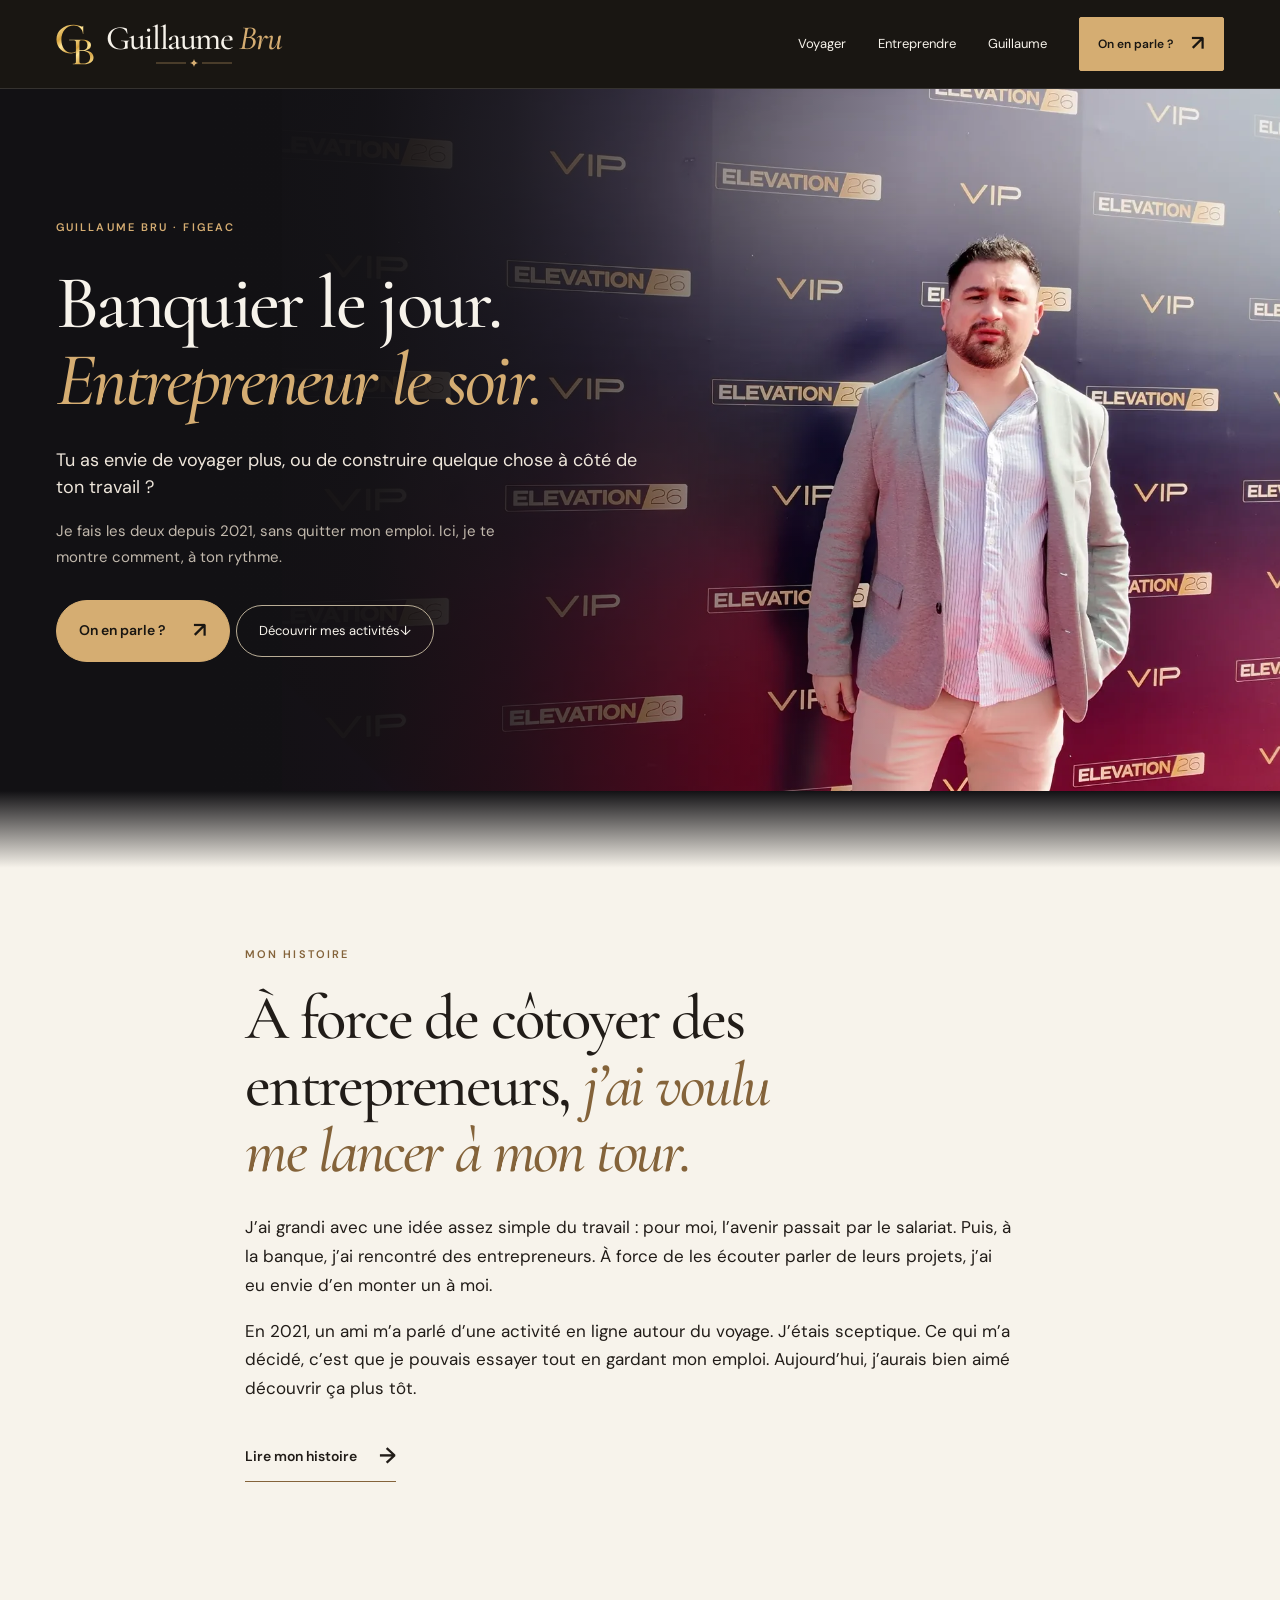
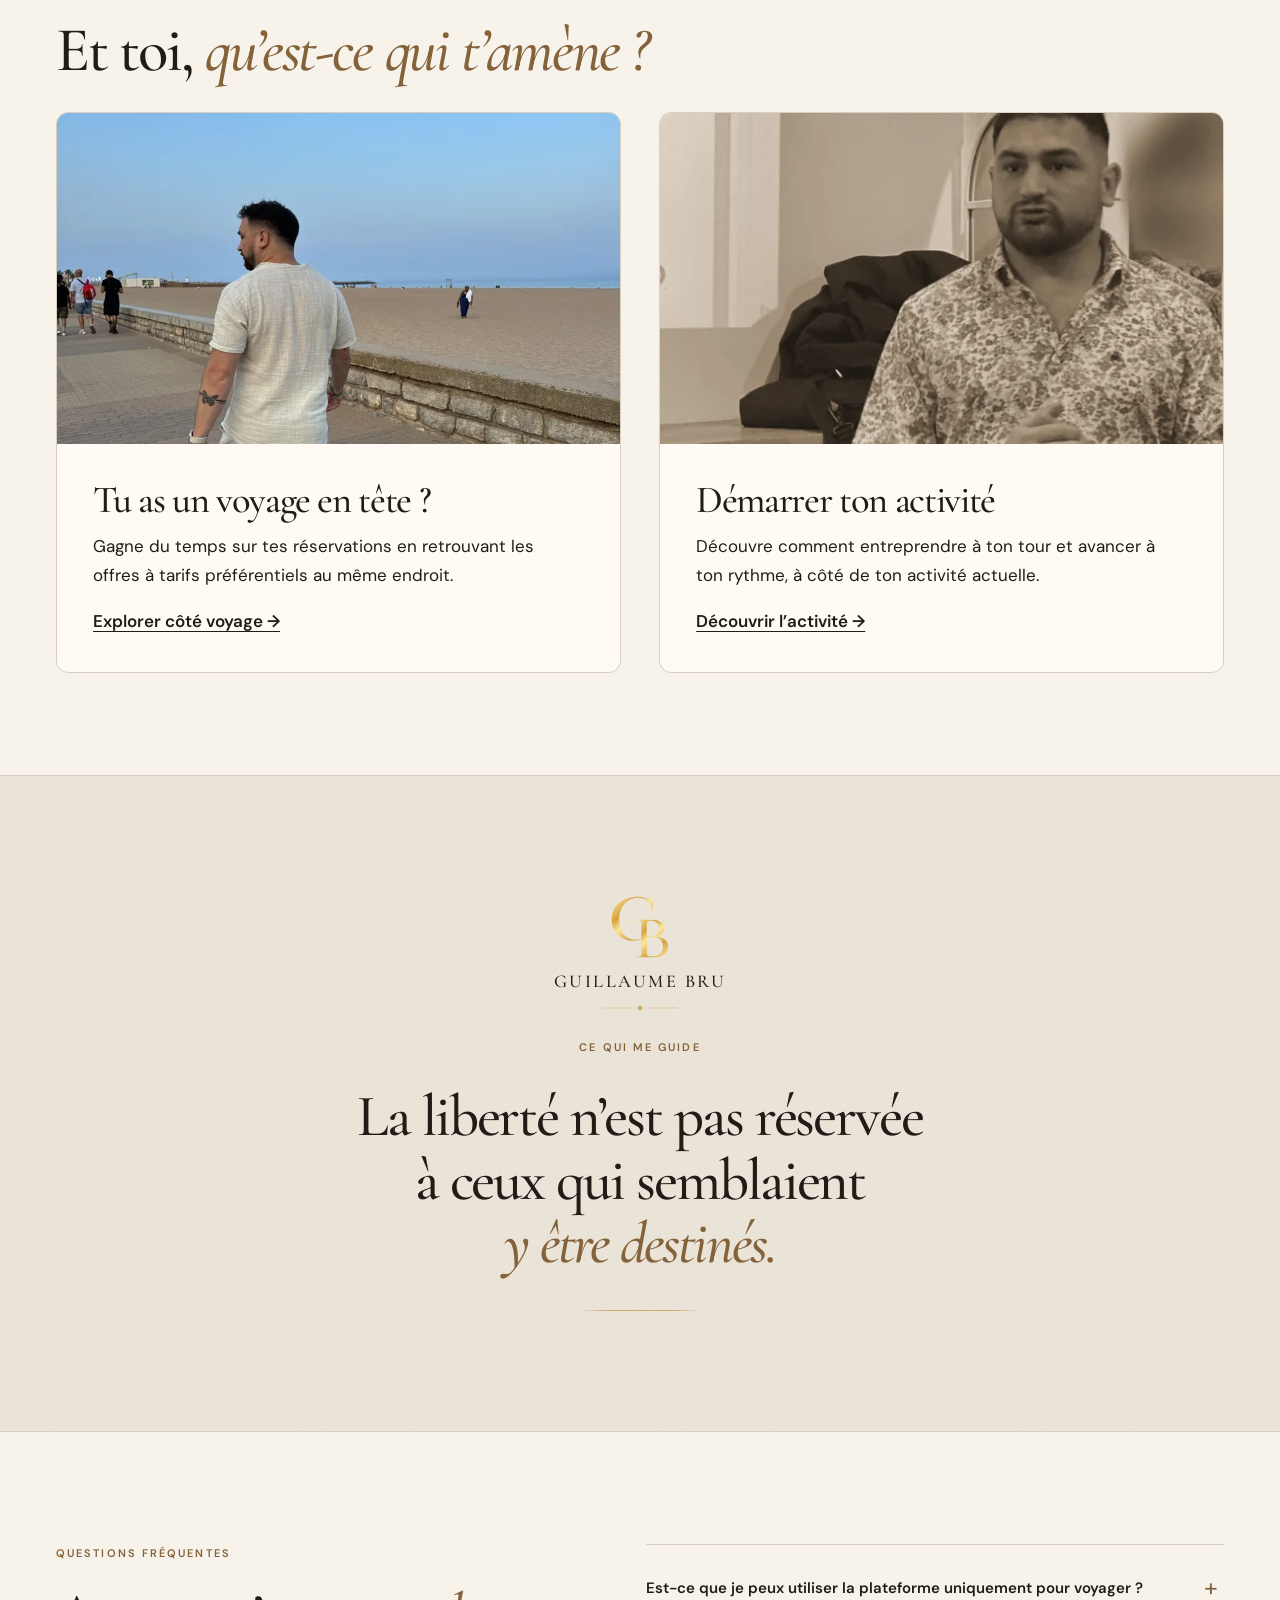
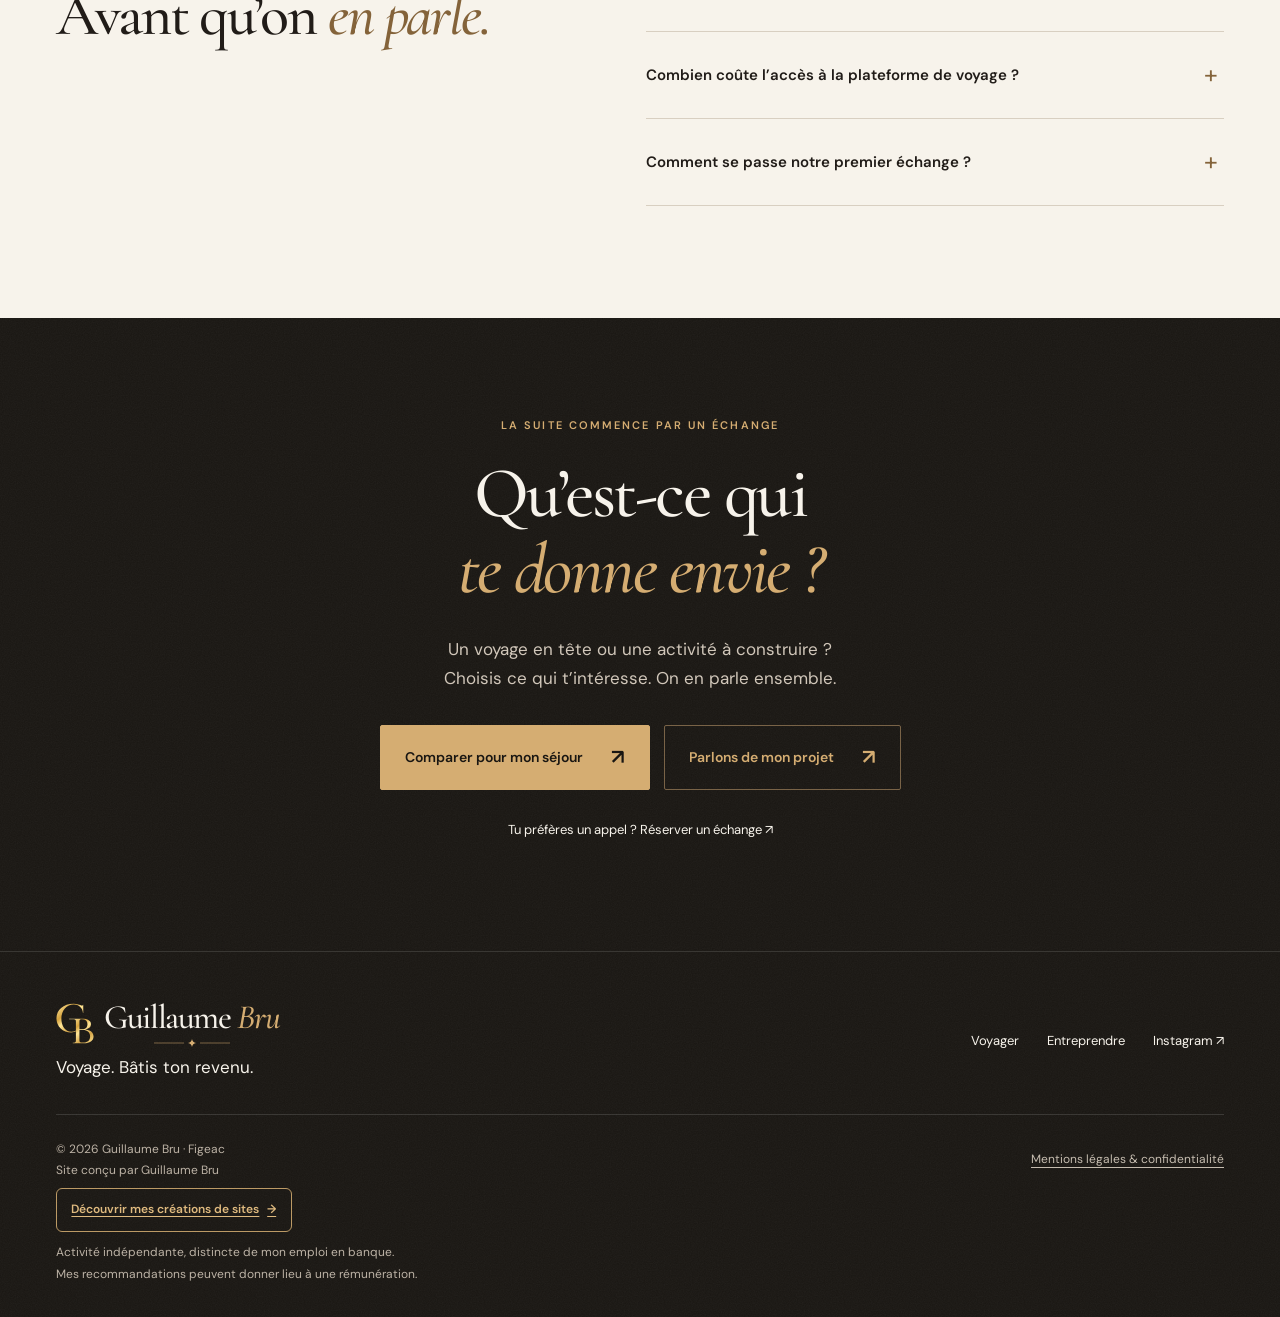
<file: index.html>
<!doctype html><html lang="fr"><head><meta charset="utf-8"><script>document.documentElement.classList.add('js');setTimeout(function(){if(!window.__revealReady)document.documentElement.classList.add('reveal-all')},3500)</script><meta name="viewport" content="width=device-width,initial-scale=1"><meta name="theme-color" content="#191612"><meta name="robots" content="index,follow"><title>Guillaume Bru — Voyage mieux. Construis une activité à toi.</title><meta name="description" content="Voyage à prix préférentiels grâce à la plateforme privée que j’utilise, et découvre comment je construis une activité à côté de mon emploi."><meta property="og:title" content="Guillaume Bru — Voyage mieux. Construis une activité à toi."><meta property="og:description" content="Voyage à prix préférentiels grâce à la plateforme privée que j’utilise, et découvre comment je construis une activité à côté de mon emploi."><meta property="og:type" content="website"><meta property="og:site_name" content="Guillaume Bru"><meta property="og:locale" content="fr_FR"><meta property="og:url" content="https://guillaumebru.com/"><meta property="og:image" content="https://guillaumebru.com/assets/og-card.jpg?v=2"><meta property="og:image:width" content="1200"><meta property="og:image:height" content="630"><meta property="og:image:alt" content="Guillaume Bru — Banquier le jour. Entrepreneur le soir."><meta name="twitter:card" content="summary_large_image"><link rel="canonical" href="https://guillaumebru.com/"><link rel="preload" href="assets/editorial.woff2" as="font" type="font/woff2" crossorigin><link rel="preload" href="assets/sans.woff2" as="font" type="font/woff2" crossorigin><link rel="stylesheet" href="site.css?v=20261110-premium"><script src="app.js?v=20261110-premium" defer></script><script type="application/ld+json">{"@context": "https://schema.org", "@type": "Person", "name": "Guillaume Bru", "url": "https://guillaumebru.com/", "image": "https://guillaumebru.com/assets/night-800.webp", "jobTitle": "Entrepreneur indépendant", "description": "Banquier le jour, entrepreneur le soir. Voyages et entrepreneuriat accompagné.", "address": {"@type": "PostalAddress", "addressLocality": "Figeac", "postalCode": "46100", "addressCountry": "FR"}, "sameAs": ["https://www.instagram.com/guillaume.bru_/"]}</script><script type="application/ld+json">{"@context": "https://schema.org", "@type": "WebSite", "name": "Guillaume Bru", "alternateName": "guillaumebru.com", "url": "https://guillaumebru.com/"}</script><link rel="stylesheet" href="assets/accueil-video.css?v=3"><link rel="stylesheet" href="assets/signature-gb.css?v=credit5"><link rel="icon" href="favicon-48.png?v=gb3" type="image/png" sizes="48x48"><link rel="icon" href="favicon.svg?v=gb3" type="image/svg+xml" sizes="any"><link rel="apple-touch-icon" href="apple-touch-icon.png?v=gb3"></head><body data-page="home"><a class="skip-link" href="#main">Aller au contenu</a><header class="site-header"><div class="wrap header-inner"><a class="brand signature-gb" href="index.html" aria-label="Guillaume Bru, accueil"><img src="assets/monogramme-gb.svg" alt="" width="38" height="41"><span>Guillaume <em>Bru</em></span></a><button class="menu-toggle" aria-expanded="false" aria-controls="main-navigation">Menu</button><nav class="header-nav" id="main-navigation" aria-label="Navigation principale"><a href="voyages.html">Voyager</a><a href="activite.html">Entreprendre</a><a href="histoire.html">Guillaume</a><a class="button" href="#contact">On en parle ? <span aria-hidden="true">↗</span></a></nav></div></header><main id="main">
<section class="hero hero-dark accueil-video" aria-labelledby="home-title"><picture id="accueil-media"><source media="(min-width:721px) and (hover:hover)" srcset="assets/accueil-poster.webp?v=4k"><img class="accueil-film" src="assets/accueil-mobile.webp?v=4k" alt="" aria-hidden="true" fetchpriority="high"></picture>
<script>
(() => {
  const picture = document.getElementById('accueil-media');
  const source = picture.querySelector('source');
  const desktop = window.matchMedia(source.media);
  const poster = source.srcset;
  let stop;
  function update() {
    if (stop) stop();
    source.srcset = poster;
    if (!desktop.matches) return;

    const film = document.createElement('video');
    film.className = 'accueil-film';
    film.setAttribute('aria-hidden', 'true');
    film.muted = true;
    film.loop = true;
    film.playsInline = true;
    film.disablePictureInPicture = true;
    film.style.opacity = '0';
    let previousTime = 0;
    let lastProgress = Date.now();
    function fallback() {
      if (!film.isConnected) return;
      source.srcset = picture.querySelector('img').getAttribute('src');
      stop();
    }
    function progress() {
      if (film.currentTime === previousTime) return;
      previousTime = film.currentTime;
      lastProgress = Date.now();
      film.style.opacity = '1';
    }
    const watchdog = setInterval(() => {
      if (document.hidden) lastProgress = Date.now();
      else if (Date.now() - lastProgress > 5000) fallback();
    }, 1000);
    stop = () => {
      clearInterval(watchdog);
      film.remove();
      film.removeAttribute('src');
      film.load();
      stop = undefined;
    };
    film.addEventListener('timeupdate', progress);
    film.addEventListener('error', fallback);
    picture.after(film);
    film.src = 'assets/accueil-boucle.mp4?v=4k';
    film.play().catch(fallback);
  }
  desktop.addEventListener('change', update);
  update();
})();
</script><div class="wrap hero-grid"><div class="hero-copy"><span class="eyebrow">Guillaume Bru · Figeac</span><h1 id="home-title"><span class="line"><span>Banquier le jour.</span></span> <em><span class="line"><span>Entrepreneur le soir.</span></span></em></h1><p class="hero-lead">Tu as envie de voyager plus, ou de construire quelque chose à côté de ton travail&nbsp;?</p><p>Je fais les deux depuis 2021, sans quitter mon emploi. Ici, je te montre comment, à ton rythme.</p><a class="button" href="#contact">On en parle ? <span aria-hidden="true">↗</span></a><a class="quiet-link" href="#voyager">Découvrir mes activités <span class="arrow-down" aria-hidden="true">↓</span></a></div></div></section>
<link rel="stylesheet" href="assets/accueil-parcours.css">
<section class="home-story" id="guillaume" aria-labelledby="home-story-title">
  <div class="wrap"><div class="home-story-copy">
    <span class="eyebrow">Mon histoire</span>
    <h2 id="home-story-title">À force de côtoyer des entrepreneurs, <em>j’ai voulu me lancer à mon tour.</em></h2>
    <p>J’ai grandi avec une idée assez simple du travail : pour moi, l’avenir passait par le salariat. Puis, à la banque, j’ai rencontré des entrepreneurs. À force de les écouter parler de leurs projets, j’ai eu envie d’en monter un à moi.</p>
    <p>En 2021, un ami m’a parlé d’une activité en ligne autour du voyage. J’étais sceptique. Ce qui m’a décidé, c’est que je pouvais essayer tout en gardant mon emploi. Aujourd’hui, j’aurais bien aimé découvrir ça plus tôt.</p>
    <a class="text-link" href="histoire.html">Lire mon histoire <span aria-hidden="true">→</span></a>
  </div></div>
</section>
<section class="home-doors wrap" id="voyager" aria-labelledby="doors-title">
  <h2 id="doors-title">Et toi, <em>qu’est-ce qui t’amène&nbsp;?</em></h2>
  <div class="home-door-grid">
    <a class="home-door" href="voyages.html"><img src="assets/linen-800.webp" srcset="assets/linen-480.webp 480w, assets/linen-800.webp 800w, assets/linen-1200.webp 1200w" sizes="(max-width: 700px) 90vw, 45vw" width="1200" height="1600" alt="Guillaume en tenue de lin claire, sur une promenade en bord de mer" loading="lazy" decoding="async"><div><h3>Tu as un voyage en tête ?</h3><p>Gagne du temps sur tes réservations en retrouvant les offres à tarifs préférentiels au même endroit.</p><span class="home-door-link">Explorer côté voyage →</span></div></a>
    <a class="home-door" href="activite.html" id="entreprendre"><img src="assets/talk-570.webp" srcset="assets/talk-480.webp 480w, assets/talk-570.webp 570w" sizes="(max-width: 700px) 90vw, 45vw" width="570" height="855" alt="Guillaume présente le service lors d’une rencontre" loading="lazy" decoding="async"><div><h3>Démarrer ton activité</h3><p>Découvre comment entreprendre à ton tour et avancer à ton rythme, à côté de ton activité actuelle.</p><span class="home-door-link">Découvrir l’activité →</span></div></a>
  </div>
</section>
<section id="ce-qui-me-guide" class="manifesto" aria-labelledby="manifesto-title"><div class="wrap manifesto-inner"><div class="signature-gb manifesto-brand"><img src="assets/monogramme-gb.svg" alt="" width="58" height="62"><span>Guillaume Bru</span></div><span class="eyebrow" id="manifesto-title">Ce qui me guide</span><blockquote><p>La liberté n’est pas réservée<br class="br-wide"> à&nbsp;ceux qui semblaient<br class="br-wide"> <em>y être destinés.</em></p></blockquote><span class="hairline" aria-hidden="true"></span></div></section>
<section class="section wrap faq-section" aria-labelledby="accueil-faq-titre">
  <div><span class="eyebrow">Questions fréquentes</span><h2 id="accueil-faq-titre">Avant qu’on <em>en parle.</em></h2></div>
  <div class="faq">
        <details><summary>Est-ce que je peux utiliser la plateforme uniquement pour voyager ? <span aria-hidden="true">+</span></summary><p>Oui. Tu peux réserver tes séjours et profiter des tarifs membres sans vendre ni recruter.</p></details>
        <details><summary>Combien coûte l’accès à la plateforme de voyage ? <span aria-hidden="true">+</span></summary><p>Ça dépend de ta façon de voyager. Il existe plusieurs formules. Je te montre ce que chacune inclut, son coût à l’inscription et les frais à prévoir ensuite. On regarde ensemble laquelle a du sens pour toi, selon tes voyages et ton budget.</p></details>
        <details><summary>Comment se passe notre premier échange ? <span aria-hidden="true">+</span></summary><p>Tu me racontes ce qui t’amène. Si tu as un voyage en tête, on part de ta destination et de tes dates. Si c’est l’activité qui t’intéresse, on parle de ton projet, du fonctionnement et des coûts. Tu poses tes questions et tu décides de la suite, à ton rythme.</p></details>
      </div>
</section>
<section class="contact-section" id="contact"><div class="wrap contact-inner"><span class="eyebrow">La suite commence par un échange</span><h2>Qu’est-ce qui<br><em>te donne envie&nbsp;?</em></h2><p>Un voyage en tête ou une activité à construire ?<br>Choisis ce qui t’intéresse. On en parle ensemble.</p><div class="contact-actions"><a class="button" href="https://wa.me/33670026814?text=Bonjour%20Guillaume%2C%20je%20souhaite%20comparer%20pour%20mon%20prochain%20s%C3%A9jour.%20Voici%20ma%20destination%2C%20mes%20dates%20et%20le%20nombre%20de%20voyageurs%20%3A%20" target="_blank" rel="noopener noreferrer">Comparer pour mon séjour <span aria-hidden="true">↗</span></a><a class="button button-outline" href="https://wa.me/33670026814?text=Bonjour%20Guillaume%2C%20je%20viens%20de%20d%C3%A9couvrir%20ton%20site.%20J%E2%80%99aimerais%20en%20savoir%20plus%20sur%20l%E2%80%99activit%C3%A9%20de%20recommandation%20et%20ton%20accompagnement.%20Peut-on%20en%20parler%20%3F" target="_blank" rel="noopener noreferrer">Parlons de mon projet <span aria-hidden="true">↗</span></a></div><a class="quiet-link" href="https://calendly.com/guillaume-bru/cae" target="_blank" rel="noopener noreferrer" data-calendly>Tu préfères un appel ? Réserver un échange ↗</a></div></section>
</main>
<footer class="site-footer"><div class="wrap"><div class="footer-top"><div class="footer-brand"><div><a class="brand signature-gb" href="index.html" aria-label="Guillaume Bru, accueil"><img src="assets/monogramme-gb.svg" alt="" width="38" height="41"><span>Guillaume <em>Bru</em></span></a><p>Voyage. Bâtis ton revenu.</p></div></div><nav class="footer-links" aria-label="Navigation de pied de page"><a href="voyages.html">Voyager</a><a href="activite.html">Entreprendre</a><a href="https://www.instagram.com/guillaume.bru_/" target="_blank" rel="noopener noreferrer">Instagram ↗</a></nav></div><div class="footer-bottom"><p>© 2026 Guillaume Bru · Figeac<br>Site conçu par Guillaume Bru<br><a class="creation-link" href="creation-de-sites.html">Découvrir mes créations de sites <span aria-hidden="true">→</span></a><br>Activité indépendante, distincte de mon emploi en banque.<br>Mes recommandations peuvent donner lieu à une rémunération.</p><button class="plain-button" data-open="information-dialog">Mentions légales &amp; confidentialité</button></div></div></footer><dialog id="information-dialog" class="modal" aria-labelledby="information-title"><button class="modal-close" data-close aria-label="Fermer les mentions légales">✕</button><span class="eyebrow">Mentions légales &amp; confidentialité</span><h2 id="information-title">Pour en savoir plus.</h2><h3>Éditeur du site</h3><p>Guillaume Bru, entrepreneur individuel (EI) · micro-entreprise<br>SIREN 101 064 566 · SIRET 101 064 566 00017<br>Mandataire indépendant en services de voyages (APE 7990Z)<br>46100 Figeac, France<br>Directeur de la publication : Guillaume Bru</p><h3>Contact</h3><p><a href="mailto:guillaume.bru46@gmail.com">guillaume.bru46@gmail.com</a><br><a href="https://wa.me/33670026814" target="_blank" rel="noopener noreferrer">WhatsApp : 06 70 02 68 14 ↗</a></p><h3>Hébergement</h3><p>GitHub, Inc. · 88 Colin P. Kelly Jr. Street, San Francisco, CA 94107, États-Unis · +1 877 448 4820</p><h3>Mon activité</h3><p>Je recommande la plateforme Travel Advantage dans le cadre de mon activité indépendante auprès de MWR Life. Certaines recommandations peuvent me donner droit à une rémunération. Cette activité est distincte de mon emploi en banque.</p><h3>Tes données</h3><p>Ce site n’intègre pas de formulaire de collecte. Pour connaître sa fréquentation (nombre de visites, pages vues, provenance), il utilise Cloudflare Web Analytics, qui ne dépose pas de cookie et ne te suit pas d’un site à l’autre. Les échanges se font via WhatsApp, Calendly ou Instagram. La vidéo YouTube et l’agenda Calendly ne se chargent dans la page que lorsque tu cliques pour les ouvrir. Ces services appliquent leurs propres conditions et politiques de confidentialité. L’hébergeur peut enregistrer des données techniques de connexion, comme l’adresse IP, pour assurer le fonctionnement et la sécurité du site.</p><h3>Photos et médias</h3><p>Les photos personnelles sont utilisées pour présenter mon univers. Les mentions de médias renvoient aux contenus consacrés à la plateforme ou à l’entreprise ; elles ne constituent pas une recommandation de leur part.</p></dialog><!-- Cloudflare Web Analytics --><script type='module' src='https://static.cloudflareinsights.com/beacon.min.js' data-cf-beacon='{"token": "7118e7da68ed434f9c228f956c5463e0"}'></script><!-- End Cloudflare Web Analytics --></body></html>
</file>
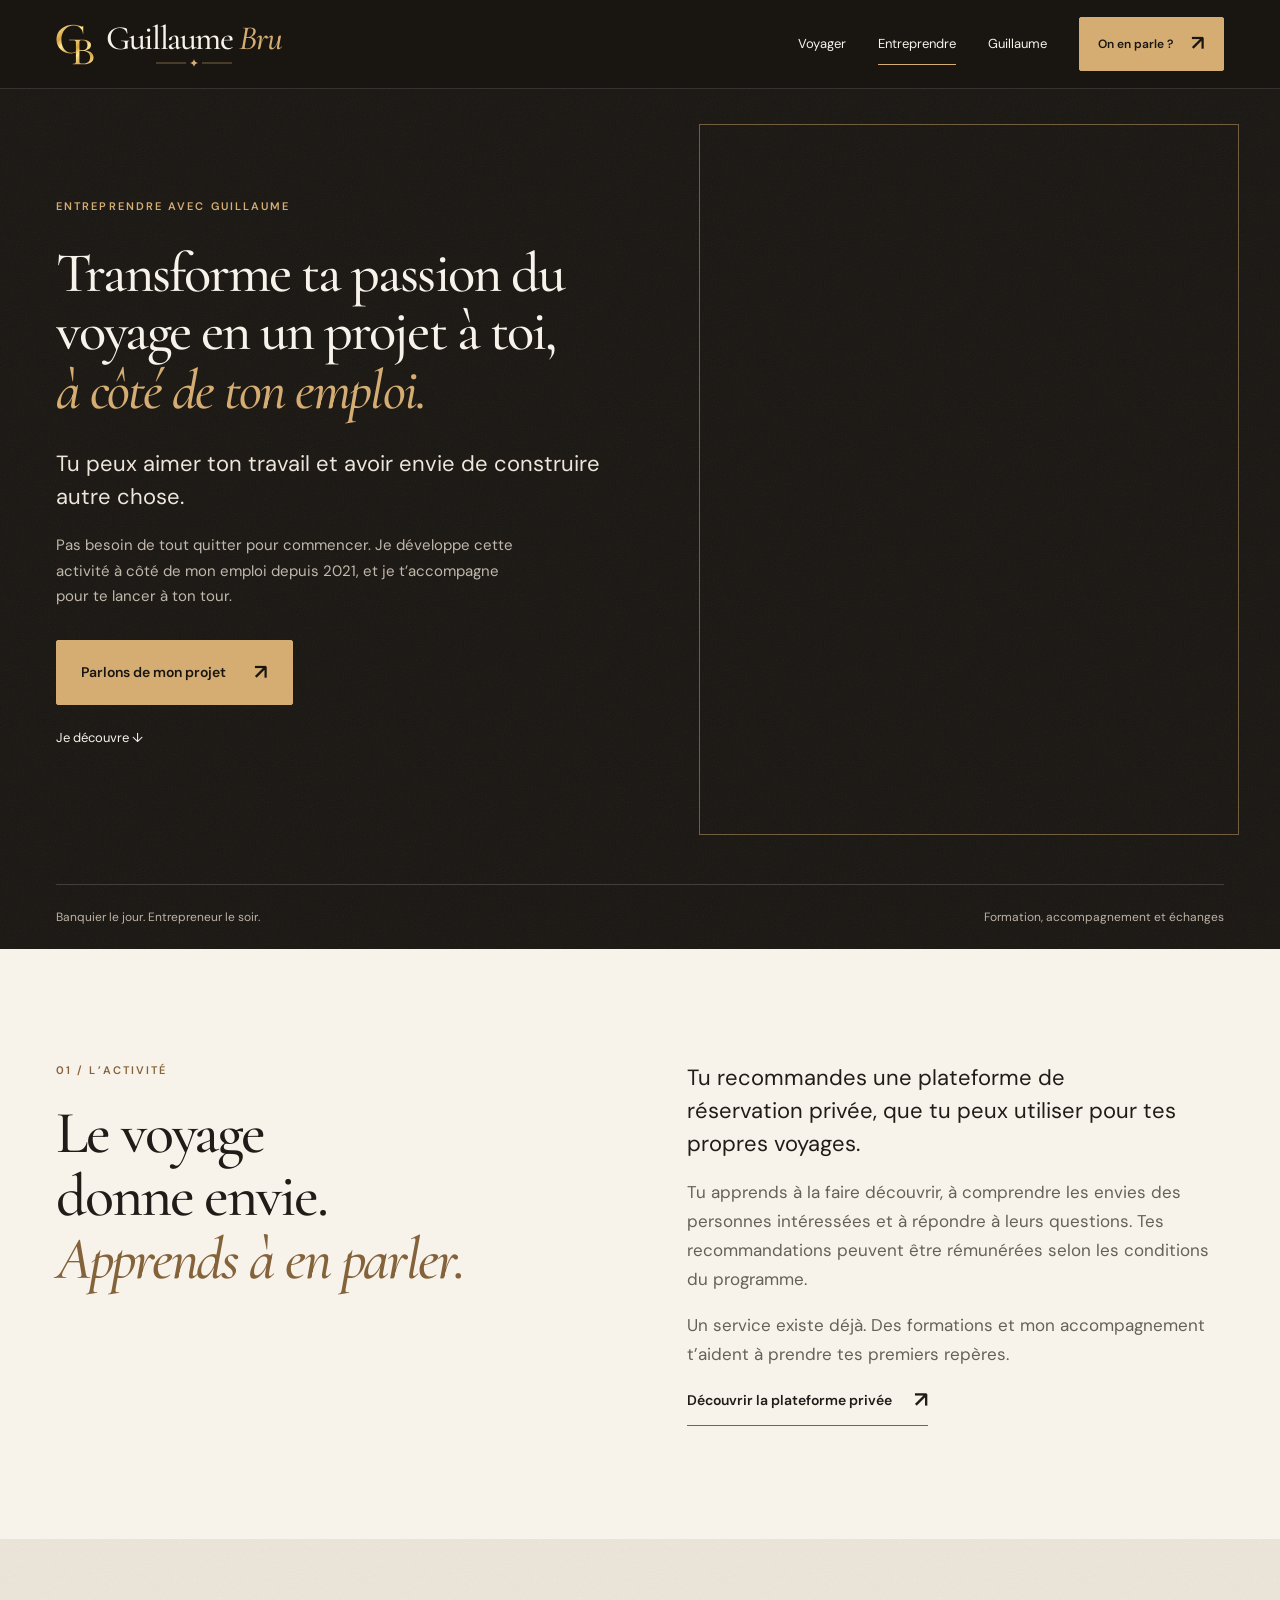
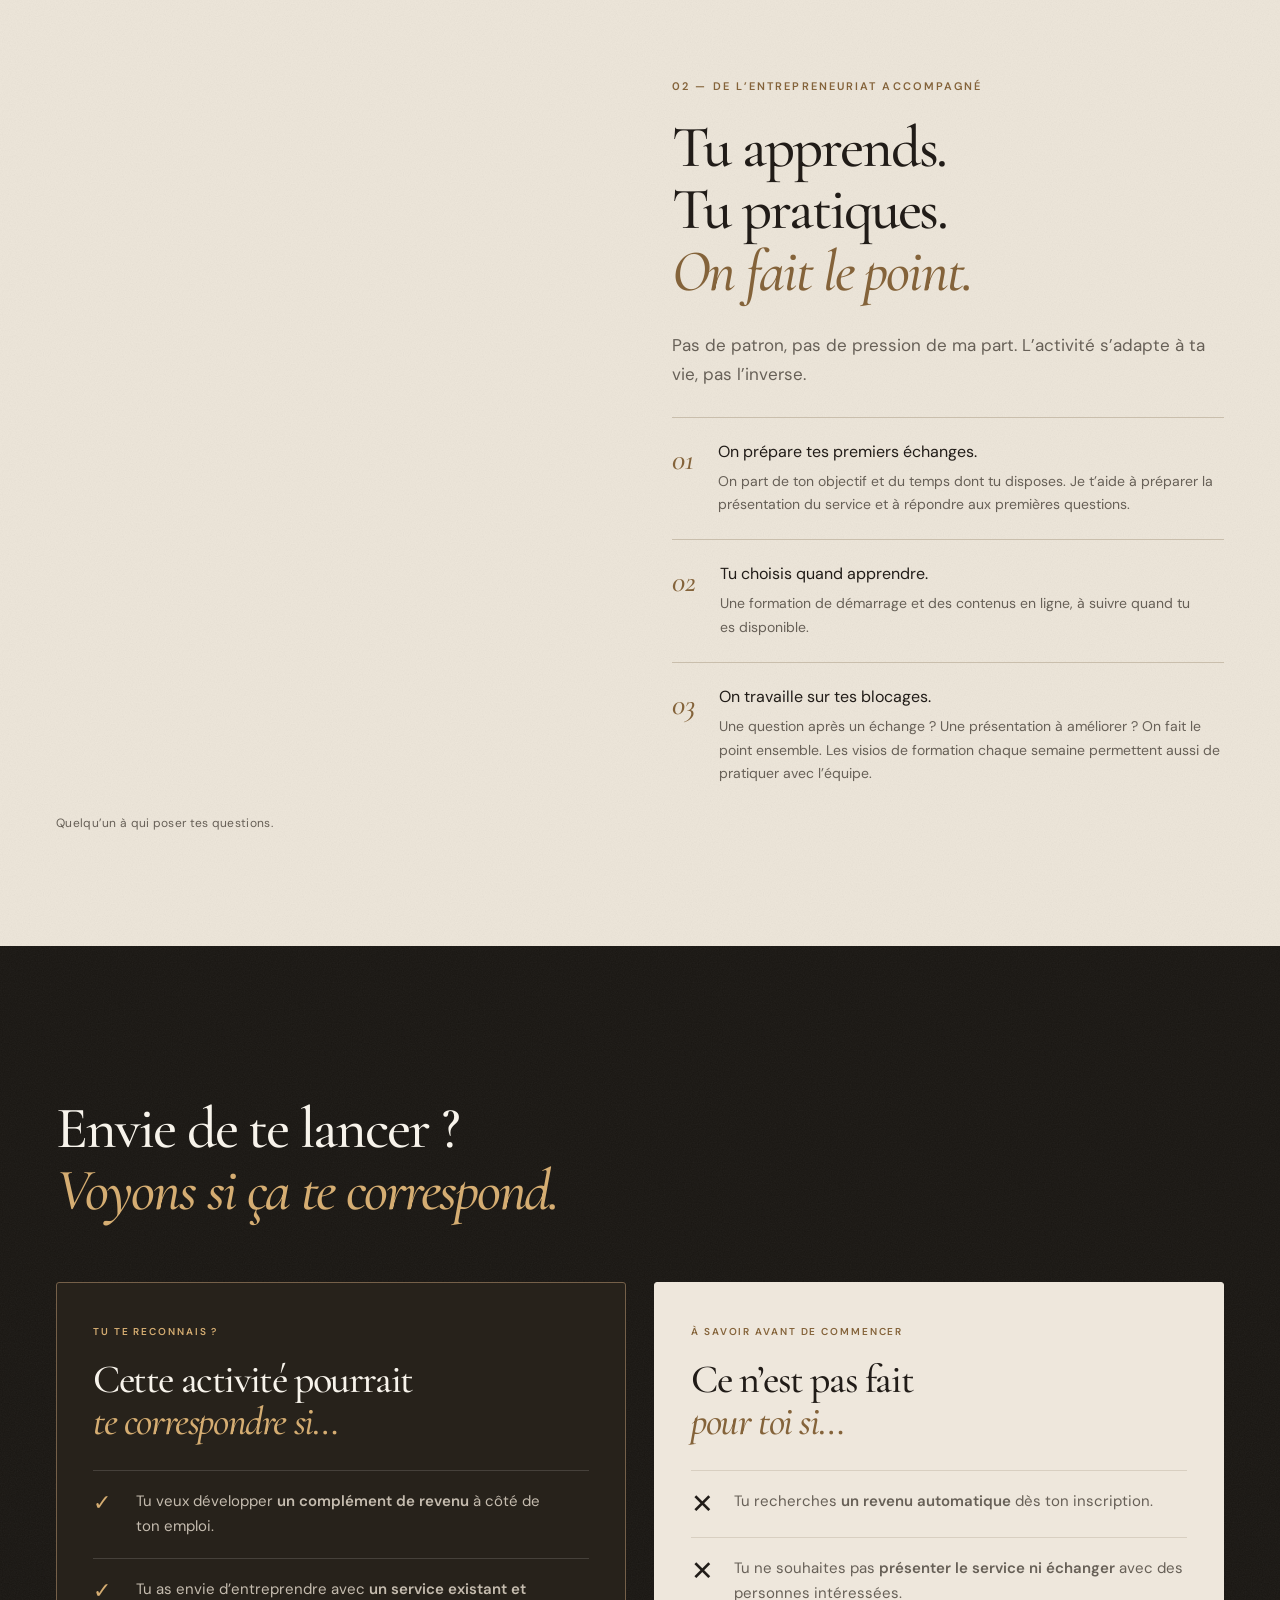
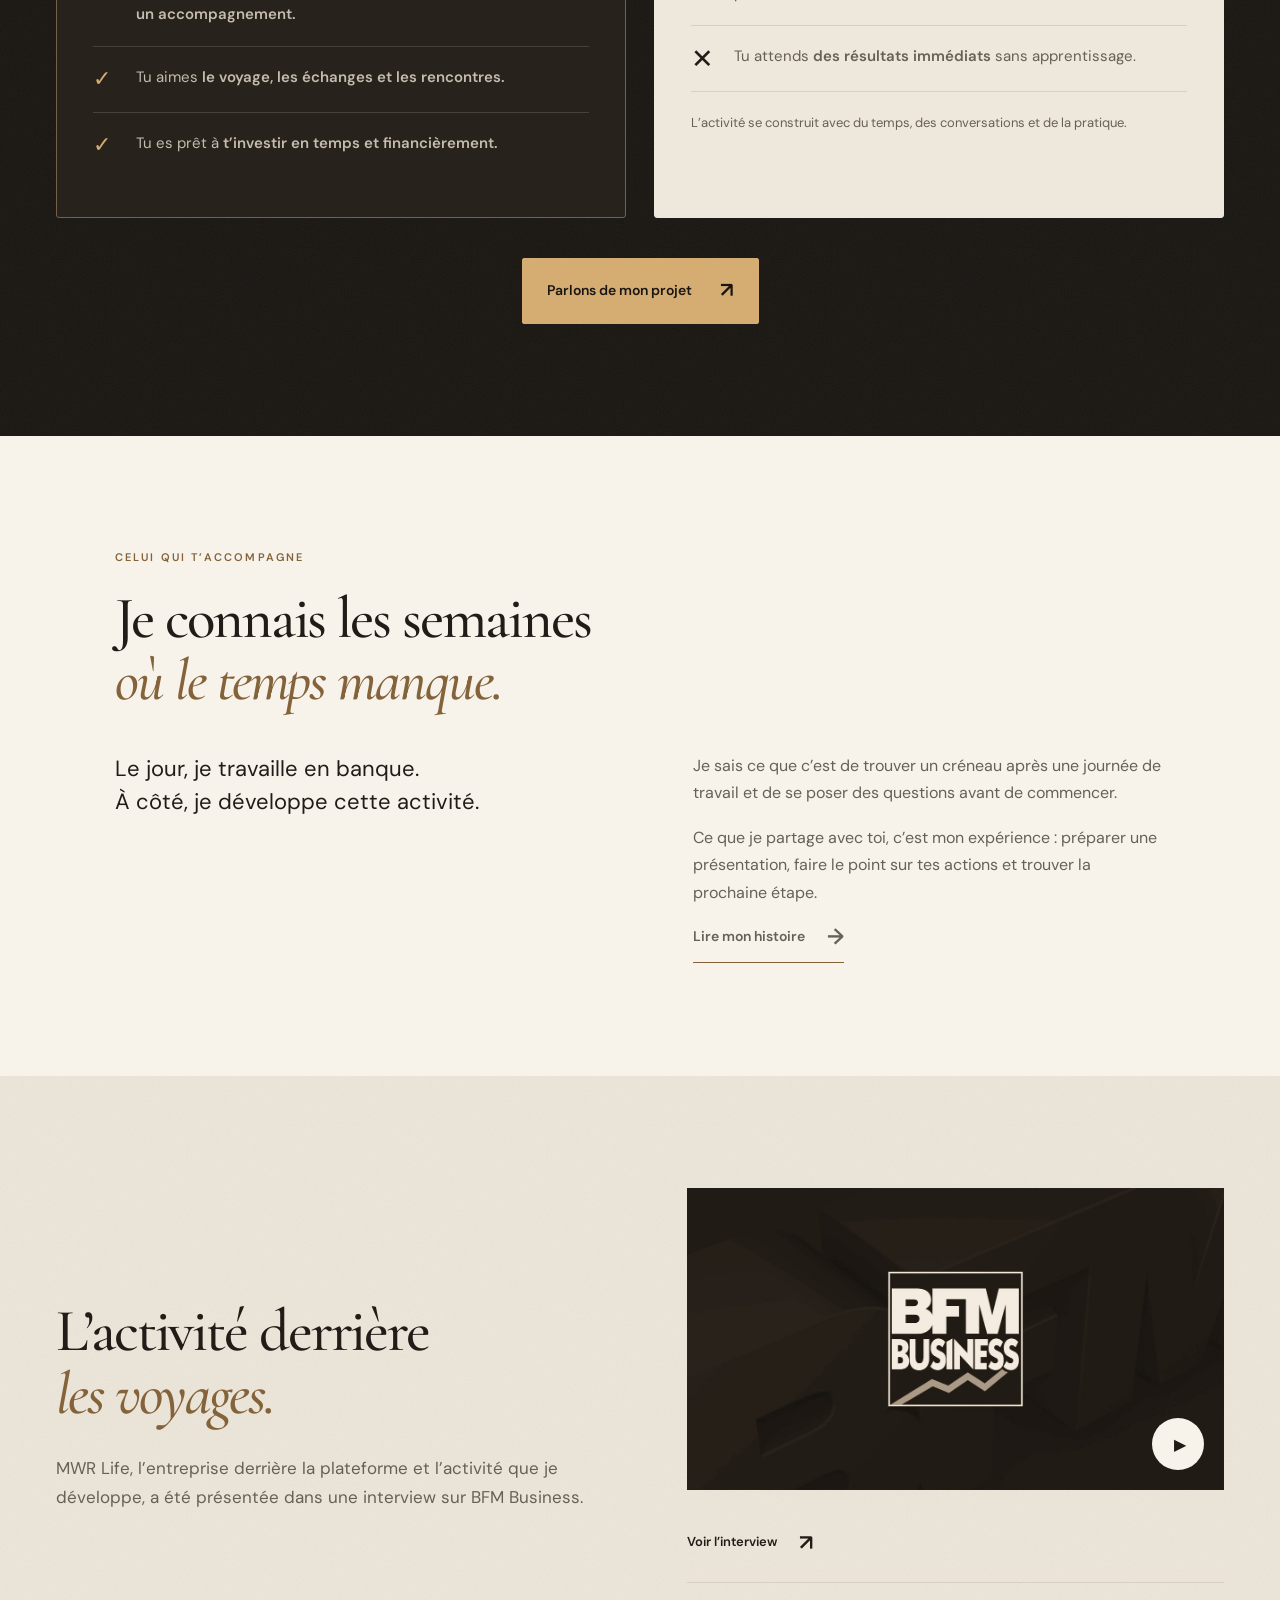
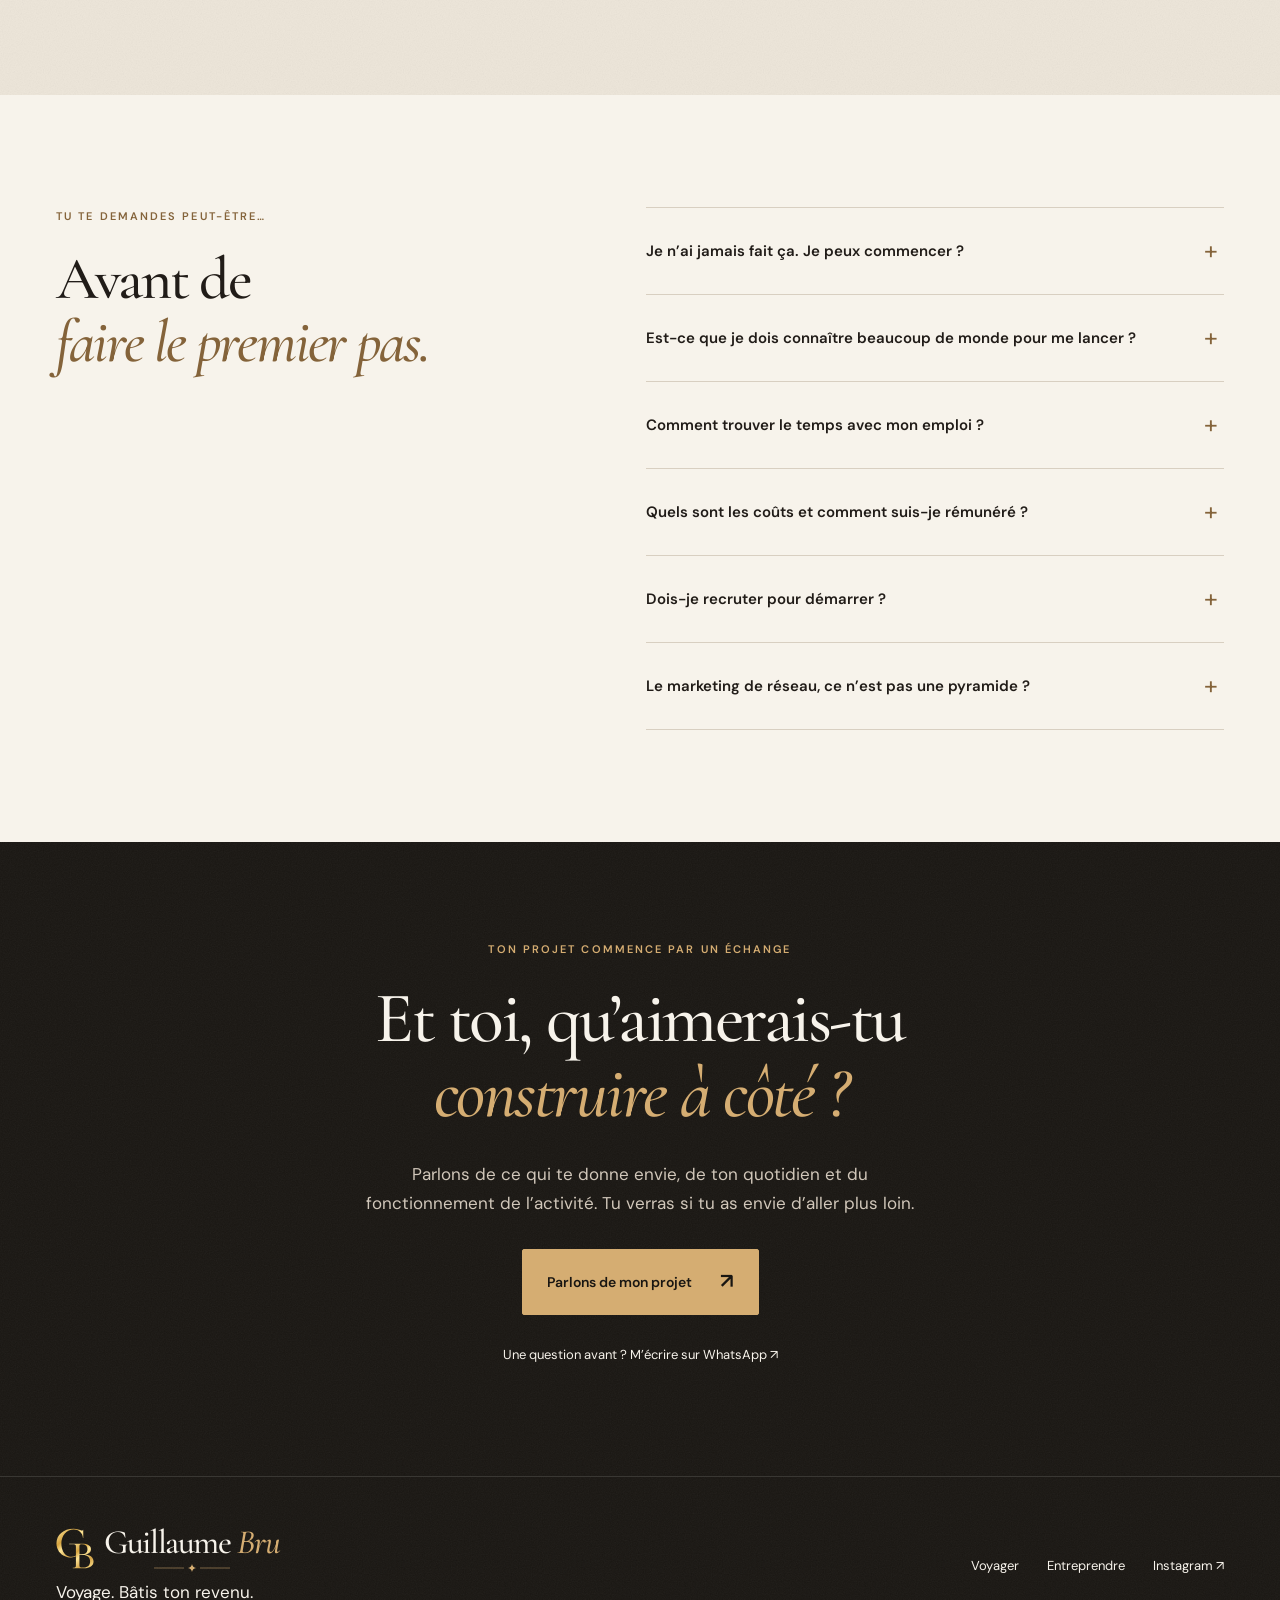
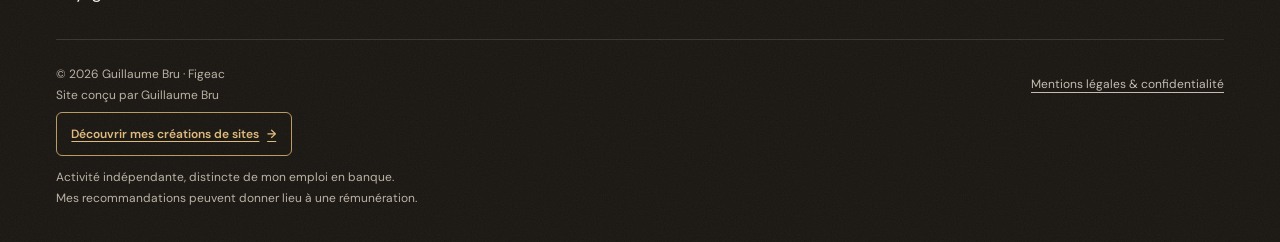
<file: activite.html>
<!doctype html><html lang="fr"><head><meta charset="utf-8"><script>document.documentElement.classList.add('js');setTimeout(function(){if(!window.__revealReady)document.documentElement.classList.add('reveal-all')},3500)</script><meta name="viewport" content="width=device-width,initial-scale=1"><meta name="theme-color" content="#191612"><meta name="robots" content="index,follow"><title>Transforme ta passion du voyage en activité — Guillaume Bru</title><meta name="description" content="Tu peux aimer ton travail et construire autre chose. Je t’accompagne pour lancer une activité autour du voyage, à côté de ton emploi."><meta property="og:title" content="Transforme ta passion du voyage en activité — Guillaume Bru"><meta property="og:description" content="Tu peux aimer ton travail et construire autre chose. Je t’accompagne pour lancer une activité autour du voyage, à côté de ton emploi."><meta property="og:type" content="website"><meta property="og:site_name" content="Guillaume Bru"><meta property="og:locale" content="fr_FR"><meta property="og:url" content="https://guillaumebru.com/activite.html"><meta property="og:image" content="https://guillaumebru.com/assets/og-card.jpg?v=2"><meta property="og:image:width" content="1200"><meta property="og:image:height" content="630"><meta property="og:image:alt" content="Guillaume Bru — Banquier le jour. Entrepreneur le soir."><meta name="twitter:card" content="summary_large_image"><link rel="canonical" href="https://guillaumebru.com/activite.html"><link rel="preload" href="assets/editorial.woff2" as="font" type="font/woff2" crossorigin><link rel="preload" href="assets/sans.woff2" as="font" type="font/woff2" crossorigin><link rel="stylesheet" href="site.css?v=20261110-premium"><script src="app.js?v=20261110-premium" defer></script><link rel="stylesheet" href="assets/signature-gb.css?v=credit5"><link rel="icon" href="favicon-48.png?v=gb3" type="image/png" sizes="48x48"><link rel="icon" href="favicon.svg?v=gb3" type="image/svg+xml" sizes="any"><link rel="apple-touch-icon" href="apple-touch-icon.png?v=gb3"></head><body data-page="activity"><a class="skip-link" href="#main">Aller au contenu</a><header class="site-header"><div class="wrap header-inner"><a class="brand signature-gb" href="index.html" aria-label="Guillaume Bru, accueil"><img src="assets/monogramme-gb.svg" alt="" width="38" height="41"><span>Guillaume <em>Bru</em></span></a><button class="menu-toggle" aria-expanded="false" aria-controls="main-navigation">Menu</button><nav class="header-nav" id="main-navigation" aria-label="Navigation principale"><a href="voyages.html">Voyager</a><a href="activite.html" aria-current="page">Entreprendre</a><a href="histoire.html">Guillaume</a><a class="button" href="#contact">On en parle ? <span aria-hidden="true">↗</span></a></nav></div></header><main id="main" class="">
  <section class="hero hero-dark" aria-labelledby="activity-title">
    <div class="wrap hero-grid">
      <div class="hero-copy">
        <span class="eyebrow">Entreprendre avec Guillaume</span>
        <h1 id="activity-title" class="promise-title"><span class="line"><span>Transforme ta passion du voyage en un projet à toi,</span></span> <em><span class="line"><span>à côté de ton emploi.</span></span></em></h1>
        <p class="hero-lead">Tu peux aimer ton travail et avoir envie de construire autre chose.</p>
        <p>Pas besoin de tout quitter pour commencer. Je développe cette activité à côté de mon emploi depuis 2021, et je t’accompagne pour te lancer à ton tour.</p>
        <a class="button" href="https://calendly.com/guillaume-bru/cae" target="_blank" rel="noopener noreferrer" data-calendly>Parlons de mon projet <span aria-hidden="true">↗</span></a>
        <a class="quiet-link" href="#fonctionnement">Je découvre <span class="arrow-down" aria-hidden="true">↓</span></a>
      </div>
      <figure class="hero-photo activity-hero-photo">
        <img src="assets/costume-800.webp" srcset="assets/costume-480.webp 480w, assets/costume-800.webp 800w, assets/costume-1200.webp 1169w" sizes="(max-width: 620px) calc(100vw - 40px), (max-width: 820px) 44vw, 560px" width="1169" height="1559" alt="Guillaume en costume dans un patio" loading="eager" fetchpriority="high" decoding="async">
      </figure>
    </div>
    <div class="wrap hero-baseline"><span>Banquier le jour. Entrepreneur le soir.</span><span>Formation, accompagnement et échanges</span></div>
  </section>

  <section class="service-grid wrap section" id="fonctionnement">
    <div><span class="eyebrow">01 / L’activité</span><h2>Le voyage<br>donne envie.<br><em>Apprends à en parler.</em></h2></div>
    <div class="section-copy">
      <p class="lead">Tu recommandes une plateforme de réservation privée, que tu peux utiliser pour tes propres voyages.</p>
      <p>Tu apprends à la faire découvrir, à comprendre les envies des personnes intéressées et à répondre à leurs questions. Tes recommandations peuvent être rémunérées selon les conditions du programme.</p>
      <p>Un service existe déjà. Des formations et mon accompagnement t’aident à prendre tes premiers repères.</p>
      <a class="text-link" href="voyages.html">Découvrir la plateforme privée <span aria-hidden="true">↗</span></a>
    </div>
  </section>
<section class="section support-section" id="accompagnement"><div class="wrap offer-grid"><figure class="editorial-photo training-photo"><img src="assets/talk-570.webp" srcset="assets/talk-480.webp 480w, assets/talk-570.webp 570w" sizes="(max-width: 620px) calc(100vw - 40px), (max-width: 820px) 44vw, 560px" width="570" height="855" alt="Guillaume présente le service lors d’une rencontre" loading="lazy" decoding="async"><figcaption>Quelqu’un à qui poser tes questions.</figcaption></figure><div class="section-copy"><span class="eyebrow">02 — De l’entrepreneuriat accompagné</span><h2>Tu apprends.<br>Tu pratiques.<br><em>On fait le point.</em></h2><p>Pas de patron, pas de pression de ma part. L’activité s’adapte à ta vie, pas l’inverse.</p><ol class="support-list"><li><span class="index">01</span><div><h3>On prépare tes premiers échanges.</h3><p>On part de ton objectif et du temps dont tu disposes. Je t’aide à préparer la présentation du service et à répondre aux premières questions.</p></div></li><li><span class="index">02</span><div><h3>Tu choisis quand apprendre.</h3><p>Une formation de démarrage et des contenus en ligne, à suivre quand tu es disponible.</p></div></li><li><span class="index">03</span><div><h3>On travaille sur tes blocages.</h3><p>Une question après un échange ? Une présentation à améliorer ? On fait le point ensemble. Les visios de formation chaque semaine permettent aussi de pratiquer avec l’équipe.</p></div></li></ol></div></div></section>
  <section class="section dark-section" id="pour-toi" aria-labelledby="fit-title"><div class="wrap">
    <div class="section-heading"><span class="eyebrow">03 / Est-ce que tu t’y retrouves&nbsp;?</span><h2 id="fit-title">Envie de te lancer&nbsp;?<br><em>Voyons si ça te correspond.</em></h2></div>
    <div class="fit-grid">
      <article class="fit-card fit-yes">
        <span class="eyebrow">Tu te reconnais&nbsp;?</span>
        <h3>Cette activité pourrait<br><em>te correspondre si…</em></h3>
        <ul>
          <li><span class="fit-mark" aria-hidden="true">✓</span><p>Tu veux développer <strong>un complément de revenu</strong> à côté de ton emploi.</p></li>
          <li><span class="fit-mark" aria-hidden="true">✓</span><p>Tu as envie d’entreprendre avec <strong>un service existant et un accompagnement.</strong></p></li>
          <li><span class="fit-mark" aria-hidden="true">✓</span><p>Tu aimes <strong>le voyage, les échanges et les rencontres.</strong></p></li>
          <li><span class="fit-mark" aria-hidden="true">✓</span><p>Tu es prêt à <strong>t’investir en temps et financièrement.</strong></p></li>
        </ul>
      </article>
      <article class="fit-card fit-no">
        <span class="eyebrow">À savoir avant de commencer</span>
        <h3>Ce n’est pas fait<br><em>pour toi si…</em></h3>
        <ul>
          <li><span class="fit-mark" aria-hidden="true">✕</span><p>Tu recherches <strong>un revenu automatique</strong> dès ton inscription.</p></li>
          <li><span class="fit-mark" aria-hidden="true">✕</span><p>Tu ne souhaites pas <strong>présenter le service ni échanger</strong> avec des personnes intéressées.</p></li>
          <li><span class="fit-mark" aria-hidden="true">✕</span><p>Tu attends <strong>des résultats immédiats</strong> sans apprentissage.</p></li>
        </ul>
        <p class="fit-note">L’activité se construit avec du temps, des conversations et de la pratique.</p>
      </article>
    </div>
    <div class="fit-action"><a class="button" href="https://calendly.com/guillaume-bru/cae" target="_blank" rel="noopener noreferrer" data-calendly>Parlons de mon projet <span aria-hidden="true">↗</span></a></div>
  </div></section>
<section class="section wrap personal-note" id="guillaume"><span class="eyebrow">Celui qui t’accompagne</span><h2>Je connais les semaines<br><em>où le temps manque.</em></h2><div class="personal-note-grid"><p class="lead">Le jour, je travaille en banque.<br>À côté, je développe cette activité.</p><div><p>Je sais ce que c’est de trouver un créneau après une journée de travail et de se poser des questions avant de commencer.</p><p>Ce que je partage avec toi, c’est mon expérience : préparer une présentation, faire le point sur tes actions et trouver la prochaine étape.</p><a class="text-link" href="histoire.html">Lire mon histoire <span aria-hidden="true">→</span></a></div></div></section>
<section class="section media-band" id="interview"><div class="wrap media-section"><div class="section-copy"><span class="eyebrow">L’entreprise dans les médias</span><h2>L’activité derrière<br><em>les voyages.</em></h2><p>MWR Life, l’entreprise derrière la plateforme et l’activité que je développe, a été présentée dans une interview sur BFM Business.</p></div><a class="media-card" href="https://youtu.be/HlWkTSdyjbs" target="_blank" rel="noopener noreferrer" data-video="HlWkTSdyjbs" data-video-title="BFM Business · L’interview" aria-label="Voir l’interview sur BFM Business, sur YouTube"><div class="media-visual"><img src="assets/media-bfm-tone.jpg" width="1920" height="1080" alt="BFM Business" loading="lazy"><span class="play" aria-hidden="true">▶</span></div><div class="media-caption"><span class="text-link">Voir l’interview <span aria-hidden="true">↗</span></span></div></a></div></section>
  <section class="section">
    <div class="wrap faq-section"><div><span class="eyebrow">Tu te demandes peut-être…</span><h2>Avant de<br><em>faire le premier pas.</em></h2></div>
      <div class="faq">
        <details><summary>Je n’ai jamais fait ça. Je peux commencer ? <span aria-hidden="true">+</span></summary><p>Au début, on partage l’info ensemble. Lors de ton premier rendez-vous avec une personne intéressée, je m’occupe de toute la présentation et je réponds aux questions. Tu peux observer comment ça se passe. Au fil des rendez-vous, tu prends la main à ton rythme. Et quand tu es autonome, tu peux toujours m’appeler si tu as besoin d’un coup de main.</p></details>
        <details><summary>Est-ce que je dois connaître beaucoup de monde pour me lancer ? <span aria-hidden="true">+</span></summary><p>Non. Tu apprends étape par étape à trouver tes premiers clients : repérer les personnes qui pourraient avoir besoin du service, engager la conversation et leur montrer comment la plateforme fonctionne.</p></details>
        <details><summary>Comment trouver le temps avec mon emploi ? <span aria-hidden="true">+</span></summary><p>On part de ton agenda pour trouver des créneaux réguliers. Tu peux en réserver un pour te former, un autre pour tes rendez-vous et le suivi des personnes intéressées. On ajuste ensemble selon tes disponibilités.</p></details>
        <details><summary>Quels sont les coûts et comment suis-je rémunéré ? <span aria-hidden="true">+</span></summary><p>Avant que tu te décides, on regarde les frais de démarrage, les frais récurrents et les conditions de rémunération. Des commissions peuvent être versées sur les abonnements vendus aux clients, par toi ou par ton équipe, selon le plan de rémunération.</p></details>
        <details><summary>Dois-je recruter pour démarrer ? <span aria-hidden="true">+</span></summary><p>Non. Tu peux commencer par présenter la plateforme à tes premiers clients. Si tu souhaites ensuite développer une équipe, je t’accompagne aussi dans cette étape.</p></details>
        <details><summary>Le marketing de réseau, ce n’est pas une pyramide ? <span aria-hidden="true">+</span></summary><p>Non. Un système pyramidal est illégal : on y gagne de l’argent en recrutant, sans vrai produit derrière. Le marketing de réseau est un mode de distribution reconnu : on est rémunéré sur des produits et des services réellement achetés et utilisés. Chez nous, ce sont des voyages.</p></details>
      </div>
    </div>
  </section>
  <section class="contact-section" id="contact">
    <div class="wrap contact-inner">
      <span class="eyebrow">Ton projet commence par un échange</span>
      <h2>Et toi, qu’aimerais-tu<br><em>construire à côté&nbsp;?</em></h2>
      <p>Parlons de ce qui te donne envie, de ton quotidien et du fonctionnement de l’activité. Tu verras si tu as envie d’aller plus loin.</p>
      <a class="button" href="https://calendly.com/guillaume-bru/cae" target="_blank" rel="noopener noreferrer" data-calendly>Parlons de mon projet <span aria-hidden="true">↗</span></a>
      <a class="quiet-link" href="https://wa.me/33670026814?text=Bonjour%20Guillaume%2C%20je%20viens%20de%20d%C3%A9couvrir%20ton%20site.%20J%E2%80%99aimerais%20en%20savoir%20plus%20sur%20l%E2%80%99activit%C3%A9%20de%20recommandation%20et%20ton%20accompagnement.%20Peut-on%20en%20parler%20%3F" target="_blank" rel="noopener noreferrer">Une question avant&nbsp;? M’écrire sur WhatsApp <span aria-hidden="true">↗</span></a>
    </div>
  </section>
</main>
<footer class="site-footer"><div class="wrap"><div class="footer-top"><div class="footer-brand"><div><a class="brand signature-gb" href="index.html" aria-label="Guillaume Bru, accueil"><img src="assets/monogramme-gb.svg" alt="" width="38" height="41"><span>Guillaume <em>Bru</em></span></a><p>Voyage. Bâtis ton revenu.</p></div></div><nav class="footer-links" aria-label="Navigation de pied de page"><a href="voyages.html">Voyager</a><a href="activite.html">Entreprendre</a><a href="https://www.instagram.com/guillaume.bru_/" target="_blank" rel="noopener noreferrer">Instagram ↗</a></nav></div><div class="footer-bottom"><p>© 2026 Guillaume Bru · Figeac<br>Site conçu par Guillaume Bru<br><a class="creation-link" href="creation-de-sites.html">Découvrir mes créations de sites <span aria-hidden="true">→</span></a><br>Activité indépendante, distincte de mon emploi en banque.<br>Mes recommandations peuvent donner lieu à une rémunération.</p><button class="plain-button" data-open="information-dialog">Mentions légales &amp; confidentialité</button></div></div></footer><dialog id="information-dialog" class="modal" aria-labelledby="information-title"><button class="modal-close" data-close aria-label="Fermer les mentions légales">✕</button><span class="eyebrow">Mentions légales &amp; confidentialité</span><h2 id="information-title">Pour en savoir plus.</h2><h3>Éditeur du site</h3><p>Guillaume Bru, entrepreneur individuel (EI) · micro-entreprise<br>SIREN 101 064 566 · SIRET 101 064 566 00017<br>Mandataire indépendant en services de voyages (APE 7990Z)<br>46100 Figeac, France<br>Directeur de la publication : Guillaume Bru</p><h3>Contact</h3><p><a href="mailto:guillaume.bru46@gmail.com">guillaume.bru46@gmail.com</a><br><a href="https://wa.me/33670026814" target="_blank" rel="noopener noreferrer">WhatsApp : 06 70 02 68 14 ↗</a></p><h3>Hébergement</h3><p>GitHub, Inc. · 88 Colin P. Kelly Jr. Street, San Francisco, CA 94107, États-Unis · +1 877 448 4820</p><h3>Mon activité</h3><p>Je recommande la plateforme Travel Advantage dans le cadre de mon activité indépendante auprès de MWR Life. Certaines recommandations peuvent me donner droit à une rémunération. Cette activité est distincte de mon emploi en banque.</p><h3>Tes données</h3><p>Ce site n’intègre pas de formulaire de collecte. Pour connaître sa fréquentation (nombre de visites, pages vues, provenance), il utilise Cloudflare Web Analytics, qui ne dépose pas de cookie et ne te suit pas d’un site à l’autre. Les échanges se font via WhatsApp, Calendly ou Instagram. La vidéo YouTube et l’agenda Calendly ne se chargent dans la page que lorsque tu cliques pour les ouvrir. Ces services appliquent leurs propres conditions et politiques de confidentialité. L’hébergeur peut enregistrer des données techniques de connexion, comme l’adresse IP, pour assurer le fonctionnement et la sécurité du site.</p><h3>Photos et médias</h3><p>Les photos personnelles sont utilisées pour présenter mon univers. Les mentions de médias renvoient aux contenus consacrés à la plateforme ou à l’entreprise ; elles ne constituent pas une recommandation de leur part.</p></dialog><!-- Cloudflare Web Analytics --><script type='module' src='https://static.cloudflareinsights.com/beacon.min.js' data-cf-beacon='{"token": "7118e7da68ed434f9c228f956c5463e0"}'></script><!-- End Cloudflare Web Analytics --></body></html>
</file>
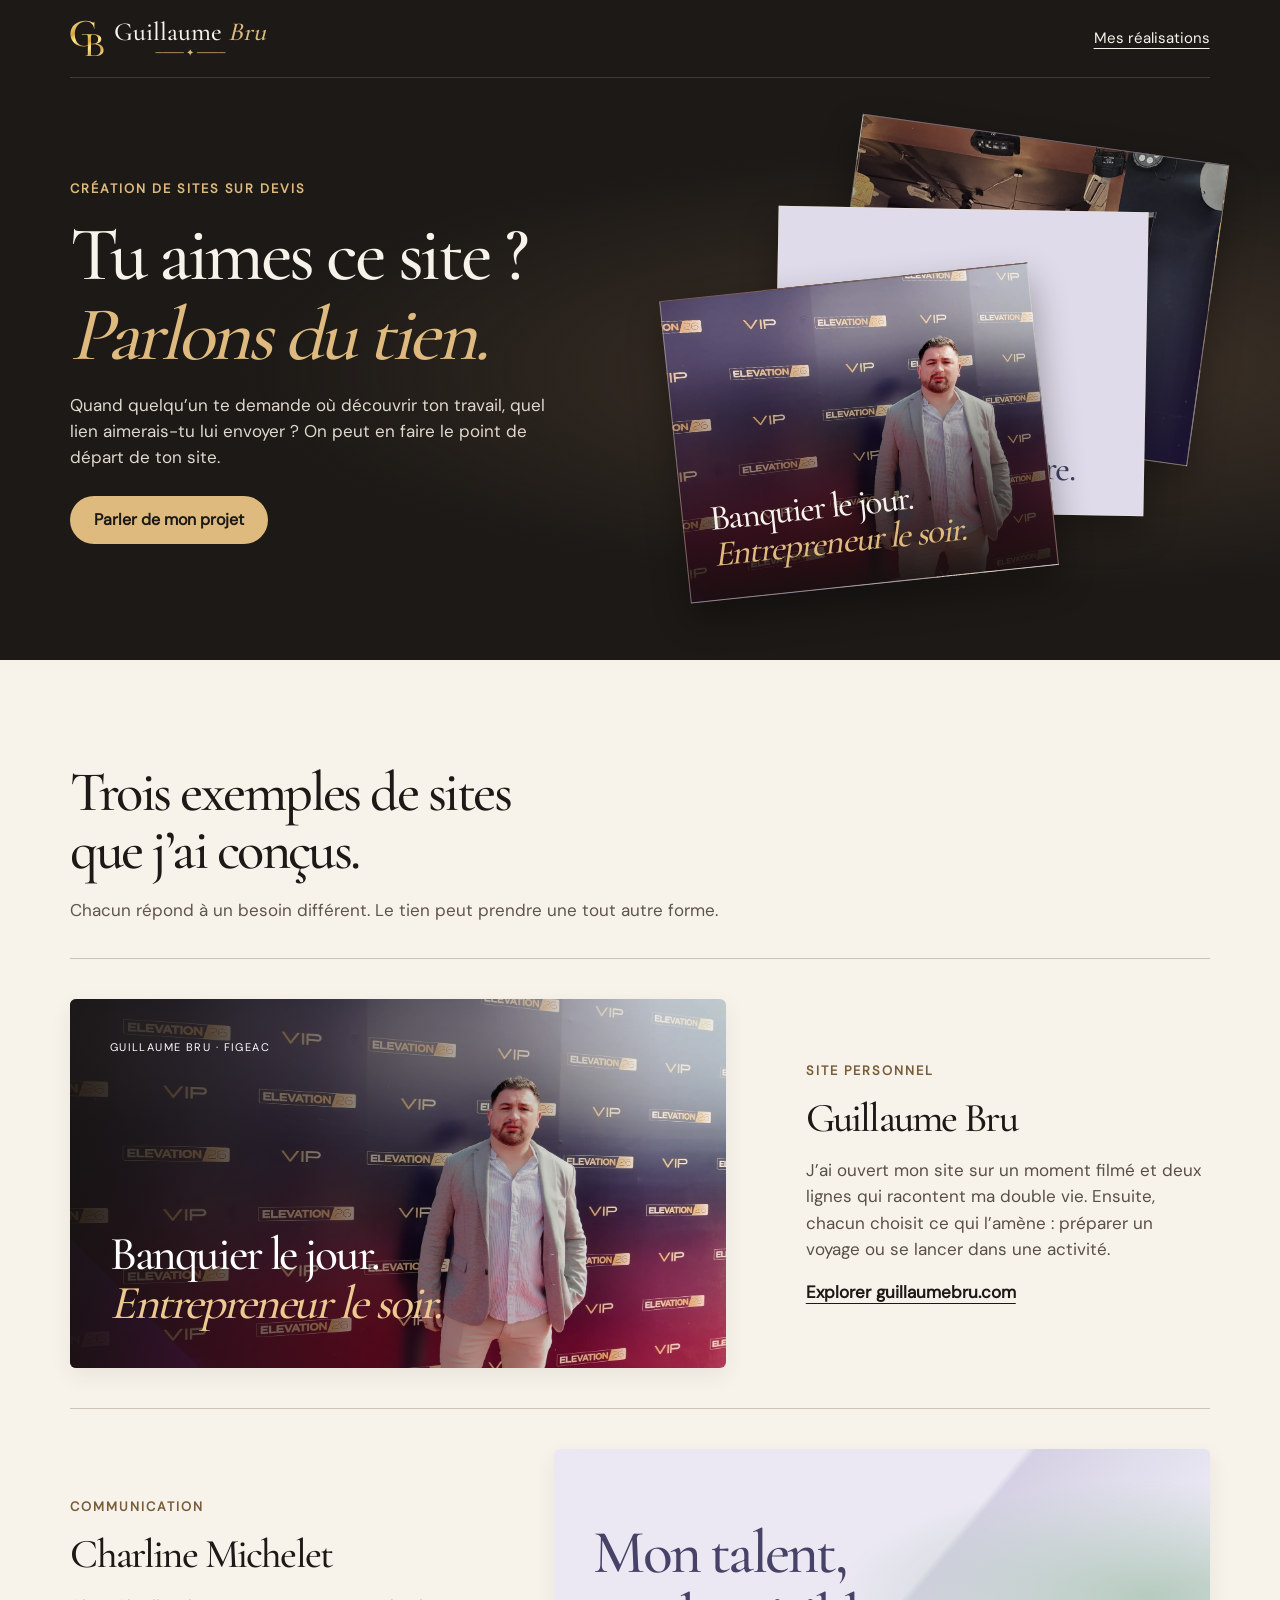
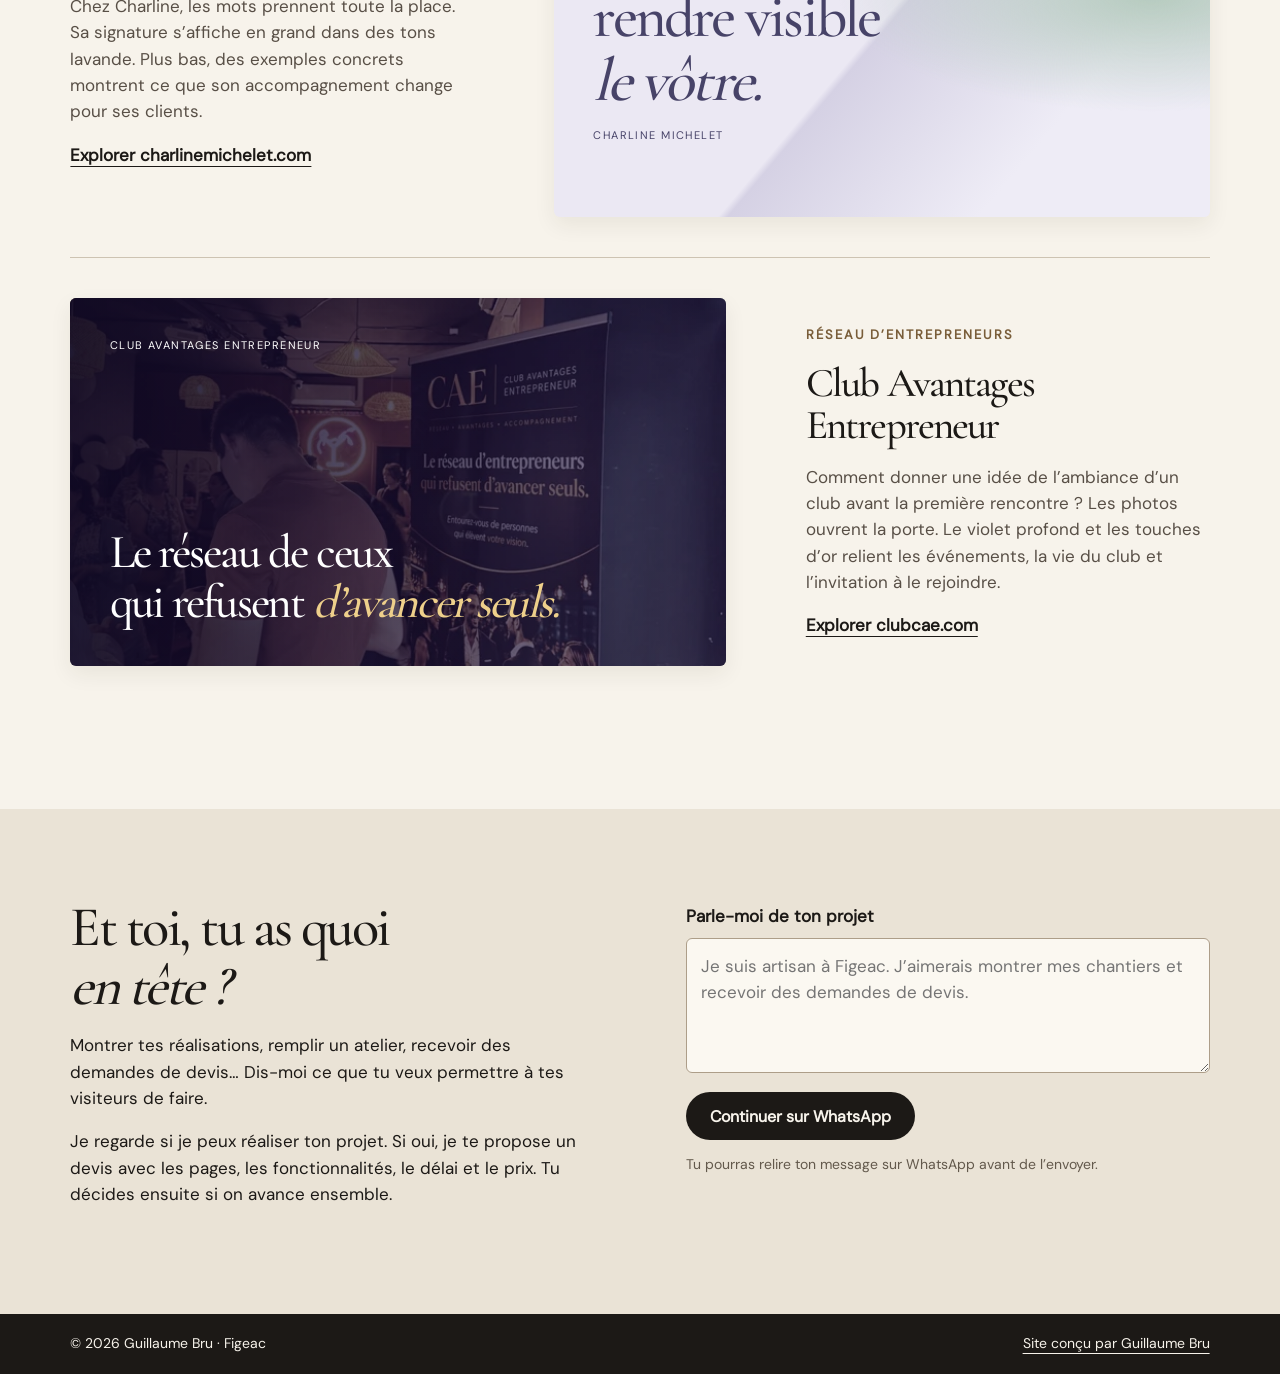
<file: creation-de-sites.html>
<!doctype html><html lang="fr"><head><meta charset="utf-8"><meta name="viewport" content="width=device-width,initial-scale=1"><meta name="robots" content="noindex,nofollow"><title>Création de sites sur devis — Guillaume Bru</title><style>
@font-face{font-family:Editorial;src:url("assets/editorial.woff2")}@font-face{font-family:Sans;src:url("assets/sans.woff2")}
:root{--ink:#1c1916;--ivory:#f7f3eb;--gold:#dfba7f;--rule:#cdc3b2;--serif:Editorial,Georgia,serif}*{box-sizing:border-box}body{margin:0;background:var(--ivory);color:var(--ink);font:17px/1.55 Sans,Arial,sans-serif}html{scroll-behavior:smooth}a{color:inherit;text-underline-offset:5px}a:focus-visible,button:focus-visible,textarea:focus-visible{outline:3px solid #af8248;outline-offset:4px}.wrap{width:min(1180px,89%);margin:auto}header,.hero,footer{background:var(--ink);color:var(--ivory)}header .wrap,footer .wrap{display:flex;align-items:center;justify-content:space-between;gap:14px;padding:19px 0}header .wrap{border-bottom:1px solid #ffffff25}header a{font-size:15px}.brand{display:inline-flex;gap:10px;align-items:center;font:26px/1 var(--serif);text-decoration:none}.brand img{width:34px;height:37px}.brand i,h1 i{color:var(--gold)}.brand small{display:block;color:var(--gold);font:10px/1 Georgia;text-align:center;margin-top:3px}.hero{overflow:hidden;background:radial-gradient(ellipse at 79% 50%,#403429,transparent 54%),var(--ink)}.hero-grid{display:grid;grid-template-columns:1fr .98fr;gap:5%;align-items:center;min-height:500px;padding:60px 0 76px}.kicker{margin:0 0 16px;color:#795d39;font-size:13px;font-weight:650;letter-spacing:.15em;text-transform:uppercase}.hero .kicker{color:var(--gold)}h1,h2,h3,.art b{font:normal 48px/1.04 var(--serif);letter-spacing:-.045em;margin:0}h1{font-size:clamp(55px,6vw,89px)}h2{font-size:clamp(39px,4.4vw,65px)}.hero p:not(.kicker){max-width:41ch;color:#e0d8ce}.btn{display:inline-flex;justify-content:center;align-items:center;min-height:48px;padding:11px 24px;background:var(--gold);color:var(--ink);border:0;border-radius:30px;text-decoration:none;font:600 16px Sans,Arial;cursor:pointer}.hero .btn{margin-top:8px}.folio{position:relative;aspect-ratio:1.2;isolation:isolate}.sheet{position:absolute;width:69%;height:68%;border:1px solid #f5e6cc66;box-shadow:0 16px 36px #0005;overflow:hidden;display:grid;align-content:end;padding:5%;transition:transform .45s ease}.sheet b{font:normal clamp(21px,2.8vw,42px)/1 var(--serif);letter-spacing:-.045em}.s1{right:0;top:0;background:linear-gradient(0deg,#170d31d9,transparent),url("assets/creation-club.webp") center/cover;color:#ffe6a3;transform:rotate(8deg)}.s2{right:12%;top:16%;background:#dfdbea;color:#413e64;transform:rotate(1deg)}.s3{left:0;bottom:0;background:linear-gradient(0deg,#15100fef,transparent 78%),url("assets/accueil-poster.webp?v=4k") 55% center/cover;transform:rotate(-6deg)}.s3 i{color:var(--gold)}.folio:hover .s1{transform:translate(5px,-6px) rotate(10deg)}.folio:hover .s3{transform:translate(-4px,4px) rotate(-8deg)}.work{padding-block:clamp(56px,8vw,106px)}.intro{max-width:59ch;color:#5e554b}.project{display:grid;grid-template-columns:1.38fr .85fr;align-items:center;gap:7%;padding-block:40px;border-top:1px solid var(--rule)}.project:first-of-type{margin-top:35px}.project.reverse{grid-template-columns:.85fr 1.38fr}.reverse .art{order:2}.art{display:block;text-decoration:none;position:relative;isolation:isolate;overflow:hidden;aspect-ratio:1.78;border-radius:6px;padding:6%;color:white;box-shadow:0 8px 22px #30251412}.art:before{content:"";position:absolute;inset:0;z-index:-1;transition:transform .65s ease}.art:hover:before{transform:scale(1.035)}.art b{display:block;font-size:clamp(32px,3.7vw,55px);max-width:93%}.art small{font-size:11px;letter-spacing:.13em;text-transform:uppercase}.gb,.cae{display:flex;flex-flow:column;justify-content:space-between}.gb:before{background:linear-gradient(90deg,#15120fe6,transparent 90%),url("assets/accueil-poster.webp?v=4k") center/cover}.gb i{color:#ecc990}.cm{background:#ebe8f3;color:#474368;display:grid;align-content:center}.cm b{font-size:clamp(40px,4.8vw,68px);position:relative}.cm small{margin-top:14px}.cm:before{background:radial-gradient(ellipse at 91% 40%,#b6cbbf 0%,transparent 37%),linear-gradient(130deg,transparent 49%,#d5d1e4 50%,#eeecf6 76%)}.cae:before{background:linear-gradient(90deg,#100925ea,#24144f77),url("assets/creation-club.webp") center/cover}.cae i{color:#eed08b}.description h3{font-size:clamp(32px,3.2vw,48px)}.description p:not(.kicker){color:#584f46}.description a{font-weight:600}.contact{background:#eae3d6;padding:clamp(52px,7vw,92px) 0}.brief{display:grid;grid-template-columns:1fr 1fr;gap:8%;align-items:start}.brief p{max-width:47ch}.brief form{padding-top:5px}.brief label{display:block;font-weight:650;margin-bottom:8px}textarea{width:100%;font:inherit;resize:vertical;border:1px solid #ad9e89;border-radius:6px;padding:14px;background:#fbf8f1}.brief .btn{background:var(--ink);color:var(--ivory);margin:12px 0 0}.note,footer{font-size:14px}.note{color:#63594c}.draft{white-space:pre-wrap;overflow-wrap:anywhere;background:#faf7f0;border-left:3px solid #a08356;padding:18px}.reveal.in{animation:rise .55s ease both}@keyframes rise{from{opacity:.25;transform:translateY(14px)}to{opacity:1;transform:translateY(0)}}@media(max-width:720px){.hero-grid,.project,.project.reverse,.brief{grid-template-columns:1fr}.hero-grid{gap:32px;padding:40px 0 45px}.folio{width:min(94%,390px);margin:auto;aspect-ratio:1.65}.sheet b{font-size:24px}.project{gap:19px;padding:28px 0}.reverse .art{order:0}.art b{font-size:clamp(30px,8vw,48px)}.brief{gap:20px}.brand{font-size:21px}header a{font-size:14px}footer .wrap{flex-wrap:wrap}}@media(prefers-reduced-motion:reduce){html{scroll-behavior:auto}.reveal.in{animation:none}.sheet,.art:before{transition:none}}
</style><link rel="icon" href="favicon-48.png?v=gb3" type="image/png" sizes="48x48"><link rel="icon" href="favicon.svg?v=gb3" type="image/svg+xml" sizes="any"><link rel="apple-touch-icon" href="apple-touch-icon.png?v=gb3"></head><body id="haut"><header><div class="wrap"><a class="brand" href="index.html" aria-label="Guillaume Bru, accueil"><img src="assets/monogramme-gb.svg" alt=""><span>Guillaume <i>Bru</i><small aria-hidden="true">──── ✦ ────</small></span></a><a href="#realisations">Mes réalisations</a></div></header>
<main><section class="hero"><div class="wrap hero-grid"><div><p class="kicker">Création de sites sur devis</p><h1>Tu aimes ce site&nbsp;?<br><i>Parlons du tien.</i></h1><p>Quand quelqu’un te demande où découvrir ton travail, quel lien aimerais-tu lui envoyer&nbsp;? On peut en faire le point de départ de ton site.</p><a class="btn" href="#projet">Parler de mon projet</a></div><div class="folio" aria-hidden="true"><div class="sheet s1"><b>Club Avantages<br>Entrepreneur</b></div><div class="sheet s2"><b>Mon talent,<br>rendre visible le vôtre.</b></div><div class="sheet s3"><b>Banquier le jour.<br><i>Entrepreneur le soir.</i></b></div></div></div></section>
<section class="wrap work" id="realisations"><h2>Trois exemples de sites<br>que j’ai conçus.</h2><p class="intro">Chacun répond à un besoin différent. Le tien peut prendre une tout autre forme.</p>
<article class="project reveal"><a class="art gb" aria-label="Visiter guillaumebru.com" href="https://guillaumebru.com/" target="_blank" rel="noopener"><small>Guillaume Bru · Figeac</small><b>Banquier le jour.<br><i>Entrepreneur le soir.</i></b></a><div class="description"><p class="kicker">Site personnel</p><h3>Guillaume Bru</h3><p>J’ai ouvert mon site sur un moment filmé et deux lignes qui racontent ma double vie. Ensuite, chacun choisit ce qui l’amène&nbsp;: préparer un voyage ou se lancer dans une activité.</p><a href="https://guillaumebru.com/" target="_blank" rel="noopener">Explorer guillaumebru.com</a></div></article>
<article class="project reverse reveal"><a class="art cm" aria-label="Visiter charlinemichelet.com" href="https://charlinemichelet.com/" target="_blank" rel="noopener"><b>Mon talent,<br>rendre visible<br><i>le vôtre.</i></b><small>Charline Michelet</small></a><div class="description"><p class="kicker">Communication</p><h3>Charline Michelet</h3><p>Chez Charline, les mots prennent toute la place. Sa signature s’affiche en grand dans des tons lavande. Plus bas, des exemples concrets montrent ce que son accompagnement change pour ses clients.</p><a href="https://charlinemichelet.com/" target="_blank" rel="noopener">Explorer charlinemichelet.com</a></div></article>
<article class="project reveal"><a class="art cae" aria-label="Visiter clubcae.com" href="https://clubcae.com/" target="_blank" rel="noopener"><small>Club Avantages Entrepreneur</small><b>Le réseau de ceux<br>qui refusent <i>d’avancer seuls.</i></b></a><div class="description"><p class="kicker">Réseau d’entrepreneurs</p><h3>Club Avantages Entrepreneur</h3><p>Comment donner une idée de l’ambiance d’un club avant la première rencontre&nbsp;? Les photos ouvrent la porte. Le violet profond et les touches d’or relient les événements, la vie du club et l’invitation à le rejoindre.</p><a href="https://clubcae.com/" target="_blank" rel="noopener">Explorer clubcae.com</a></div></article></section>
<section class="contact" id="projet"><div class="wrap brief"><div><h2>Et toi, tu as quoi<br><i>en tête&nbsp;?</i></h2><p>Montrer tes réalisations, remplir un atelier, recevoir des demandes de devis… Dis-moi ce que tu veux permettre à tes visiteurs de faire.</p><p>Je regarde si je peux réaliser ton projet. Si oui, je te propose un devis avec les pages, les fonctionnalités, le délai et le prix. Tu décides ensuite si on avance ensemble.</p></div><form id="form" action="https://wa.me/33670026814" method="get"><label for="idee">Parle-moi de ton projet</label><textarea id="idee" name="text" maxlength="2500" rows="4" required placeholder="Je suis artisan à Figeac. J’aimerais montrer mes chantiers et recevoir des demandes de devis."></textarea><button class="btn" type="submit">Continuer sur WhatsApp</button><p class="note">Tu pourras relire ton message sur WhatsApp avant de l’envoyer.</p></form></div></section></main><footer><div class="wrap"><span>© 2026 Guillaume Bru · Figeac</span><a href="#haut">Site conçu par Guillaume Bru</a></div></footer>
<script>
if ('IntersectionObserver' in window && !matchMedia('(prefers-reduced-motion: reduce)').matches){
 const observer=new IntersectionObserver(items=>{for(const item of items){if(item.isIntersecting){item.target.classList.add('in');observer.unobserve(item.target)}}},{threshold:.12});
 document.querySelectorAll('.reveal').forEach(el=>observer.observe(el));
}
const form=document.querySelector('#form'), idea=document.querySelector('#idee');
idea.addEventListener('input',()=>idea.setCustomValidity(''));
form.addEventListener('submit',event=>{
  event.preventDefault();
  const projet=idea.value.trim();
  if(!projet){idea.setCustomValidity('Décris ton projet en quelques mots.');idea.reportValidity();return;}
  const lien=new URL(form.action);
  lien.searchParams.set('text','Bonjour Guillaume, j’ai découvert tes réalisations et j’aimerais te parler de mon projet de site.\n\n'+projet);
  window.location.assign(lien.href);
});
</script></body></html>
</file>
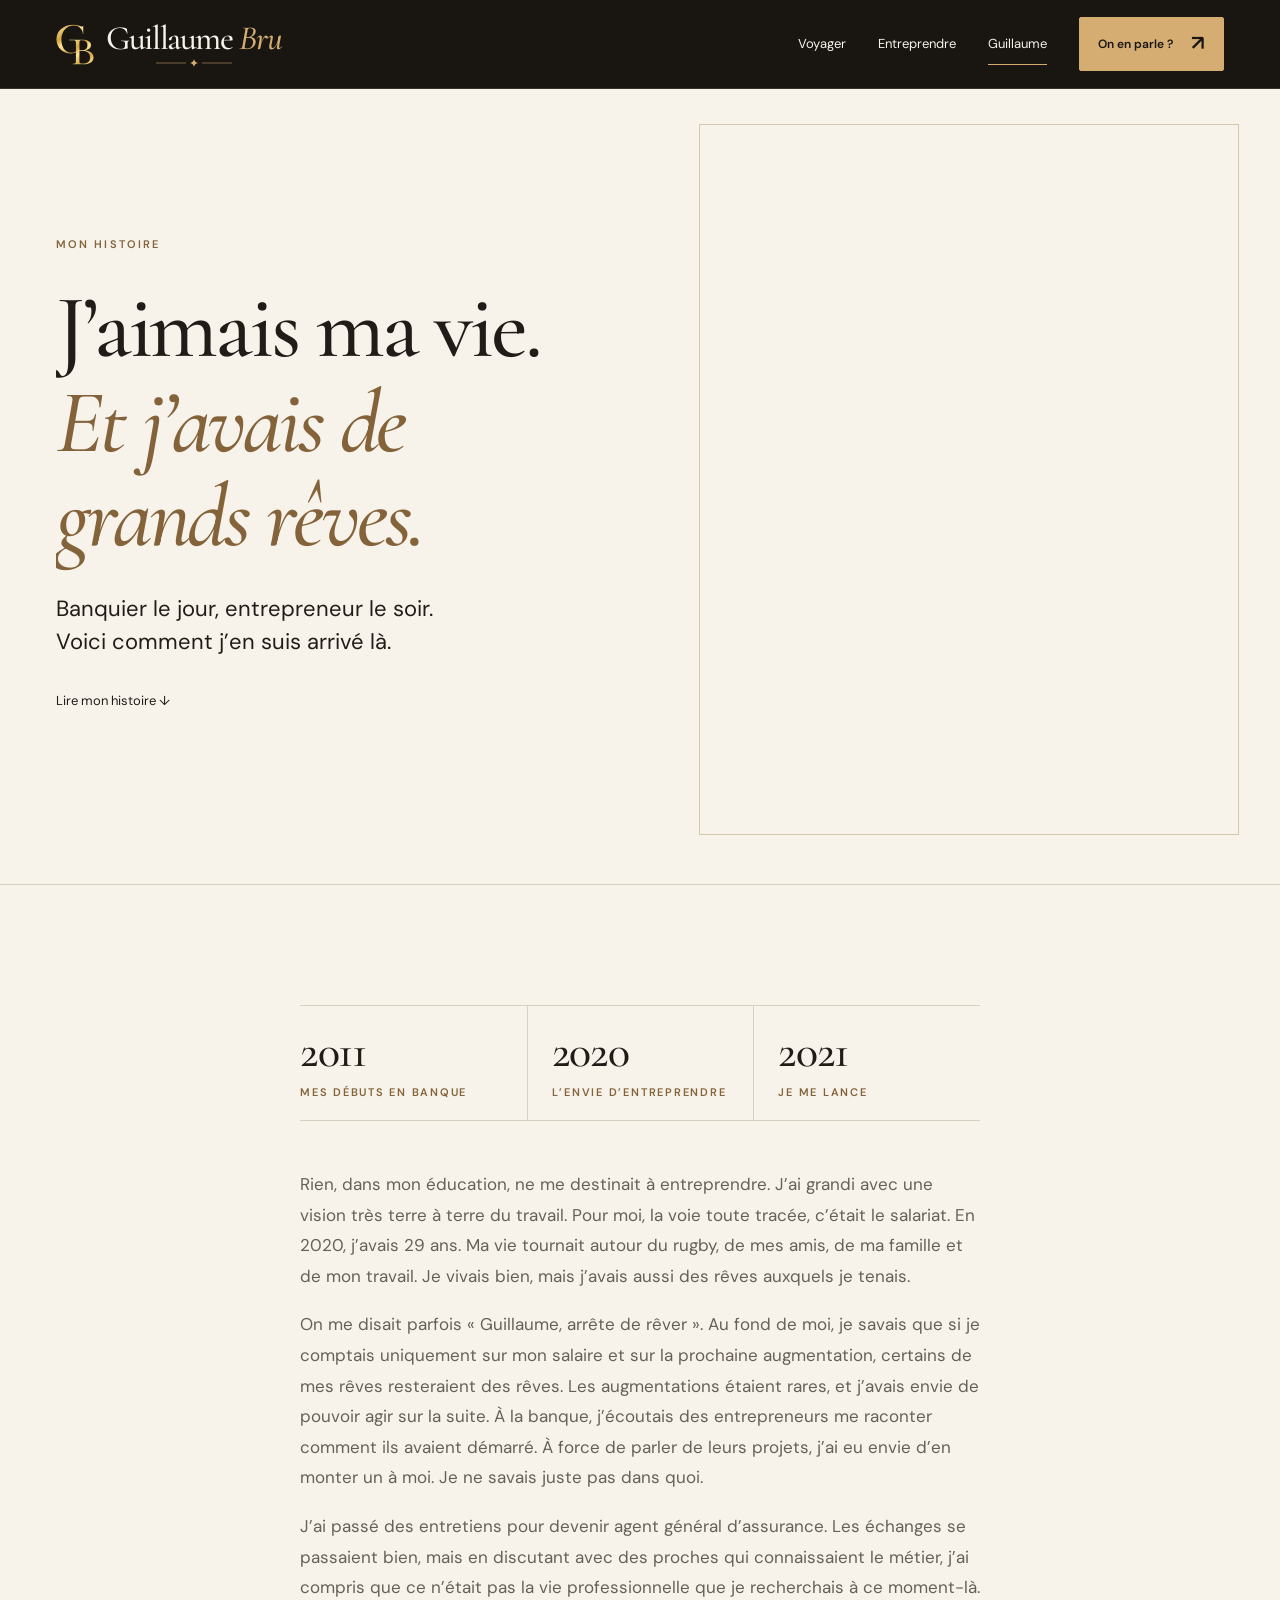
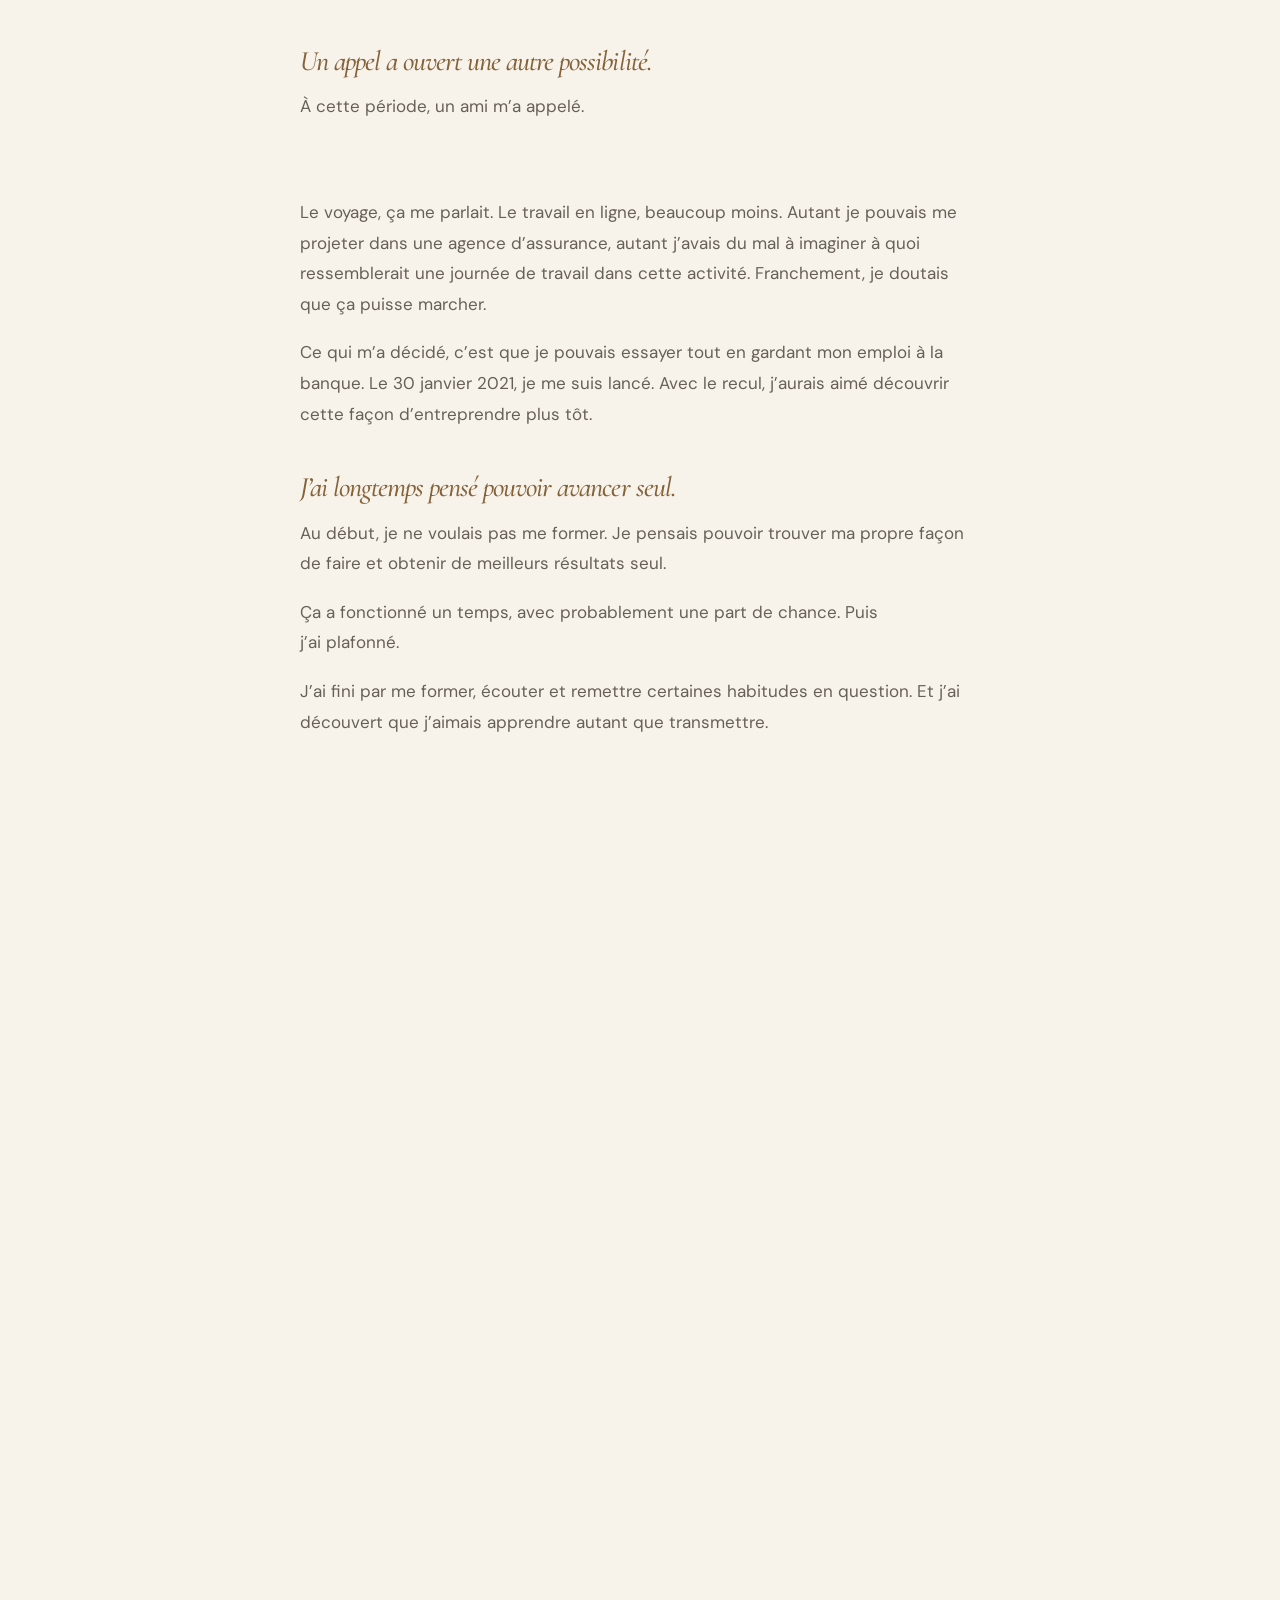
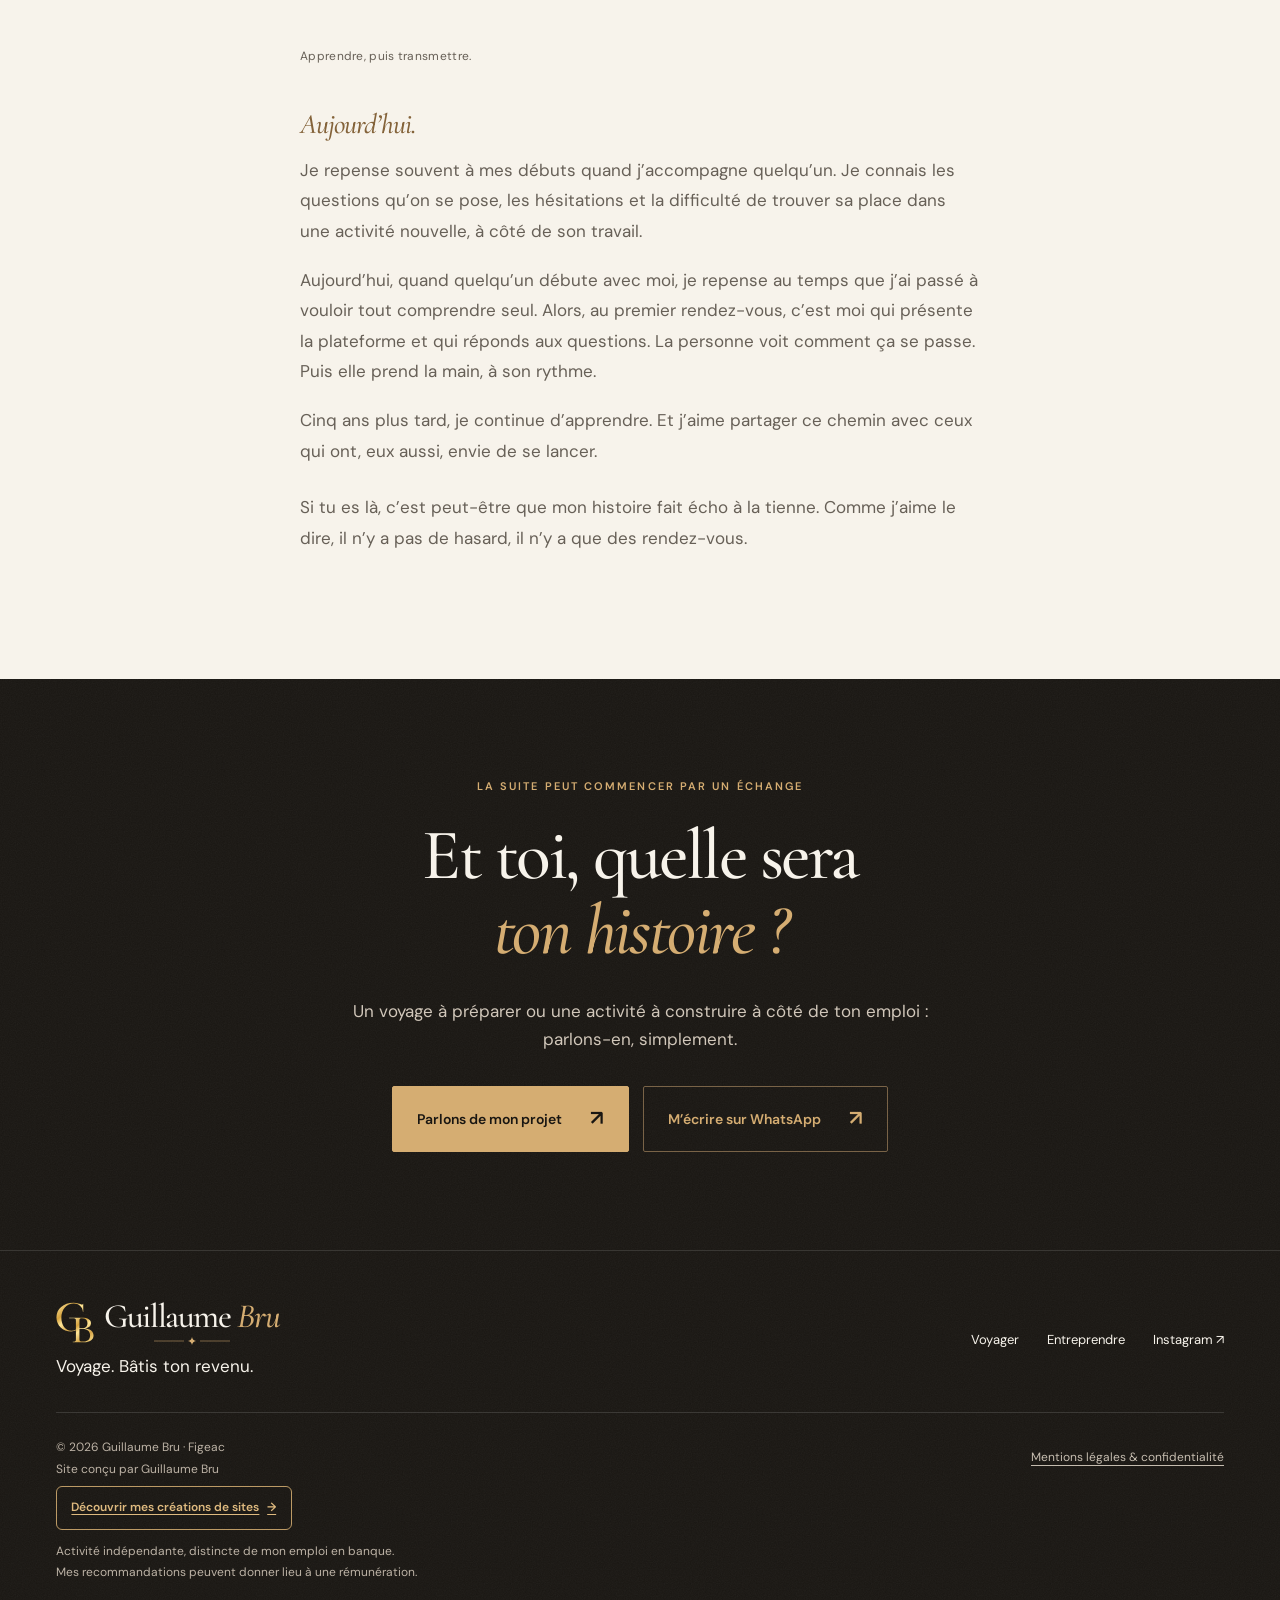
<file: histoire.html>
<!doctype html><html lang="fr"><head><meta charset="utf-8"><script>document.documentElement.classList.add('js');setTimeout(function(){if(!window.__revealReady)document.documentElement.classList.add('reveal-all')},3500)</script><meta name="viewport" content="width=device-width,initial-scale=1"><meta name="theme-color" content="#191612"><meta name="robots" content="index,follow"><title>Mon histoire — Guillaume Bru</title><meta name="description" content="En 2020, je rêvais d’entreprendre. Mon parcours, mes erreurs, et ce que je transmets à ceux qui veulent se lancer à côté de leur emploi."><meta property="og:title" content="Mon histoire — Guillaume Bru"><meta property="og:description" content="En 2020, je rêvais d’entreprendre. Mon parcours, mes erreurs, et ce que je transmets à ceux qui veulent se lancer à côté de leur emploi."><meta property="og:type" content="website"><meta property="og:site_name" content="Guillaume Bru"><meta property="og:locale" content="fr_FR"><meta property="og:url" content="https://guillaumebru.com/histoire.html"><meta property="og:image" content="https://guillaumebru.com/assets/og-card.jpg?v=2"><meta property="og:image:width" content="1200"><meta property="og:image:height" content="630"><meta property="og:image:alt" content="Guillaume Bru — Banquier le jour. Entrepreneur le soir."><meta name="twitter:card" content="summary_large_image"><link rel="canonical" href="https://guillaumebru.com/histoire.html"><link rel="preload" href="assets/editorial.woff2" as="font" type="font/woff2" crossorigin><link rel="preload" href="assets/sans.woff2" as="font" type="font/woff2" crossorigin><link rel="stylesheet" href="site.css?v=20261110-premium"><script src="app.js?v=20261110-premium" defer></script><link rel="stylesheet" href="assets/signature-gb.css?v=credit5"><link rel="icon" href="favicon-48.png?v=gb3" type="image/png" sizes="48x48"><link rel="icon" href="favicon.svg?v=gb3" type="image/svg+xml" sizes="any"><link rel="apple-touch-icon" href="apple-touch-icon.png?v=gb3"></head><body data-page="story"><a class="skip-link" href="#main">Aller au contenu</a><header class="site-header"><div class="wrap header-inner"><a class="brand signature-gb" href="index.html" aria-label="Guillaume Bru, accueil"><img src="assets/monogramme-gb.svg" alt="" width="38" height="41"><span>Guillaume <em>Bru</em></span></a><button class="menu-toggle" aria-expanded="false" aria-controls="main-navigation">Menu</button><nav class="header-nav" id="main-navigation" aria-label="Navigation principale"><a href="voyages.html">Voyager</a><a href="activite.html">Entreprendre</a><a href="histoire.html" aria-current="page">Guillaume</a><a class="button" href="#contact">On en parle ? <span aria-hidden="true">↗</span></a></nav></div></header><main id="main" class="">
  <section class="hero hero-light" aria-labelledby="story-title"><div class="wrap hero-grid"><div class="hero-copy"><span class="eyebrow">Mon histoire</span><h1 id="story-title"><span class="line"><span>J’aimais ma vie.</span></span> <em><span class="line"><span>Et j’avais de grands rêves.</span></span></em></h1><p class="hero-lead">Banquier le jour, entrepreneur le soir.<br>Voici comment j’en suis arrivé là.</p><a class="quiet-link" href="#recit">Lire mon histoire <span class="arrow-down" aria-hidden="true">↓</span></a></div><figure class="hero-photo"><img src="assets/portrait-800.webp" srcset="assets/portrait-480.webp 480w, assets/portrait-800.webp 800w, assets/portrait-1200.webp 1152w" sizes="(max-width: 620px) calc(100vw - 40px), (max-width: 820px) 44vw, 560px" width="1152" height="1536" alt="Guillaume Bru en veste, au bord de l’eau" loading="eager" fetchpriority="high" decoding="async"></figure></div></section>
  <section class="section wrap story-page" id="recit"><div class="section-copy story"><div class="key-figures"><div><strong>2011</strong><span>Mes débuts en banque</span></div><div><strong>2020</strong><span>L’envie d’entreprendre</span></div><div><strong>2021</strong><span>Je me lance</span></div></div><p>Rien, dans mon éducation, ne me destinait à entreprendre. J’ai grandi avec une vision très terre à terre du travail. Pour moi, la voie toute tracée, c’était le salariat. En 2020, j’avais 29 ans. Ma vie tournait autour du rugby, de mes amis, de ma famille et de mon travail. Je vivais bien, mais j’avais aussi des rêves auxquels je tenais.</p><p>On me disait parfois «&nbsp;Guillaume, arrête de rêver&nbsp;». Au fond de moi, je savais que si je comptais uniquement sur mon salaire et sur la prochaine augmentation, certains de mes rêves resteraient des rêves. Les augmentations étaient rares, et j’avais envie de pouvoir agir sur la suite. À la banque, j’écoutais des entrepreneurs me raconter comment ils avaient démarré. À force de parler de leurs projets, j’ai eu envie d’en monter un à moi. Je ne savais juste pas dans quoi.</p><p>J’ai passé des entretiens pour devenir agent général d’assurance. Les échanges se passaient bien, mais en discutant avec des proches qui connaissaient le métier, j’ai compris que ce n’était pas la vie professionnelle que je recherchais à ce moment-là.</p><h3>Un appel a ouvert une autre possibilité.</h3><p>À cette période, un ami m’a appelé.</p><blockquote class="story-quote"><p>«&nbsp;Tu aimes voyager. Et si tu en faisais une activité&nbsp;?&nbsp;»</p></blockquote><p>Le voyage, ça me parlait. Le travail en ligne, beaucoup moins. Autant je pouvais me projeter dans une agence d’assurance, autant j’avais du mal à imaginer à quoi ressemblerait une journée de travail dans cette activité. Franchement, je doutais que ça puisse marcher.</p><p>Ce qui m’a décidé, c’est que je pouvais essayer tout en gardant mon emploi à la banque. Le 30 janvier 2021, je me suis lancé. Avec le recul, j’aurais aimé découvrir cette façon d’entreprendre plus tôt.</p><h3>J’ai longtemps pensé pouvoir avancer seul.</h3><p>Au début, je ne voulais pas me former. Je pensais pouvoir trouver ma propre façon de faire et obtenir de meilleurs résultats seul.</p><p>Ça a fonctionné un temps, avec probablement une part de chance. Puis j’ai plafonné.</p><p>J’ai fini par me former, écouter et remettre certaines habitudes en question. Et j’ai découvert que j’aimais apprendre autant que transmettre.</p><figure class="editorial-photo story-photo"><img src="assets/talk-570.webp" srcset="assets/talk-480.webp 480w, assets/talk-570.webp 570w" sizes="(max-width: 620px) calc(100vw - 40px), 570px" width="570" height="855" alt="Guillaume présente le service lors d’une rencontre" loading="lazy" decoding="async"><figcaption>Apprendre, puis transmettre.</figcaption></figure><h3>Aujourd’hui.</h3><p>Je repense souvent à mes débuts quand j’accompagne quelqu’un. Je connais les questions qu’on se pose, les hésitations et la difficulté de trouver sa place dans une activité nouvelle, à côté de son travail.</p><p>Aujourd’hui, quand quelqu’un débute avec moi, je repense au temps que j’ai passé à vouloir tout comprendre seul. Alors, au premier rendez-vous, c’est moi qui présente la plateforme et qui réponds aux questions. La personne voit comment ça se passe. Puis elle prend la main, à son rythme.</p><p>Cinq ans plus tard, je continue d’apprendre. Et j’aime partager ce chemin avec ceux qui ont, eux aussi, envie de se lancer.</p><p class="story-end">Si tu es là, c’est peut-être que mon histoire fait écho à la tienne. Comme j’aime le dire, il n’y a pas de hasard, il n’y a que des rendez-vous.</p></div></section>
  <section class="contact-section" id="contact"><div class="wrap contact-inner"><span class="eyebrow">La suite peut commencer par un échange</span><h2>Et toi, quelle sera<br><em>ton histoire&nbsp;?</em></h2><p>Un voyage à préparer ou une activité à construire à côté de ton emploi&nbsp;: parlons-en, simplement.</p><div class="contact-actions"><a class="button" href="https://calendly.com/guillaume-bru/cae" target="_blank" rel="noopener noreferrer" data-calendly>Parlons de mon projet <span aria-hidden="true">↗</span></a><a class="button button-outline" href="https://wa.me/33670026814?text=Bonjour%20Guillaume%2C%20je%20viens%20de%20lire%20ton%20histoire.%20J%E2%80%99aimerais%20qu%E2%80%99on%20en%20parle." target="_blank" rel="noopener noreferrer">M’écrire sur WhatsApp <span aria-hidden="true">↗</span></a></div></div></section>
</main>
<footer class="site-footer"><div class="wrap"><div class="footer-top"><div class="footer-brand"><div><a class="brand signature-gb" href="index.html" aria-label="Guillaume Bru, accueil"><img src="assets/monogramme-gb.svg" alt="" width="38" height="41"><span>Guillaume <em>Bru</em></span></a><p>Voyage. Bâtis ton revenu.</p></div></div><nav class="footer-links" aria-label="Navigation de pied de page"><a href="voyages.html">Voyager</a><a href="activite.html">Entreprendre</a><a href="https://www.instagram.com/guillaume.bru_/" target="_blank" rel="noopener noreferrer">Instagram ↗</a></nav></div><div class="footer-bottom"><p>© 2026 Guillaume Bru · Figeac<br>Site conçu par Guillaume Bru<br><a class="creation-link" href="creation-de-sites.html">Découvrir mes créations de sites <span aria-hidden="true">→</span></a><br>Activité indépendante, distincte de mon emploi en banque.<br>Mes recommandations peuvent donner lieu à une rémunération.</p><button class="plain-button" data-open="information-dialog">Mentions légales &amp; confidentialité</button></div></div></footer><dialog id="information-dialog" class="modal" aria-labelledby="information-title"><button class="modal-close" data-close aria-label="Fermer les mentions légales">✕</button><span class="eyebrow">Mentions légales &amp; confidentialité</span><h2 id="information-title">Pour en savoir plus.</h2><h3>Éditeur du site</h3><p>Guillaume Bru, entrepreneur individuel (EI) · micro-entreprise<br>SIREN 101 064 566 · SIRET 101 064 566 00017<br>Mandataire indépendant en services de voyages (APE 7990Z)<br>46100 Figeac, France<br>Directeur de la publication : Guillaume Bru</p><h3>Contact</h3><p><a href="mailto:guillaume.bru46@gmail.com">guillaume.bru46@gmail.com</a><br><a href="https://wa.me/33670026814" target="_blank" rel="noopener noreferrer">WhatsApp : 06 70 02 68 14 ↗</a></p><h3>Hébergement</h3><p>GitHub, Inc. · 88 Colin P. Kelly Jr. Street, San Francisco, CA 94107, États-Unis · +1 877 448 4820</p><h3>Mon activité</h3><p>Je recommande la plateforme Travel Advantage dans le cadre de mon activité indépendante auprès de MWR Life. Certaines recommandations peuvent me donner droit à une rémunération. Cette activité est distincte de mon emploi en banque.</p><h3>Tes données</h3><p>Ce site n’intègre pas de formulaire de collecte. Pour connaître sa fréquentation (nombre de visites, pages vues, provenance), il utilise Cloudflare Web Analytics, qui ne dépose pas de cookie et ne te suit pas d’un site à l’autre. Les échanges se font via WhatsApp, Calendly ou Instagram. La vidéo YouTube et l’agenda Calendly ne se chargent dans la page que lorsque tu cliques pour les ouvrir. Ces services appliquent leurs propres conditions et politiques de confidentialité. L’hébergeur peut enregistrer des données techniques de connexion, comme l’adresse IP, pour assurer le fonctionnement et la sécurité du site.</p><h3>Photos et médias</h3><p>Les photos personnelles sont utilisées pour présenter mon univers. Les mentions de médias renvoient aux contenus consacrés à la plateforme ou à l’entreprise ; elles ne constituent pas une recommandation de leur part.</p></dialog><!-- Cloudflare Web Analytics --><script type='module' src='https://static.cloudflareinsights.com/beacon.min.js' data-cf-beacon='{"token": "7118e7da68ed434f9c228f956c5463e0"}'></script><!-- End Cloudflare Web Analytics --></body></html>
</file>
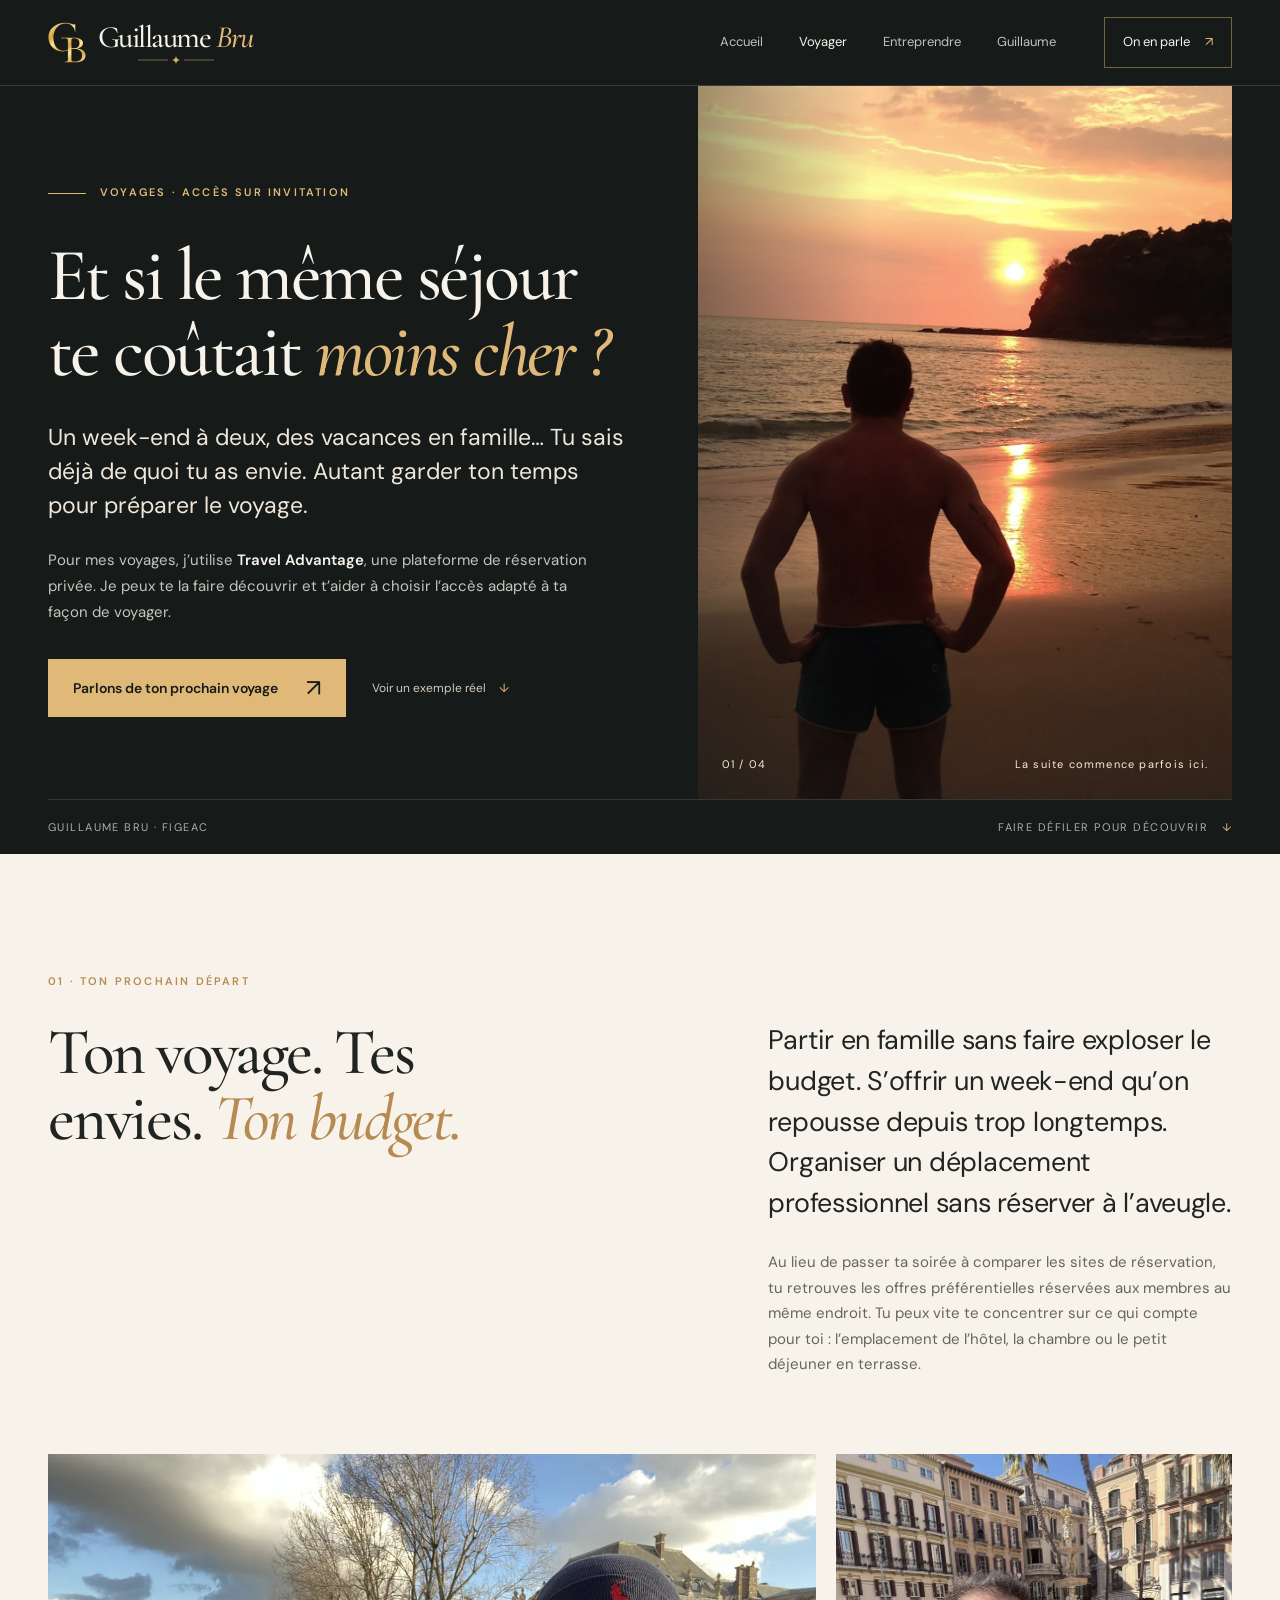
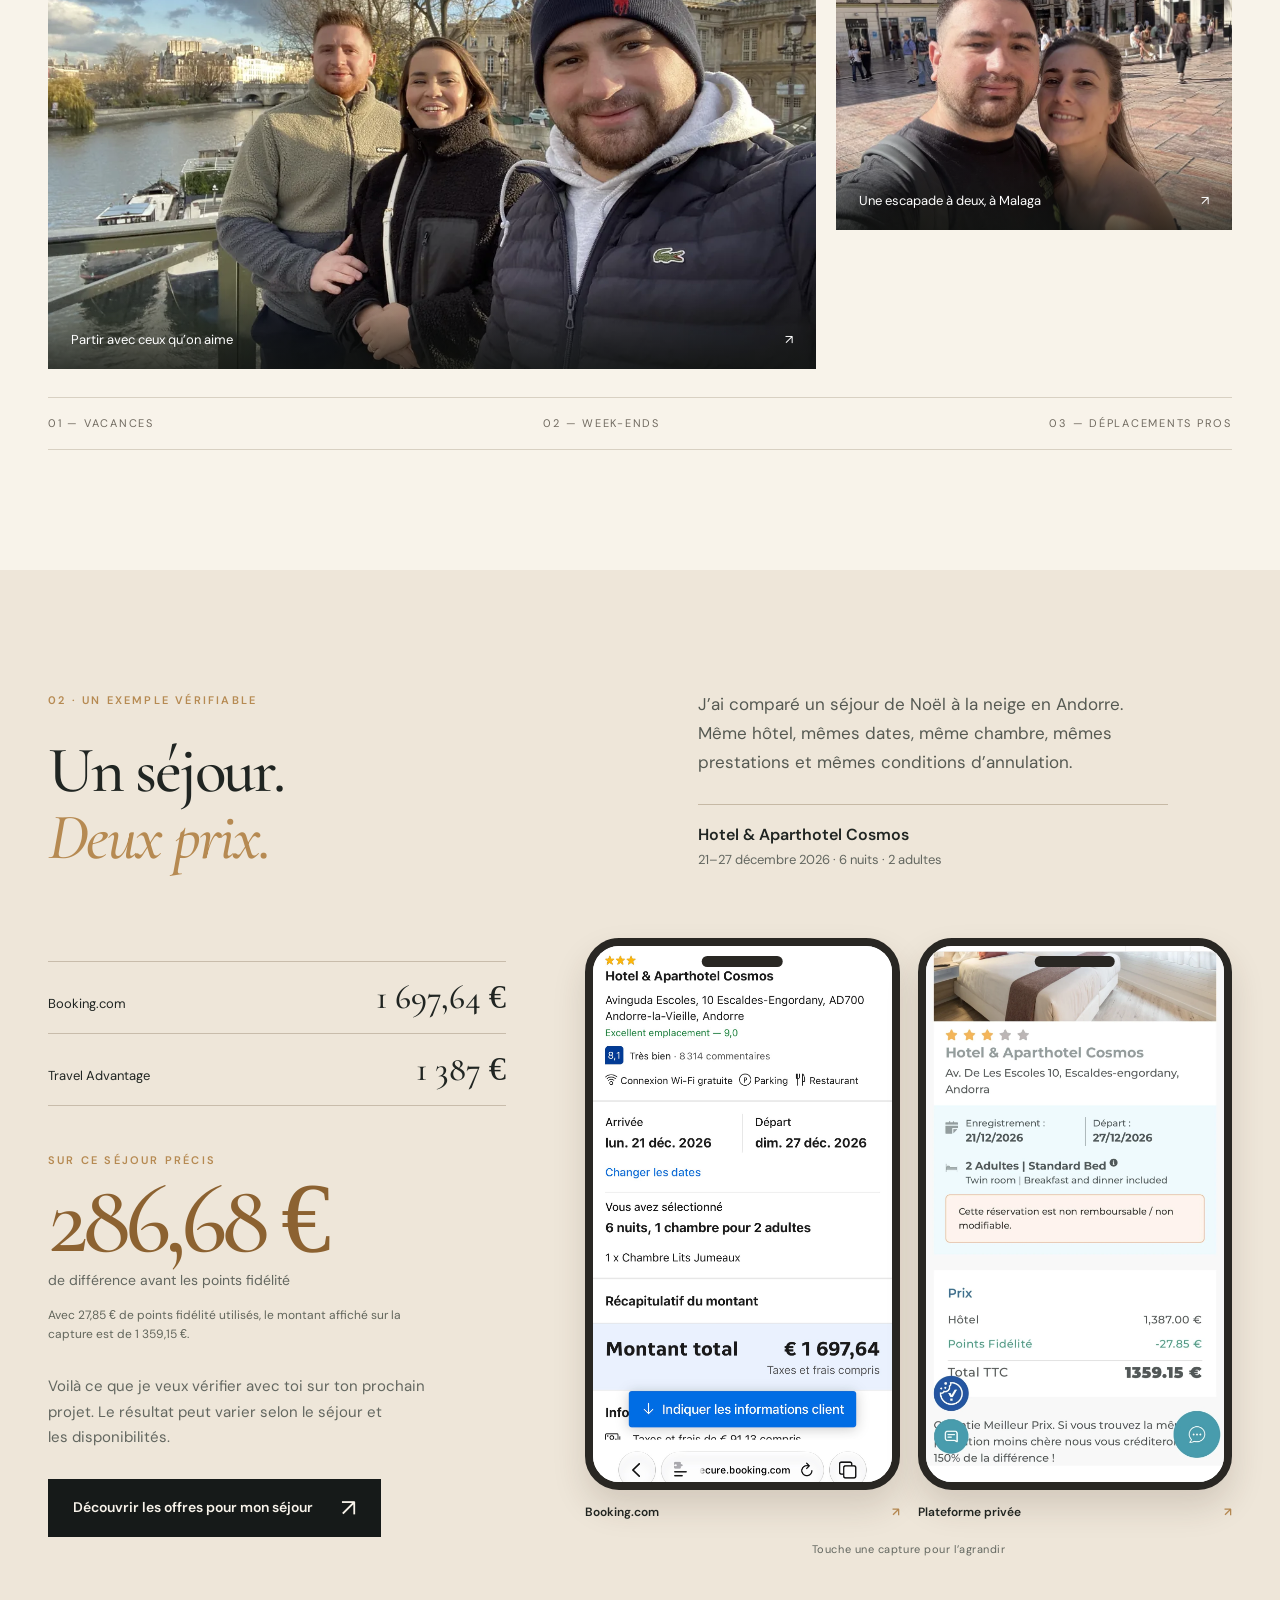
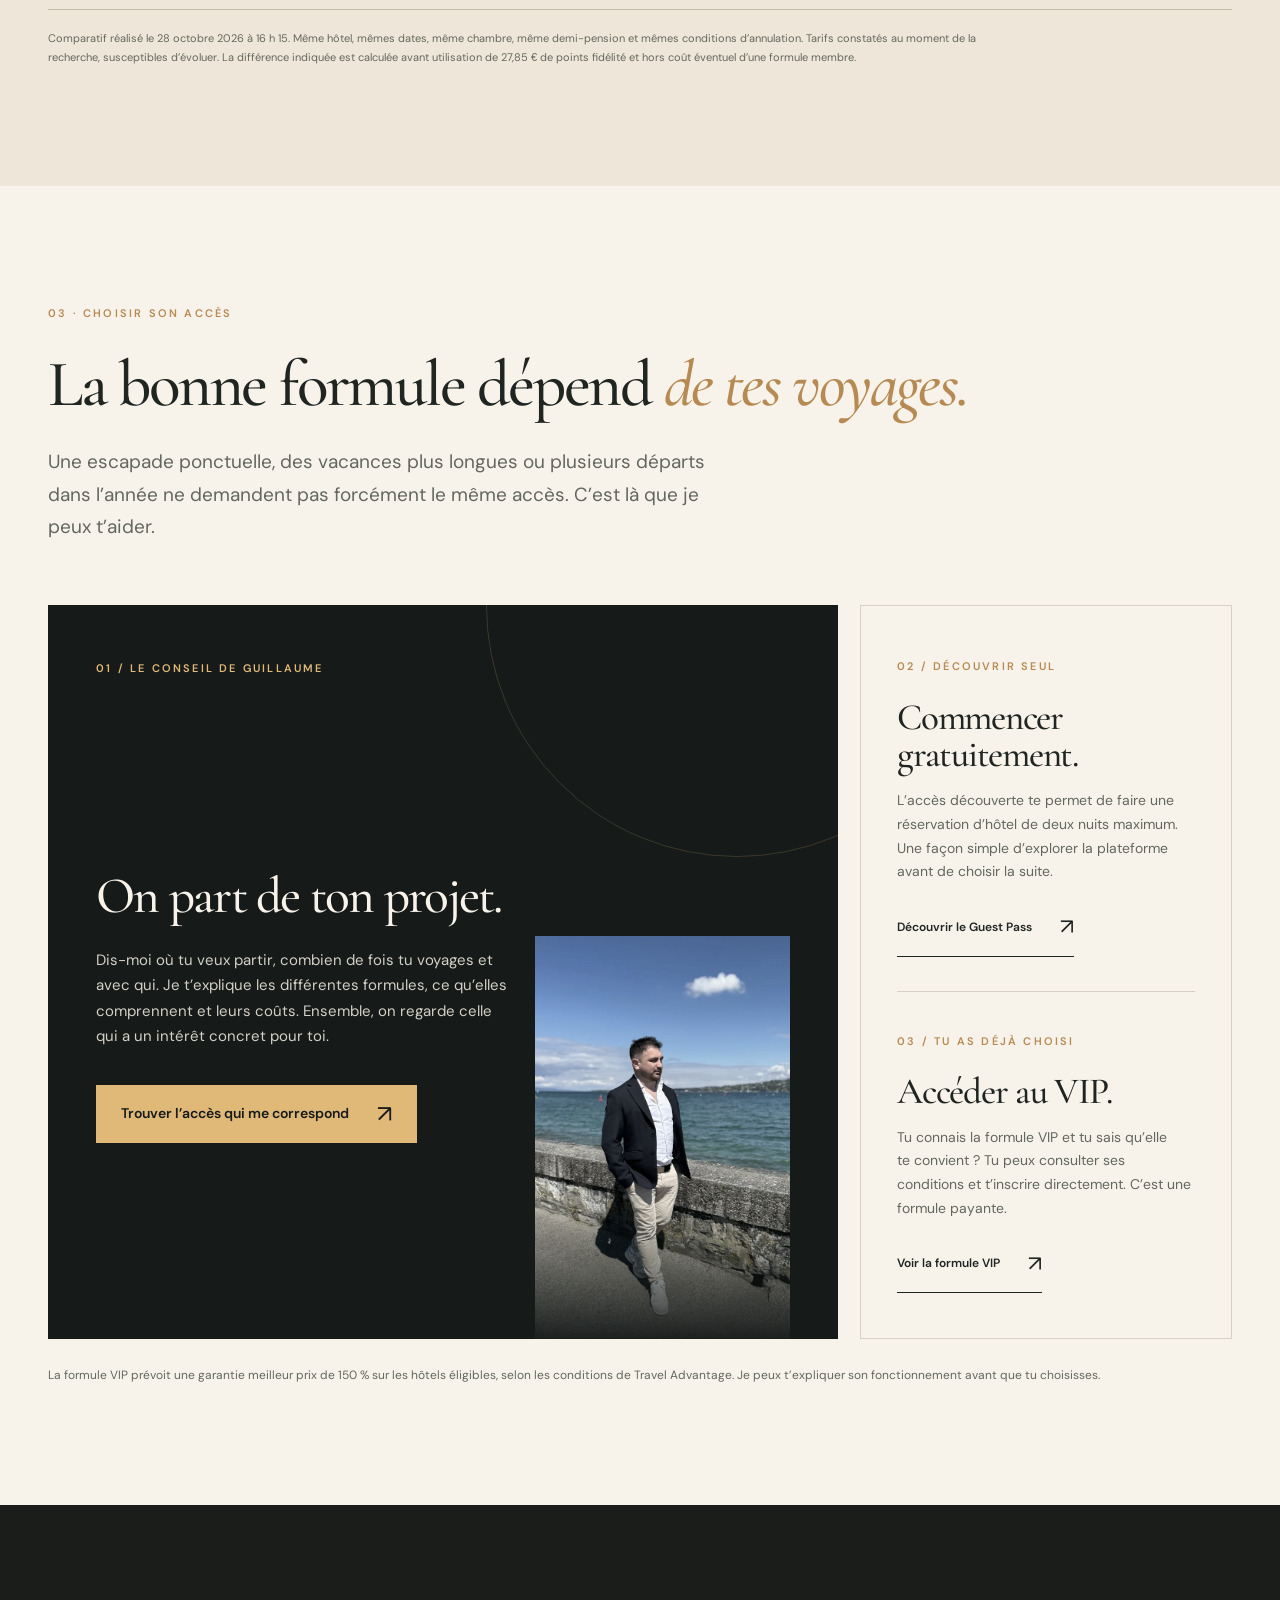
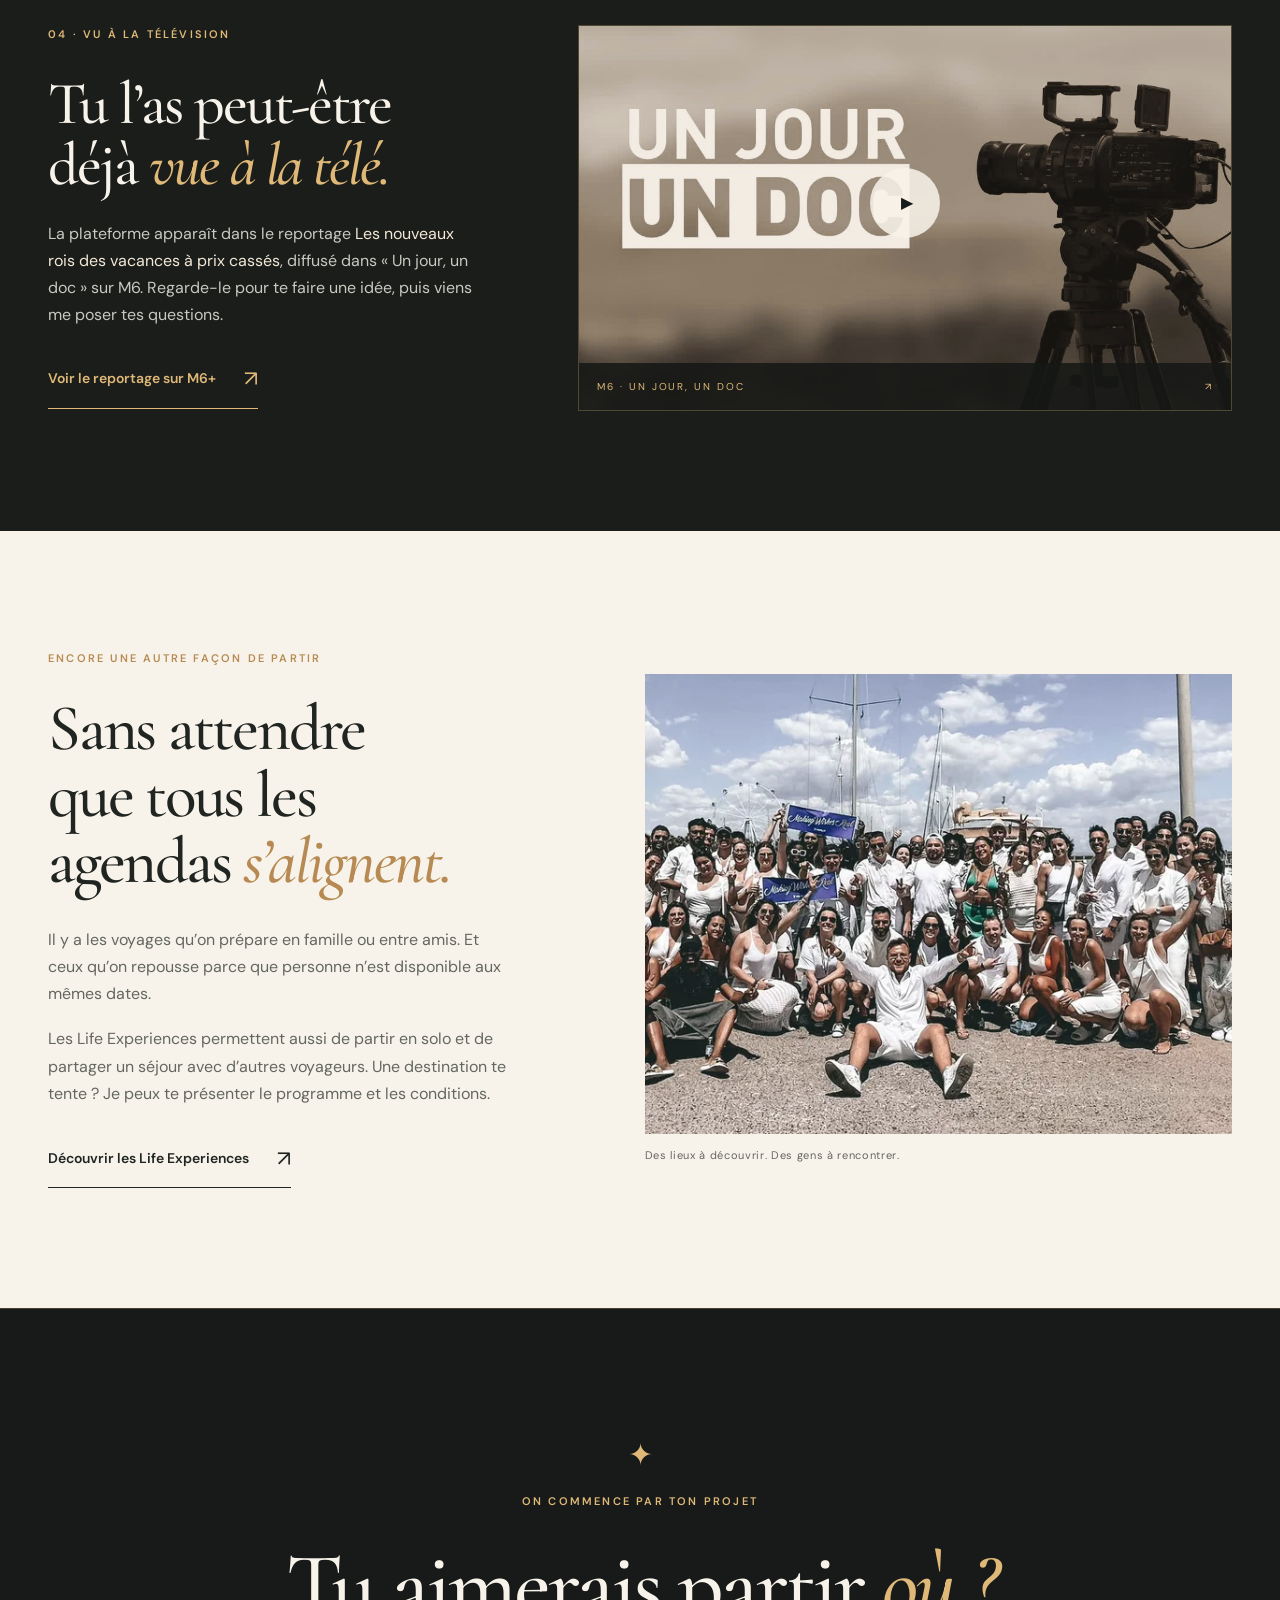
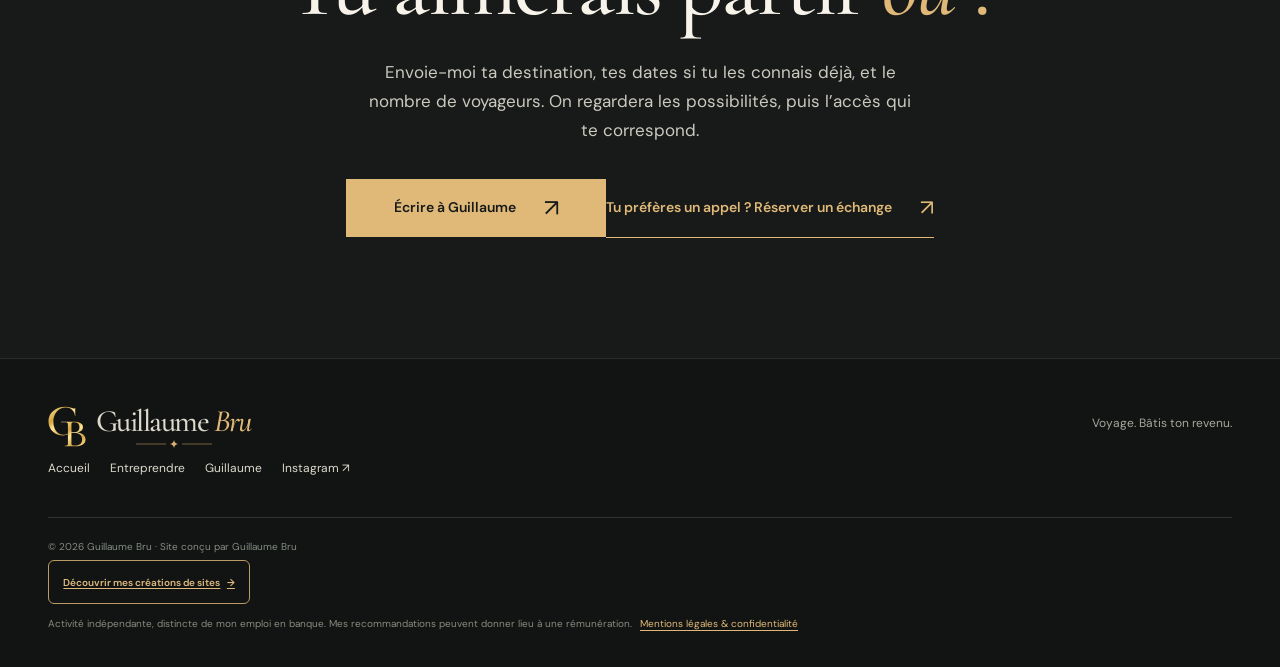
<file: voyages.html>
<!doctype html>
<html lang="fr">
<head>
  <meta charset="utf-8">
  <meta name="viewport" content="width=device-width, initial-scale=1">
  <meta name="theme-color" content="#161a19">
  <meta name="robots" content="index, follow">
  <title>Voyager autrement — Guillaume Bru</title>
  <meta name="description" content="Gagne du temps pour préparer ton prochain séjour. Retrouve les offres préférentielles réservées aux membres sur une plateforme de réservation privée.">
  <meta property="og:title" content="Voyager autrement — Guillaume Bru">
  <meta property="og:description" content="Gagne du temps pour préparer ton prochain séjour. Retrouve les offres préférentielles réservées aux membres sur une plateforme de réservation privée.">
  <meta property="og:type" content="website">
  <meta property="og:site_name" content="Guillaume Bru">
  <meta property="og:locale" content="fr_FR">
  <meta property="og:url" content="https://guillaumebru.com/voyages.html">
  <meta property="og:image" content="https://guillaumebru.com/assets/og-card.jpg?v=2">
  <meta name="twitter:card" content="summary_large_image">
  <link rel="canonical" href="https://guillaumebru.com/voyages.html">
  
  
  <link rel="preload" href="assets/editorial.woff2" as="font" type="font/woff2" crossorigin>
  <link rel="preload" href="assets/sans.woff2" as="font" type="font/woff2" crossorigin>
  <link rel="stylesheet" href="voyage.css?v=alignement-intro">
  <script src="voyage.js" defer></script>
<link rel="stylesheet" href="assets/signature-gb.css?v=credit5"><link rel="icon" href="favicon-48.png?v=gb3" type="image/png" sizes="48x48"><link rel="icon" href="favicon.svg?v=gb3" type="image/svg+xml" sizes="any"><link rel="apple-touch-icon" href="apple-touch-icon.png?v=gb3"></head>
<body>
  <a class="skip" href="#main">Aller au contenu</a>
  <header class="site-header">
    <div class="container header-inner">
      <a class="brand signature-gb" href="index.html" aria-label="Guillaume Bru, accueil"><img src="assets/monogramme-gb.svg" alt="" width="38" height="41"><span>Guillaume <em>Bru</em></span></a>
      <nav class="desktop-nav" aria-label="Navigation principale">
        <a href="index.html">Accueil</a>
        <a href="voyages.html" aria-current="page">Voyager</a>
        <a href="activite.html">Entreprendre</a>
        <a href="histoire.html">Guillaume</a>
        <a class="nav-contact" href="#contact">On en parle <span aria-hidden="true">↗</span></a>
      </nav>
      <details class="mobile-nav">
        <summary aria-label="Ouvrir le menu">Menu <span aria-hidden="true">☰</span></summary>
        <nav aria-label="Navigation mobile">
          <a href="index.html">Accueil</a><a href="voyages.html" aria-current="page">Voyager</a>
          <a href="activite.html">Entreprendre</a><a href="histoire.html">Guillaume</a><a href="#contact">Me contacter</a>
        </nav>
      </details>
    </div>
  </header>

  <main id="main">
    <section class="hero" aria-labelledby="hero-title">
      <div class="container hero-grid">
        <div class="hero-copy">
          <div class="kicker"><span class="kicker-line"></span> VOYAGES · ACCÈS SUR INVITATION</div>
          <h1 id="hero-title">Et si le même séjour te coûtait <em>moins cher&nbsp;?</em></h1>
          <p class="hero-lead">Un week-end à deux, des vacances en famille… Tu sais déjà de quoi tu as envie. Autant garder ton temps pour préparer le voyage.</p>
          <p>Pour mes voyages, j’utilise <strong>Travel Advantage</strong>, une plateforme de réservation privée. Je peux te la faire découvrir et t’aider à choisir l’accès adapté à ta façon de voyager.</p>
          <div class="hero-actions">
            <a class="button button-gold" href="https://wa.me/33670026814?text=Bonjour%20Guillaume%2C%20j%E2%80%99aimerais%20te%20parler%20de%20mon%20prochain%20voyage%20et%20de%20l%E2%80%99acc%C3%A8s%20adapt%C3%A9." target="_blank" rel="noopener noreferrer">Parlons de ton prochain voyage <span aria-hidden="true">↗</span></a>
            <a class="hero-more" href="#comparatif">Voir un exemple réel <span aria-hidden="true">↓</span></a>
          </div>
        </div>
        <figure class="hero-visual">
          <img src="assets/sunset-personal.webp" alt="Guillaume face à la mer au coucher du soleil" width="1200" height="1600" fetchpriority="high">
          <figcaption><span>01 / 04</span><span>La suite commence parfois ici.</span></figcaption>
        </figure>
      </div>
      <div class="container hero-bottom"><span>Guillaume Bru · Figeac</span><span>Faire défiler pour découvrir <span aria-hidden="true">↓</span></span></div>
    </section>

    <section class="intro section-pad" id="voyager" aria-labelledby="intro-title">
      <div class="container intro-grid">
        <p class="eyebrow">01 · TON PROCHAIN DÉPART</p>
        <h2 id="intro-title">Ton voyage. Tes envies. <em>Ton budget.</em></h2>
        <div class="intro-body">
          <p class="lead">Partir en famille sans faire exploser le budget. S’offrir un week-end qu’on repousse depuis trop longtemps. Organiser un déplacement professionnel sans réserver à l’aveugle.</p>
          <p>Au lieu de passer ta soirée à comparer les sites de réservation, tu retrouves les offres préférentielles réservées aux membres au même endroit. Tu peux vite te concentrer sur ce qui compte pour toi : l’emplacement de l’hôtel, la chambre ou le petit déjeuner en terrasse.</p>
        </div>
      </div>
      <div class="container journey-gallery" aria-label="Quelques moments de voyage de Guillaume">
        <figure class="journey-photo journey-large"><img src="assets/paris-1200.webp" alt="Guillaume avec ses proches lors d’un voyage à Paris" width="1600" height="1200" loading="lazy"><figcaption>Partir avec ceux qu’on aime <span>↗</span></figcaption></figure>
        <figure class="journey-photo journey-small"><img src="assets/malaga-800.webp" alt="Guillaume et Charline sur une place ensoleillée à Malaga" width="800" height="1067" loading="lazy"><figcaption>Une escapade à deux, à Malaga <span>↗</span></figcaption></figure>
      </div>
      <div class="container intro-footer"><span>01 — Vacances</span><span>02 — Week-ends</span><span>03 — Déplacements pros</span></div>
    </section>

    <section class="proof section-pad" id="comparatif" aria-labelledby="proof-title">
      <div class="container proof-heading">
        <div><p class="eyebrow">02 · UN EXEMPLE VÉRIFIABLE</p><h2 id="proof-title">Un séjour.<br><em>Deux prix.</em></h2></div>
        <div class="proof-intro"><p>J’ai comparé un séjour de Noël à la neige en Andorre. Même hôtel, mêmes dates, même chambre, mêmes prestations et mêmes conditions d’annulation.</p><p class="stay-line">Hotel &amp; Aparthotel Cosmos<br><span>21–27 décembre 2026 · 6 nuits · 2 adultes</span></p></div>
      </div>
      <div class="container proof-content">
        <div class="proof-prices" aria-label="Comparaison des prix du séjour">
          <div class="price-row"><span>Booking.com</span><strong>1 697,64 €</strong></div>
          <div class="price-row"><span>Travel Advantage</span><strong>1 387 €</strong></div>
          <div class="price-difference"><span class="difference-label">Sur ce séjour précis</span><strong data-count-target="310.64" aria-label="310,64 euros de différence">310,64 €</strong><span>de différence avant les points fidélité</span></div>
          <p class="points-note">Avec 27,85 € de points fidélité utilisés, le montant affiché sur la capture est de 1 359,15 €.</p>
          <p class="proof-description">Voilà ce que je veux vérifier avec toi sur ton prochain projet. Le résultat peut varier selon le séjour et les disponibilités.</p>
          <a class="button button-dark" href="https://wa.me/33670026814?text=Bonjour%20Guillaume%2C%20je%20souhaite%20d%C3%A9couvrir%20les%20offres%20pour%20mon%20prochain%20s%C3%A9jour.%20Ma%20destination%2C%20mes%20dates%20et%20le%20nombre%20de%20voyageurs%20sont%20%3A%20" target="_blank" rel="noopener noreferrer">Découvrir les offres pour mon séjour <span aria-hidden="true">↗</span></a>
        </div>
        <div class="phones" aria-label="Captures du comparatif réalisées le même jour">
          <figure class="phone-wrapper"><button class="phone" type="button" data-proof="assets/comparatif-booking-original.jpeg" data-alt="Capture Booking.com : 1 697,64 € pour six nuits au Cosmos en Andorre" aria-label="Agrandir la capture Booking.com"><span class="notch"></span><img src="assets/comparatif-booking-original.jpeg" alt="Capture de l’offre Booking.com" loading="lazy"></button><figcaption>Booking.com <span>↗</span></figcaption></figure>
          <figure class="phone-wrapper"><button class="phone" type="button" data-proof="assets/life-private-proof.webp" data-alt="Capture de la plateforme privée : 1 387 € avant 27,85 € de points fidélité" aria-label="Agrandir la capture de la plateforme privée"><span class="notch"></span><img src="assets/life-private-proof.webp" alt="Capture de l’offre de la plateforme privée" loading="lazy"></button><figcaption>Plateforme privée <span>↗</span></figcaption></figure>
          <span class="phone-help">Touche une capture pour l’agrandir</span>
        </div>
      </div>
      <div class="container proof-note"><p>Comparatif réalisé le 28 octobre 2026 à 16 h 15. Même hôtel, mêmes dates, même chambre, même demi-pension et mêmes conditions d’annulation. Tarifs constatés au moment de la recherche, susceptibles d’évoluer. La différence indiquée est calculée avant utilisation de 27,85 € de points fidélité et hors coût éventuel d’une formule membre.</p></div>
    </section>

    <section class="access section-pad" id="acces" aria-labelledby="access-title">
      <div class="container access-header"><p class="eyebrow">03 · CHOISIR SON ACCÈS</p><h2 id="access-title">La bonne formule dépend <em>de tes voyages.</em></h2><p>Une escapade ponctuelle, des vacances plus longues ou plusieurs départs dans l’année ne demandent pas forcément le même accès. C’est là que je peux t’aider.</p></div>
      <div class="container access-grid">
        <article class="access-main"><span class="access-index">01 / LE CONSEIL DE GUILLAUME</span><div class="access-main-body"><div class="access-main-copy"><h3>On part de ton projet.</h3><p>Dis-moi où tu veux partir, combien de fois tu voyages et avec qui. Je t’explique les différentes formules, ce qu’elles comprennent et leurs coûts. Ensemble, on regarde celle qui a un intérêt concret pour toi.</p><a class="button button-gold" href="https://wa.me/33670026814?text=Bonjour%20Guillaume%2C%20j%E2%80%99aimerais%20savoir%20quel%20acc%C3%A8s%20Travel%20Advantage%20est%20adapt%C3%A9%20%C3%A0%20mes%20voyages." target="_blank" rel="noopener noreferrer">Trouver l’accès qui me correspond <span aria-hidden="true">↗</span></a></div><img class="advisor-portrait" src="assets/portrait-800.webp" alt="Guillaume Bru" loading="lazy"></div></article>
        <article class="access-aside"><span class="access-index">02 / DÉCOUVRIR SEUL</span><h3>Commencer gratuitement.</h3><p>L’accès découverte te permet de faire une réservation d’hôtel de deux nuits maximum. Une façon simple d’explorer la plateforme avant de choisir la suite.</p><a class="text-link" href="https://free.traveladvantage.com/clubvip" target="_blank" rel="noopener noreferrer">Découvrir le Guest Pass <span aria-hidden="true">↗</span></a><div class="access-divider"></div><span class="access-index">03 / TU AS DÉJÀ CHOISI</span><h3>Accéder au VIP.</h3><p>Tu connais la formule VIP et tu sais qu’elle te convient ? Tu peux consulter ses conditions et t’inscrire directement. C’est une formule payante.</p><a class="text-link" href="https://vip.traveladvantage.com/clubvip" target="_blank" rel="noopener noreferrer">Voir la formule VIP <span aria-hidden="true">↗</span></a></article>
      </div>
      <p class="container access-footnote">La formule VIP prévoit une garantie meilleur prix de 150 % sur les hôtels éligibles, selon les conditions de Travel Advantage. Je peux t’expliquer son fonctionnement avant que tu choisisses.</p>
    </section>

    <section class="media section-pad" id="reportage" aria-labelledby="media-title"><div class="container media-grid"><div class="media-copy"><p class="eyebrow">04 · VU À LA TÉLÉVISION</p><h2 id="media-title">Tu l’as peut-être déjà <em>vue à la télé.</em></h2><p>La plateforme apparaît dans le reportage <cite>Les nouveaux rois des vacances à prix cassés</cite>, diffusé dans « Un jour, un doc » sur M6. Regarde-le pour te faire une idée, puis viens me poser tes questions.</p><a class="text-link" href="https://www.m6.fr/un-jour-un-doc-p_22196/les-nouveaux-rois-des-vacances-a-prix-casses-c_13173486" target="_blank" rel="noopener noreferrer">Voir le reportage sur M6+ <span aria-hidden="true">↗</span></a></div><a class="media-art" href="https://www.m6.fr/un-jour-un-doc-p_22196/les-nouveaux-rois-des-vacances-a-prix-casses-c_13173486" target="_blank" rel="noopener noreferrer" aria-label="Voir le reportage Un jour, un doc sur M6+"><img src="assets/media-doc-tone.jpg" alt="Visuel Un jour, un doc de M6" loading="lazy"><span class="media-play" aria-hidden="true">▶</span><span class="media-caption">M6 · UN JOUR, UN DOC <span>↗</span></span></a></div></section>

    <section class="experiences section-pad" id="experiences" aria-labelledby="experiences-title"><div class="container experiences-grid"><div class="experiences-copy"><p class="eyebrow">ENCORE UNE AUTRE FAÇON DE PARTIR</p><h2 id="experiences-title">Sans attendre que tous les agendas <em>s’alignent.</em></h2><p>Il y a les voyages qu’on prépare en famille ou entre amis. Et ceux qu’on repousse parce que personne n’est disponible aux mêmes dates.</p><p>Les Life Experiences permettent aussi de partir en solo et de partager un séjour avec d’autres voyageurs. Une destination te tente ? Je peux te présenter le programme et les conditions.</p><a class="text-link" href="https://lifeexperience.club/clubvip" target="_blank" rel="noopener noreferrer">Découvrir les Life Experiences <span aria-hidden="true">↗</span></a></div><figure class="experiences-photo"><img src="assets/port-1200.webp" alt="Groupe de voyageurs réunis près des bateaux" loading="lazy"><figcaption>Des lieux à découvrir. Des gens à rencontrer.</figcaption></figure></div></section>

    <section class="contact section-pad" id="contact" aria-labelledby="contact-title"><div class="container contact-inner"><span class="contact-mark" aria-hidden="true">✦</span><p class="eyebrow">ON COMMENCE PAR TON PROJET</p><h2 id="contact-title">Tu aimerais partir <em>où&nbsp;?</em></h2><p>Envoie-moi ta destination, tes dates si tu les connais déjà, et le nombre de voyageurs. On regardera les possibilités, puis l’accès qui te correspond.</p><a class="button button-gold" href="https://wa.me/33670026814?text=Bonjour%20Guillaume%2C%20j%E2%80%99aimerais%20te%20parler%20de%20mon%20prochain%20voyage.%20Ma%20destination%2C%20mes%20dates%20et%20le%20nombre%20de%20voyageurs%20sont%20%3A%20" target="_blank" rel="noopener noreferrer">Écrire à Guillaume <span aria-hidden="true">↗</span></a><a class="text-link contact-call" href="https://calendly.com/guillaume-bru/cae" target="_blank" rel="noopener noreferrer">Tu préfères un appel ? Réserver un échange <span aria-hidden="true">↗</span></a></div></section>
  </main>

  <footer class="footer"><div class="container footer-inner"><a class="brand signature-gb" href="index.html" aria-label="Guillaume Bru, accueil"><img src="assets/monogramme-gb.svg" alt="" width="38" height="41"><span>Guillaume <em>Bru</em></span></a><p>Voyage. Bâtis ton revenu.</p><div class="footer-links"><a href="index.html">Accueil</a><a href="activite.html">Entreprendre</a><a href="histoire.html">Guillaume</a><a href="https://www.instagram.com/guillaume.bru_/" target="_blank" rel="noopener noreferrer">Instagram ↗</a></div><small>© 2026 Guillaume Bru · Site conçu par Guillaume Bru<br><a class="creation-link" href="creation-de-sites.html">Découvrir mes créations de sites <span aria-hidden="true">→</span></a><br>Activité indépendante, distincte de mon emploi en banque. Mes recommandations peuvent donner lieu à une rémunération. <button class="legal-trigger" type="button" data-open-legal>Mentions légales &amp; confidentialité</button></small></div></footer>

  <dialog id="information-dialog" class="legal-modal" aria-labelledby="information-title"><button class="modal-close" data-close-legal aria-label="Fermer les mentions légales">✕</button><span class="eyebrow">Mentions légales &amp; confidentialité</span><h2 id="information-title">Pour en savoir plus.</h2><h3>Éditeur du site</h3><p>Guillaume Bru, entrepreneur individuel (EI) · micro-entreprise<br>SIREN 101 064 566 · SIRET 101 064 566 00017<br>Mandataire indépendant en services de voyages (APE 7990Z)<br>46100 Figeac, France<br>Directeur de la publication : Guillaume Bru</p><h3>Contact</h3><p><a href="mailto:guillaume.bru46@gmail.com">guillaume.bru46@gmail.com</a><br><a href="https://wa.me/33670026814" target="_blank" rel="noopener noreferrer">WhatsApp : 06 70 02 68 14 ↗</a></p><h3>Hébergement</h3><p>GitHub, Inc. · 88 Colin P. Kelly Jr. Street, San Francisco, CA 94107, États-Unis · +1 877 448 4820</p><h3>Mon activité</h3><p>Je recommande la plateforme Travel Advantage dans le cadre de mon activité indépendante auprès de MWR Life. Certaines recommandations peuvent me donner droit à une rémunération. Cette activité est distincte de mon emploi en banque.</p><h3>Tes données</h3><p>Ce site n’intègre pas de formulaire de collecte. Pour connaître sa fréquentation (nombre de visites, pages vues, provenance), il utilise Cloudflare Web Analytics, qui ne dépose pas de cookie et ne te suit pas d’un site à l’autre. Les échanges se font via WhatsApp, Calendly ou Instagram. La vidéo YouTube et l’agenda Calendly ne se chargent dans la page que lorsque tu cliques pour les ouvrir. Ces services appliquent leurs propres conditions et politiques de confidentialité. L’hébergeur peut enregistrer des données techniques de connexion, comme l’adresse IP, pour assurer le fonctionnement et la sécurité du site.</p><h3>Photos et médias</h3><p>Les photos personnelles sont utilisées pour présenter mon univers. Les mentions de médias renvoient aux contenus consacrés à la plateforme ou à l’entreprise ; elles ne constituent pas une recommandation de leur part.</p></dialog>

  <dialog class="proof-modal" aria-label="Capture agrandie"><button class="proof-close" type="button" aria-label="Fermer la capture">×</button><img alt=""></dialog>
<!-- Cloudflare Web Analytics --><script type='module' src='https://static.cloudflareinsights.com/beacon.min.js' data-cf-beacon='{"token": "7118e7da68ed434f9c228f956c5463e0"}'></script><!-- End Cloudflare Web Analytics -->
</body>
</html>
</file>
<file: site.css>
@font-face{font-family:Editorial;src:url('assets/editorial.woff2') format('woff2'),url('assets/editorial.woff') format('woff');font-weight:500;font-display:swap}@font-face{font-family:Editorial;src:url('assets/editorial-italic.woff2') format('woff2'),url('assets/editorial-italic.woff') format('woff');font-style:italic;font-weight:500;font-display:swap}@font-face{font-family:Sans;src:url('assets/sans.woff2') format('woff2'),url('assets/sans.woff') format('woff');font-weight:400;font-display:swap}@font-face{font-family:Sans;src:url('assets/sans-semibold.woff2') format('woff2'),url('assets/sans-semibold.woff') format('woff');font-weight:600 700;font-display:swap}
:root{--ink:#211c18;--black:#191612;--ivory:#f7f3eb;--sand:#ede6da;--gold:#d5ad72;--bronze:#84633a;--muted:#676057;--line:#d8cfc1;--display:Editorial,Georgia,serif;--body:Sans,Arial,sans-serif}*{box-sizing:border-box}html{scroll-padding-top:100px}body{margin:0;background:var(--ivory);color:var(--ink);font:17px/1.7 var(--body);-webkit-font-smoothing:antialiased}img{display:block;width:100%;height:auto}figure{margin:0}a{color:inherit;text-decoration:none}button{font:inherit;cursor:pointer}a:focus-visible,button:focus-visible,summary:focus-visible{outline:2px solid var(--bronze);outline-offset:6px}.dark-section :focus-visible,.hero-dark :focus-visible,.site-header :focus-visible,.contact-section :focus-visible,.site-footer :focus-visible{outline-color:var(--gold)}::selection{background:var(--gold);color:var(--black)}[id]{scroll-margin-top:24px}.wrap{width:min(1240px,calc(100% - 112px));margin-inline:auto}h1,h2,h3,p{margin:0}h1,h2,h3{font-family:var(--display);font-weight:500;line-height:1.05;letter-spacing:-.035em;text-wrap:balance}h1{font-size:clamp(70px,6.7vw,104px)}h2{font-size:clamp(48px,4.6vw,72px)}h3{font-size:36px}h1 em,h2 em,h3 em{font-weight:500;color:var(--bronze)}p+p{margin-top:18px}p{overflow-wrap:break-word;text-wrap:pretty}strong{font-weight:600}ul,ol{margin:0;padding:0;list-style:none}.eyebrow{display:block;font-size:11px;font-weight:600;letter-spacing:.19em;text-transform:uppercase;line-height:1.7;color:var(--bronze);margin-bottom:22px}.lead,.hero-lead{font-size:22px;line-height:1.5;color:var(--ink)}.section{padding-block:112px}.section-copy p{color:var(--muted)}.section-copy .lead{color:var(--ink)}.section-copy h2{margin-bottom:28px}.section-copy h3{margin-bottom:14px}.section-heading{max-width:800px;margin-bottom:60px}.section-heading p{max-width:560px;color:var(--muted);margin-top:24px}.button{display:inline-flex;align-items:center;justify-content:center;gap:28px;min-height:56px;padding:16px 24px;background:var(--gold);color:var(--black);border:1px solid var(--gold);border-radius:2px;font-size:14px;font-weight:600;line-height:1.5;transition:background .2s,transform .2s;max-width:100%;text-align:left}.button span{font-size:21px;flex-shrink:0}.button:hover{background:#e5c18b;transform:translateY(-2px)}.button-outline{background:transparent;color:var(--gold);border-color:#796347}.button-outline:hover{color:var(--black);background:var(--gold)}.text-link{display:inline-flex;gap:22px;align-items:center;font-size:14px;font-weight:600;line-height:1.6;border-bottom:1px solid var(--bronze);padding-block:13px 9px}.text-link:hover{color:var(--bronze)}.text-link span{font-size:22px;flex-shrink:0}.quiet-link{display:table;font-size:13px;line-height:1.7;padding-block:12px;opacity:.82}.quiet-link:hover{opacity:1;text-decoration:underline;text-underline-offset:5px}.fine-print{font-size:12px;line-height:1.7;color:var(--muted)}.subtle{font-size:15px}.subtle a{border-bottom:1px solid var(--line)}figcaption{font-size:12px;letter-spacing:.025em;line-height:1.6;padding-top:14px;color:var(--muted)}
.site-header{position:sticky;top:0;z-index:30;background:var(--black);color:var(--ivory);border-bottom:1px solid #ffffff1f}.header-inner{display:flex;align-items:center;justify-content:space-between;gap:32px;min-height:88px}.brand{font-family:var(--display);font-size:34px;letter-spacing:-.04em;white-space:nowrap;line-height:1.2}.brand em{color:var(--gold)}.header-nav{display:flex;align-items:center;gap:32px;font-size:13px}.header-nav>a:not(.button){padding-block:20px;position:relative}.header-nav>a[aria-current=page]::after{content:'';position:absolute;bottom:10px;left:0;right:0;height:1px;background:var(--gold)}.header-nav .button{min-height:44px;padding:10px 18px;gap:18px;font-size:12px}.menu-toggle{display:none;color:var(--ivory);background:transparent;border:1px solid #ffffff55;border-radius:2px;padding:9px 14px;min-height:44px}.skip-link{position:fixed;top:8px;left:8px;transform:translateY(-150%);z-index:100;background:var(--ivory);color:var(--ink);padding:12px}.skip-link:focus{transform:translateY(0)}
.hero-dark{background:var(--black);color:var(--ivory)}.hero-grid{display:grid;grid-template-columns:1.05fr .95fr;gap:8%;align-items:center;padding-block:50px 64px}.hero-copy{min-width:0;padding-block:24px}.hero-copy .eyebrow{margin-bottom:28px}.hero-copy h1{margin-bottom:28px}.hero-copy>p:not(.hero-lead){font-size:15px;max-width:460px;color:var(--muted)}.hero-copy .hero-lead{margin-bottom:20px}.hero-copy>.button{margin-top:30px}.hero-copy>.quiet-link{margin-top:10px}.hero-dark .hero-copy>p:not(.hero-lead){color:#c1b8ac}.hero-dark .hero-lead{color:#eee6db}.hero-dark .eyebrow,.hero-dark h1 em{color:var(--gold)}.hero-photo{position:relative;min-width:0}.hero-photo>img{aspect-ratio:3/4;object-fit:cover}.hero-photo figcaption{position:absolute;bottom:0;left:0;right:0;padding:70px 24px 22px;color:#fff;background:linear-gradient(transparent,#0009);font-size:13px}.sunset-photo{box-shadow:18px 18px 0 -1px var(--black),18px 18px 0 0 #d5ad724a}.hero-baseline{display:flex;justify-content:space-between;gap:28px;border-top:1px solid #ffffff29;padding-block:22px;font-size:12px;color:#bcb2a5}.hero-baseline a{color:var(--gold)}.hero-light{border-bottom:1px solid var(--line)}.hero-light h1{font-size:clamp(72px,7vw,108px)}.hero-light .hero-photo{box-shadow:18px 18px 0 -1px var(--ivory),18px 18px 0 0 var(--line)}
.offer-grid,.about-grid{display:grid;grid-template-columns:.95fr 1.05fr;gap:10%;align-items:center}.editorial-photo{min-width:0}.editorial-photo>img{aspect-ratio:3/4;object-fit:cover}.travel-photo>img{object-position:50% 40%}.training-photo>img{object-fit:contain;background:#ddd5c8}.about-grid{grid-template-columns:.8fr 1.2fr;gap:12%}.about-photo>img{object-position:50% 35%}.small-aside{border-top:1px solid var(--line);margin-top:36px;padding-top:26px}.small-aside .eyebrow{margin-bottom:10px}.small-aside p{font-size:15px}.small-aside>a{display:inline-block;font-size:13px;font-weight:600;padding-block:12px 4px}.press-strip{background:var(--sand);border-block:1px solid var(--line)}.press-inner{display:flex;align-items:center;justify-content:center;gap:64px;padding-block:24px}.press-inner p{font-size:13px;line-height:1.8;color:var(--muted)}.press-inner strong{color:var(--ink)}.press-logos{display:flex;align-items:center;gap:28px}.press-logos img:first-child{width:60px;height:60px;object-fit:contain}.press-logos img:last-child{width:104px;height:auto;border-radius:2px}.dark-section{background:var(--black);color:var(--ivory)}.dark-section .eyebrow,.dark-section h2 em,.dark-section h3 em{color:var(--gold)}.dark-section p,.dark-section figcaption{color:#c5bcaf}.dark-section .lead{color:var(--ivory)}.dark-section .text-link{border-color:var(--gold);color:var(--gold)}.reverse-grid{grid-template-columns:1.1fr .9fr;gap:10%}.human-note{border-left:1px solid var(--gold);padding-left:24px;margin:30px 0}.human-note .eyebrow{margin-bottom:12px;font-size:10px}.human-note h3{font-size:32px}.human-note p{font-size:15px}
.contact-section{padding-block:98px;background:var(--black);color:var(--ivory);border-bottom:1px solid #ffffff24}.contact-inner{max-width:1000px;text-align:center}.contact-inner .eyebrow{color:var(--gold)}.contact-inner h2{font-size:clamp(55px,5.6vw,86px);margin-bottom:28px}.contact-inner h2 em{color:var(--gold)}.contact-inner>p{max-width:580px;margin-inline:auto;color:#d1c7ba}.contact-inner>.button,.contact-actions{margin-top:32px}.contact-actions{display:flex;gap:14px;justify-content:center}.contact-inner .quiet-link{margin:17px auto 0}.site-footer{background:var(--black);color:var(--ivory);padding-block:48px 32px}.footer-top{display:flex;justify-content:space-between;align-items:center;gap:32px;padding-bottom:32px}.footer-tagline{font-size:12px;color:#bcb2a5;margin-top:10px}.footer-links{display:flex;gap:28px;font-size:13px}.footer-links a{padding-block:12px}.footer-bottom{display:flex;gap:32px;justify-content:space-between;border-top:1px solid #ffffff21;padding-top:24px}.footer-bottom p{max-width:670px;font-size:10px;line-height:1.8;color:#bcb2a5}.plain-button{font-size:11px;color:#c5bcaf;background:transparent;border:0;padding:10px 0;align-self:start;white-space:nowrap;text-decoration:underline;text-underline-offset:4px}.modal{max-width:640px;width:calc(100% - 32px);max-height:85dvh;border:1px solid var(--line);padding:52px 36px 36px;background:var(--ivory);color:var(--ink);border-radius:4px}.modal::backdrop{background:#000a;backdrop-filter:blur(3px)}.modal h2{font-size:40px;margin-bottom:26px}.modal h3{font-family:var(--body);font-size:16px;letter-spacing:0;margin:24px 0 10px}.modal p{font-size:14px}.modal a{text-decoration:underline}.modal-close{position:absolute;top:8px;right:12px;border:0;background:transparent;font-size:30px;width:44px;height:44px;color:var(--ink)}
.intent-grid{display:grid;grid-template-columns:1fr 1fr;gap:8%}.intent-grid article{display:flex;gap:26px;border-top:1px solid var(--line);padding-top:28px}.index{font-family:var(--display);font-size:30px;font-style:italic;color:var(--bronze);line-height:1.3;flex-shrink:0}.intent-grid h3{font-size:34px;margin-bottom:16px}.intent-grid p{color:var(--muted);font-size:16px}.intent-grid .text-link{font-size:13px;margin-top:8px}.comparison-section{background:var(--sand)}.comparison-grid{display:grid;grid-template-columns:1fr 1fr;gap:8%;align-items:center}.comparison-phones img{border:1px solid var(--line);border-radius:3px}.comparison-phones figcaption{text-align:center}.comparison-copy h3{font-size:46px;margin-bottom:16px}.stay-dates{font-size:14px;color:var(--muted)}.price-list{margin:30px 0 0}.price-list>div{display:flex;justify-content:space-between;align-items:baseline;gap:16px;padding-block:16px;border-bottom:1px solid #c9beac}.price-list dt{font-size:14px}.price-list dd{font-weight:600;margin:0;white-space:nowrap;font-size:24px}.difference{margin-block:22px}.difference strong{font:500 66px/1.1 var(--display);letter-spacing:-.025em}.difference p{font-size:13px;margin-top:8px;color:var(--muted)}.comparison-copy .fine-print{margin-block:18px 26px}.experience-intro{display:grid;grid-template-columns:1fr 1fr;gap:8%;align-items:start;margin-bottom:48px}.experience-intro h2{font-size:60px}.experience-intro .lead{font-size:21px}.experience-intro p:not(.lead){font-size:16px}.friends-panorama{max-width:850px;margin-inline:auto}.friends-panorama img{aspect-ratio:1179/781;object-fit:contain}.friends-panorama figcaption{text-align:center}.experience-note{font-size:13px;text-align:center;margin-top:26px}.experience-note a{color:var(--gold);text-decoration:underline;text-underline-offset:4px}.media-section{display:grid;grid-template-columns:1fr 1fr;gap:8%;align-items:center}.media-section h2{font-size:60px}.media-card{display:block;min-width:0}.media-visual{position:relative;background:#0b1544}.media-visual img{aspect-ratio:16/9;object-fit:cover;transition:opacity .25s}.media-card:hover img{opacity:.8}.play{position:absolute;bottom:20px;right:20px;width:52px;height:52px;display:grid;place-items:center;background:var(--ivory);color:var(--ink);border-radius:50%;padding-left:3px;font-size:16px}.media-caption{padding:22px 0;border-bottom:1px solid var(--line)}.media-caption .eyebrow{margin-bottom:9px}.media-caption h3{font-size:30px}.media-caption .text-link{font-size:13px;border:0;padding-bottom:0}.media-band{background:var(--sand)}
.service-grid{display:grid;grid-template-columns:1fr 1fr;gap:8%;align-items:start}.service-grid h2{font-size:60px}.support-section{background:var(--sand)}.support-list{margin-top:28px}.support-list li{display:flex;gap:24px;border-top:1px solid #c9beac;padding-block:22px}.support-list h3{font-family:var(--body);font-size:16px;letter-spacing:0;line-height:1.5;margin-bottom:6px}.support-list p{font-size:14px;line-height:1.7}.fit-grid{display:grid;grid-template-columns:1fr 1fr;gap:28px}.fit-card{padding:40px 36px;border:1px solid #756049;border-radius:3px}.fit-card h3{font-size:40px}.fit-card .eyebrow{font-size:10px;margin-bottom:18px}.fit-yes{background:#27221b}.fit-no{background:#eee7dc;color:var(--ink);border-color:#eee7dc}.fit-no .eyebrow,.fit-no h3 em{color:var(--bronze)}.fit-card ul{margin-top:28px}.fit-card li{display:flex;gap:18px;padding-block:18px;border-top:1px solid #ffffff24;align-items:flex-start}.fit-card li p{font-size:15px;line-height:1.7}.fit-no li{border-color:var(--line)}.fit-no li p,.fit-no .fit-note{color:var(--muted)}.fit-mark{flex:0 0 25px;font:400 22px/1.3 var(--body);color:var(--gold)}.fit-no .fit-mark{color:var(--ink);font-size:27px;line-height:1.1}.fit-note{font-size:13px;line-height:1.7;border-top:1px solid var(--line);padding-top:20px}.fit-action{margin-top:40px;text-align:center}.personal-note{max-width:1050px}.personal-note h2{margin-bottom:40px}.personal-note-grid{display:grid;grid-template-columns:1fr 1fr;gap:10%}.personal-note-grid>div{color:var(--muted);font-size:16px}.faq-section{display:grid;grid-template-columns:.9fr 1.1fr;gap:10%}.faq-section h2{font-size:60px}.faq details{border-top:1px solid var(--line)}.faq details:last-child{border-bottom:1px solid var(--line)}.faq summary{list-style:none;display:flex;justify-content:space-between;align-items:center;gap:20px;padding-block:23px;font-size:15px;line-height:1.6;font-weight:600;cursor:pointer}.faq summary::-webkit-details-marker{display:none}.faq summary span{font-size:25px;font-weight:400;flex:0 0 20px;color:var(--bronze);transition:transform .2s}.faq details[open] summary span{transform:rotate(45deg)}.faq details p{padding-bottom:24px;font-size:15px;color:var(--muted)}
@media(max-width:1100px){.wrap{width:calc(100% - 72px)}.hero-grid{gap:6%}.header-nav{gap:24px}.hero-copy h1{font-size:78px}.hero-light h1{font-size:82px}.hero-copy .hero-lead{font-size:20px}.hero-copy>p:not(.hero-lead){font-size:14px}.section{padding-block:90px}.offer-grid,.about-grid,.reverse-grid{gap:7%}.experience-intro h2,.service-grid h2,.media-section h2,.faq-section h2{font-size:52px}.fit-card{padding:32px 28px}.fit-card h3{font-size:36px}.fit-card li p{font-size:14px}.comparison-grid{gap:6%}}
@media(max-width:820px){.wrap{width:calc(100% - 48px)}.header-inner{min-height:76px;flex-wrap:wrap;gap:0}.brand{font-size:31px}.js .menu-toggle{display:block}.header-nav{width:100%;flex-direction:column;align-items:stretch;gap:0;padding:12px 0 24px}.js .header-nav{display:none}.js .menu-toggle[aria-expanded=true]+.header-nav{display:flex}.header-nav>a:not(.button){padding:15px 0;border-top:1px solid #ffffff20}.header-nav>a[aria-current=page]::after{display:none}.header-nav>a[aria-current=page]{color:var(--gold)}.header-nav .button{margin-top:16px;align-self:flex-start}.hero-grid{grid-template-columns:1fr 1fr;gap:7%;padding-block:40px 50px}.hero-copy h1{font-size:62px}.hero-copy .eyebrow{font-size:10px}.hero-copy .hero-lead{font-size:18px}.hero-copy>.button{font-size:12px;padding:14px 18px;gap:16px}.hero-copy>p:not(.hero-lead){font-size:14px}.hero-light h1{font-size:64px}.section{padding-block:76px}h2{font-size:52px}.section-copy .lead{font-size:20px}.offer-grid,.reverse-grid,.about-grid{grid-template-columns:1fr 1fr;gap:6%}.section-copy p{font-size:15px}.human-note{padding-left:18px}.human-note h3{font-size:28px}.human-note p{font-size:14px}.editorial-photo{align-self:start;margin-top:8px}.press-inner{gap:40px}.comparison-grid,.media-section{gap:6%}.comparison-copy h3{font-size:38px}.price-list dd{font-size:21px}.difference strong{font-size:58px}.experience-intro h2,.service-grid h2,.media-section h2,.faq-section h2{font-size:48px}.fit-grid{gap:18px}.fit-card{padding:28px 24px}.fit-card h3{font-size:32px}.contact-inner h2{font-size:66px}.footer-bottom{flex-direction:column;gap:12px}}
@media(max-width:620px){html{scroll-padding-top:76px}body{font-size:16px}.wrap{width:calc(100% - 40px)}.header-inner{min-height:70px}.brand{font-size:29px}.menu-toggle{font-size:12px}.hero-grid{grid-template-columns:1fr;gap:32px;padding-block:38px 42px}.hero-copy{padding:0}.hero-copy .eyebrow{font-size:10px;margin-bottom:22px}.hero-copy h1{font-size:clamp(48px,14.5vw,78px);line-height:1.01;margin-bottom:24px}.hero-copy .hero-lead{font-size:20px;max-width:360px;margin-bottom:18px}.hero-copy>p:not(.hero-lead){font-size:15px;max-width:460px}.hero-copy>.button{font-size:13px;min-height:54px;margin-top:26px;padding:16px 20px}.hero-copy>.quiet-link{margin-top:6px}.hero-photo{width:100%}.hero-photo>img{aspect-ratio:4/5;object-fit:cover}.sunset-photo>img{object-position:50% 30%}.activity-hero-photo>img{aspect-ratio:3/4;object-fit:contain}.travel-hero-photo>img{object-position:50% 34%}.hero-photo figcaption{padding:64px 18px 17px;font-size:12px}.sunset-photo,.hero-light .hero-photo{box-shadow:none}.hero-baseline{display:block;font-size:11px;padding-block:18px}.hero-baseline a{display:table;padding-top:10px}.hero-light h1{font-size:70px}.section{padding-block:66px}h2{font-size:clamp(43px,11.8vw,60px);line-height:1.07}h3{font-size:32px}.eyebrow{font-size:10px;letter-spacing:.16em;margin-bottom:18px}.section-heading{margin-bottom:36px}.section-heading p{font-size:15px;margin-top:22px}.section-copy h2{margin-bottom:24px}.section-copy p{font-size:16px}.section-copy .lead{font-size:20px}.offer-grid,.about-grid,.reverse-grid{display:flex;flex-direction:column;gap:36px;align-items:stretch}.offer-grid>.section-copy,.about-grid>.section-copy{order:0}.offer-grid>.editorial-photo,.about-grid>.editorial-photo{order:1}.editorial-photo{margin:0;width:100%}.editorial-photo>img{aspect-ratio:4/5}.training-photo>img,.about-photo>img{aspect-ratio:3/4;object-fit:contain}.small-aside{margin-top:28px;padding-top:22px}.small-aside p{font-size:14px}.small-aside .eyebrow{font-size:9px}.text-link{font-size:13px;gap:18px}.human-note{margin-block:26px;padding-left:20px}.human-note h3{font-size:30px}.human-note p{font-size:15px}.press-inner{flex-direction:column;gap:18px;padding-block:26px;text-align:center}.press-inner p{font-size:12px}.press-logos{gap:28px}.press-logos img:first-child{width:48px;height:48px}.press-logos img:last-child{width:90px}.contact-section{padding-block:70px}.contact-inner h2{font-size:clamp(47px,12.6vw,65px)}.contact-inner>p{font-size:15px}.contact-actions{flex-direction:column;gap:12px}.contact-actions .button,.contact-inner>.button{width:100%}.button{font-size:13px;gap:18px;justify-content:space-between;padding:16px 20px}.contact-inner .quiet-link{font-size:12px}.site-footer{padding-block:36px 24px}.footer-top{align-items:start;flex-direction:column;gap:20px;padding-bottom:22px}.footer-links{gap:24px;font-size:12px}.footer-tagline{font-size:11px}.footer-bottom p{font-size:10px}.plain-button{font-size:11px;white-space:normal}.modal{padding:48px 24px 28px}.modal h2{font-size:34px}.intent-grid{grid-template-columns:1fr;gap:30px}.intent-grid article{gap:22px;padding-top:22px}.intent-grid h3{font-size:32px}.intent-grid p{font-size:15px}.comparison-grid{display:flex;flex-direction:column;gap:28px}.comparison-phones{order:1;width:100%;max-width:480px;margin-inline:auto}.comparison-copy{order:0;width:100%}.comparison-copy h3{font-size:40px}.price-list{margin-top:20px}.price-list dd{font-size:23px}.price-list dt{font-size:13px}.difference strong{font-size:64px}.difference p{font-size:13px}.comparison-copy .subtle{font-size:14px}.comparison-copy .button{width:100%}.experience-intro{grid-template-columns:1fr;gap:26px;margin-bottom:32px}.experience-intro h2,.service-grid h2,.media-section h2,.faq-section h2{font-size:clamp(43px,11.5vw,58px)}.experience-intro .lead{font-size:20px}.experience-intro p:not(.lead){font-size:15px}.friends-panorama img{aspect-ratio:1179/781}.experience-note{font-size:12px}.media-section{grid-template-columns:1fr;gap:28px}.media-caption{padding-top:18px}.media-caption h3{font-size:30px}.media-section .section-copy h2{margin-bottom:22px}.media-section .section-copy p{font-size:15px}.play{width:44px;height:44px;right:16px;bottom:16px;font-size:14px}.service-grid{grid-template-columns:1fr;gap:26px}.service-grid .lead{font-size:20px}.support-list{margin-top:24px}.support-list li{padding-block:20px;gap:22px}.support-list h3{font-size:16px}.support-list p{font-size:14px}.fit-grid{grid-template-columns:1fr;gap:22px}.fit-card{padding:30px 24px}.fit-card h3{font-size:36px}.fit-card li p{font-size:15px}.fit-card li{gap:16px;padding-block:17px}.fit-card ul{margin-top:24px}.fit-action{margin-top:30px}.fit-action .button{width:100%}.personal-note h2{margin-bottom:28px}.personal-note-grid{grid-template-columns:1fr;gap:24px}.personal-note-grid .lead{font-size:20px}.personal-note-grid>div{font-size:15px}.faq-section{grid-template-columns:1fr;gap:28px}.faq summary{font-size:14px;padding-block:20px}.faq details p{font-size:14px}}
@media(prefers-reduced-motion:reduce){*,*::before,*::after{transition:none!important;animation:none!important}}

/* Finition éditoriale : identité visible, portraits et lumière douce. */
body[data-page="home"] #home-title{font-size:clamp(58px,5.9vw,88px);line-height:1.02}
.personal-intro{align-items:center;padding-block:24px}.intro-person{display:flex;align-items:center;gap:20px;min-width:0}.intro-person>span:last-child{display:flex;flex-direction:column;gap:4px}.intro-person strong{color:var(--ivory);font-size:20px;font-family:var(--display);font-weight:500}.intro-person>span>span{color:#c7bcad;font-size:12px}.intro-portrait{width:76px;height:76px;flex:0 0 76px;border-radius:50%;overflow:hidden;border:1px solid #d5ad7266}.intro-portrait img{width:100%;height:100%;object-fit:cover;object-position:50% 0%;transform:scale(1.7);transform-origin:50% 0%}.intro-link{white-space:nowrap}.editorial-photo>img,.travel-hero-photo>img,.activity-hero-photo>img,.friends-panorama>img{filter:sepia(.045) saturate(.94)}
@media(max-width:620px){body[data-page="home"] #home-title{font-size:clamp(43px,11.8vw,70px)}.personal-intro{display:flex;flex-direction:column;align-items:flex-start;gap:16px}.intro-person{gap:14px}.intro-person>span>span{font-size:11px;max-width:210px}.intro-link{font-size:12px}.intro-portrait{width:64px;height:64px;flex-basis:64px}}

.hero-copy .personal-intro{display:flex;align-items:center;gap:18px;border-top:1px solid #ffffff25;margin-top:30px;padding-top:22px;padding-bottom:0}.hero-copy .intro-link{display:none}.hero-copy .intro-person strong{font-size:23px}.hero-copy .intro-person>span>span{font-size:11px;max-width:250px}.hero-copy .intro-person{color:var(--ivory)}


/* Confort de lecture sur tablette et petit écran. */
@media (min-width:621px) and (max-width:1100px){.hero-copy h1,.hero-light h1{font-size:clamp(40px,5.8vw,64px)}body[data-page="home"] #home-title{font-size:clamp(40px,5.8vw,64px)}}
@media (max-width:360px){.hero-light h1{font-size:clamp(42px,16vw,56px)}}
.footer-bottom p{font-size:12px}.plain-button{font-size:12px}

/* ==========================================================
   Refonte premium — novembre 2026
   Mouvement discret, grain, monogramme, nouveaux blocs.
   ========================================================== */
@property --ps{syntax:'<number>';inherits:false;initial-value:1}
:root{--ease:cubic-bezier(.22,.61,.36,1);--ease-out:cubic-bezier(.16,1,.3,1);--grain:url("data:image/svg+xml,%3Csvg xmlns='http://www.w3.org/2000/svg' width='180' height='180'%3E%3Cfilter id='n'%3E%3CfeTurbulence type='fractalNoise' baseFrequency='.85' numOctaves='2' stitchTiles='stitch'/%3E%3CfeColorMatrix type='saturate' values='0'/%3E%3C/filter%3E%3Crect width='100%25' height='100%25' filter='url(%23n)'/%3E%3C/svg%3E")}

/* Grain de papier très léger */
.hero-dark,.dark-section,.contact-section,.site-footer,.press-band,.manifesto,.comparison-section,.support-section,.media-band{position:relative;isolation:isolate}
.hero-dark::before,.dark-section::before,.contact-section::before,.site-footer::before,.press-band::before,.manifesto::before,.comparison-section::before,.support-section::before,.media-band::before{content:'';position:absolute;inset:0;z-index:-1;background-image:var(--grain);opacity:.06;pointer-events:none}
.manifesto::before,.comparison-section::before,.support-section::before,.media-band::before{opacity:.09;mix-blend-mode:multiply}

/* Étalonnage commun des photos */
.hero-photo>img,.editorial-photo>img,.friends-panorama>img{filter:sepia(.1) saturate(.84) contrast(.96) brightness(.99)}
.training-photo>img{filter:none;aspect-ratio:2/3;object-fit:cover;background:none;object-position:50% 30%}

/* En-tête qui s'affine au défilement */
.site-header{transition:background-color .45s var(--ease),border-color .45s var(--ease)}
.header-inner{transition:min-height .45s var(--ease)}
.brand{transition:transform .45s var(--ease);transform-origin:left center}
.site-header.is-scrolled{background:rgba(25,22,18,.8);-webkit-backdrop-filter:saturate(1.2) blur(14px);backdrop-filter:saturate(1.2) blur(14px);border-bottom-color:#d5ad7230}
.site-header.is-scrolled .header-inner{min-height:68px}
.site-header.is-scrolled .brand{transform:scale(.88)}
.site-header:has(.menu-toggle[aria-expanded=true]){background:var(--black)}

/* Boutons : flèche qui glisse et reflet doré */
.button{position:relative;overflow:hidden;isolation:isolate;transition:background .3s var(--ease),color .3s var(--ease),transform .3s var(--ease)}
.button::after{content:'';position:absolute;inset:0;z-index:-1;background:linear-gradient(110deg,transparent 35%,rgba(255,248,235,.5) 50%,transparent 65%);transform:translateX(-130%);transition:transform .9s var(--ease)}
.button:hover::after{transform:translateX(130%)}
.button span,.text-link span,.quiet-link span{display:inline-block;transition:transform .4s var(--ease-out)}
.button:hover span,.text-link:hover span{transform:translate(3px,-3px)}
.button:hover .arrow-down,.quiet-link:hover .arrow-down{transform:translateY(3px)}

/* Liens : filet qui se trace */
.text-link{--line-c:var(--bronze)}
.dark-section .text-link,.hero-dark .text-link{--line-c:var(--gold)}
.js .text-link{border-bottom-color:transparent;background-image:linear-gradient(var(--line-c),var(--line-c));background-repeat:no-repeat;background-position:0 100%;background-size:0 1px;transition:background-size 1.1s var(--ease-out) calc(var(--d,0ms) + 250ms),color .2s}
.js .is-in .text-link,.js .text-link.is-in{background-size:100% 1px}
.js .media-caption .text-link{background:none}

/* Apparitions au défilement */
.js .reveal{opacity:0;transform:translate3d(0,16px,0);transition:opacity .8s var(--ease) var(--d,0ms),transform .8s var(--ease-out) var(--d,0ms)}
.js .reveal.is-in{opacity:1;transform:none}

/* Titres de haut de page, ligne par ligne */
.hero h1 .line{display:block}
.js .hero h1 .line{overflow:hidden;padding:0 .1em .14em 0;margin-bottom:-.14em}
.js .hero h1 .line>span{display:block;transform:translate3d(0,108%,0);transition:transform .8s var(--ease-out) var(--d,0ms)}
.js .hero h1.is-in .line>span{transform:none}

/* Photos dévoilées en rideau */
.js .reveal-photo{overflow:hidden}
.js .reveal-photo>img,.js .media-visual.reveal-photo>img{clip-path:inset(0 0 100% 0);transform:scale(var(--ps));--ps:1.06;transition:clip-path .8s var(--ease-out) var(--d,0ms),--ps 1.3s var(--ease-out) var(--d,0ms),opacity .25s}
.js .reveal-photo.is-in>img{clip-path:inset(0);--ps:1}
.js .reveal-photo>figcaption{opacity:0;transition:opacity .8s var(--ease) .5s}
.js .reveal-photo.is-in>figcaption{opacity:1}
.js .hero .hero-photo>img{--ps:1.12;transform:translate3d(0,var(--py,0px),0) scale(var(--ps));transition:clip-path .9s var(--ease-out) .15s,--ps 1.6s var(--ease-out) .15s}
.js .hero .hero-photo.is-in>img{--ps:1.05}
.js .hero .hero-photo>figcaption{transition-delay:.9s}
.js .comparison-phones.reveal-photo{overflow:visible}

/* Filets dorés */
.hairline{display:block;height:1px;background:linear-gradient(90deg,transparent,var(--gold) 20%,var(--gold) 80%,transparent);opacity:.55}
.js .hairline{transform:scaleX(0);transition:transform 1.4s var(--ease-out) .1s}
.js .is-in .hairline,.js .hairline.is-in{transform:scaleX(1)}

/* Bandeau médias */
.press-band{background:var(--black);color:var(--ivory);border-top:1px solid #ffffff14}
.press-band-inner{display:flex;flex-direction:column;align-items:center;gap:16px;padding-block:44px 38px;text-align:center}
.press-band .eyebrow{color:var(--gold);margin:0}
.press-list{display:flex;justify-content:center;gap:0}
.press-list li{display:flex}
.press-list a{display:flex;flex-direction:column;gap:4px;padding:6px 40px;border-left:1px solid #ffffff1f;transition:opacity .3s}
.press-list li:first-child a{border-left:0}
.press-list a:hover{opacity:.75}
.press-name{font-family:var(--display);font-size:30px;line-height:1.1;letter-spacing:-.02em}
.press-show{font-family:var(--display);font-style:italic;font-size:17px;color:var(--gold);line-height:1.3}
.press-note{font-size:11px;color:#a89e91;letter-spacing:.02em;margin-top:6px}

/* Chiffres clés */
.key-figures{display:grid;grid-template-columns:repeat(3,1fr);border-block:1px solid var(--line);margin:8px 0 34px}
.key-figures>div{padding:22px 0 20px 24px;border-left:1px solid var(--line)}
.key-figures>div:first-child{padding-left:0;border-left:0}
.key-figures strong{display:block;font:500 clamp(40px,3.6vw,54px)/1 var(--display);letter-spacing:-.03em;color:var(--ink)}
.key-figures span{display:block;margin-top:10px;font-size:11px;font-weight:600;letter-spacing:.16em;text-transform:uppercase;color:var(--bronze);line-height:1.5}

/* Manifeste */
.manifesto{background:var(--sand);border-block:1px solid var(--line);padding-block:120px;text-align:center}
.manifesto-inner{max-width:980px;margin-inline:auto;display:flex;flex-direction:column;align-items:center}
.monogram{width:58px;height:58px;color:var(--bronze);margin-bottom:30px}
.manifesto .eyebrow{margin-bottom:28px}
.manifesto blockquote{margin:0;font-family:var(--display);font-weight:500;font-size:clamp(40px,4.6vw,70px);line-height:1.08;letter-spacing:-.035em;text-wrap:balance;color:var(--ink)}
.manifesto blockquote em{color:var(--bronze)}
.manifesto .signature{margin-top:36px;font-size:12px;font-weight:600;letter-spacing:.19em;text-transform:uppercase;color:var(--muted)}
.manifesto .hairline{width:120px;margin:34px auto 0}

/* Fiche comparatif */
.comparison-copy{background:var(--ivory);border:1px solid #d5ad7266;padding:44px 44px 40px;box-shadow:0 30px 60px -40px #3a2b1a59;position:relative}
.comparison-copy::before{content:'';position:absolute;inset:8px;border:1px solid #d5ad7226;pointer-events:none}
.difference{border-top:1px solid #c9beac;padding-top:22px}
.difference strong{color:var(--bronze);font-variant-numeric:tabular-nums}

/* Pied de page */
.footer-brand{display:flex;align-items:center;gap:16px}
.footer-brand .monogram{width:42px;height:42px;margin:0;color:var(--gold)}

@media(max-width:820px){
  .js .hero .hero-photo.is-in>img{--ps:1}
  .press-list a{padding:6px 28px}
  .manifesto{padding-block:90px}
  .comparison-copy{padding:34px 28px}
}
@media(max-width:620px){
  .site-header.is-scrolled .header-inner{min-height:60px}
  .training-photo>img{aspect-ratio:2/3;object-fit:cover}
  .press-name{font-size:24px}.press-show{font-size:15px}
  .press-list a{padding:4px 20px}
  .key-figures>div{padding:18px 0 16px 14px}
  .key-figures strong{font-size:clamp(30px,9vw,40px)}
  .key-figures span{font-size:9px;letter-spacing:.12em}
  .manifesto{padding-block:72px}
  .monogram{width:48px;height:48px;margin-bottom:24px}
  .manifesto blockquote{font-size:clamp(34px,9.6vw,46px)}
  .comparison-copy{padding:30px 22px 28px}
  .comparison-copy::before{inset:6px}
}
@media(prefers-reduced-motion:reduce){.js .reveal,.js .reveal-photo>img,.js .hero h1 .line>span,.js .hairline,.js .reveal-photo>figcaption{opacity:1!important;transform:none!important;clip-path:none!important}.js .text-link{background-size:100% 1px}}
.reveal-all .reveal,.reveal-all .reveal-photo>img,.reveal-all .hero h1 .line>span,.reveal-all .hairline,.reveal-all .reveal-photo>figcaption{opacity:1!important;transform:none!important;clip-path:none!important}

.sunset-photo>img{object-position:50% 22%}

/* Fenêtres vidéo et prise de rendez-vous */
html:has(dialog[open]){overflow:hidden}
.embed-modal{padding:0;border:1px solid #d5ad7240;border-radius:3px;overflow:hidden;box-shadow:0 40px 90px -30px #000c}
.embed-modal::backdrop{background:#0b0908d9;-webkit-backdrop-filter:blur(6px);backdrop-filter:blur(6px)}
.embed-modal[open]{animation:embed-in .5s var(--ease-out)}
.embed-modal[open]::backdrop{animation:embed-fade .4s var(--ease)}
@keyframes embed-in{from{opacity:0;transform:translateY(14px) scale(.985)}}
@keyframes embed-fade{from{opacity:0}}
.embed-bar{display:flex;align-items:center;justify-content:space-between;gap:16px;padding:10px 10px 10px 22px;border-bottom:1px solid #ffffff14}
.embed-bar .eyebrow{margin:0;min-width:0;overflow:hidden;text-overflow:ellipsis;white-space:nowrap}
.embed-actions{display:flex;align-items:center;gap:6px}
.embed-external{font-size:12px;padding:10px 12px;opacity:.75;white-space:nowrap}
.embed-external:hover{opacity:1;text-decoration:underline;text-underline-offset:4px}
.embed-close{width:44px;height:44px;border:0;background:transparent;font-size:22px;line-height:1;border-radius:50%;transition:background .2s}
.embed-frame{position:relative}
.embed-frame iframe{position:absolute;inset:0;width:100%;height:100%;border:0;opacity:0;transition:opacity .5s var(--ease)}
.embed-modal.is-loaded iframe{opacity:1}
.embed-loading{position:absolute;inset:0;display:grid;place-items:center;font-size:13px;letter-spacing:.04em}
/* Vidéo : écrin sombre */
.embed-video{width:min(1100px,calc(100% - 32px));max-width:none;background:#0d0b09;color:var(--ivory)}
.embed-video .eyebrow{color:var(--gold)}
.embed-video .embed-close{color:var(--ivory)}
.embed-video .embed-close:hover{background:#ffffff14}
.embed-video .embed-frame{aspect-ratio:16/9;background:#000}
.embed-video .embed-loading{color:#a89e91}
/* Calendly : écrin clair */
.embed-calendly{width:min(1040px,calc(100% - 32px));max-width:none;background:var(--ivory);color:var(--ink);border-color:var(--line)}
.embed-calendly .embed-bar{border-bottom-color:var(--line)}
.embed-calendly .embed-close{color:var(--ink)}
.embed-calendly .embed-close:hover{background:#0000000d}
.embed-calendly .embed-frame{height:min(760px,calc(100dvh - 120px))}
.embed-calendly .embed-loading{color:var(--muted)}
@media(max-width:620px){
  .embed-calendly{width:100%;height:100dvh;max-height:100dvh;margin:0;border:0;border-radius:0}
  .embed-calendly .embed-frame{height:calc(100dvh - 65px)}
  .embed-video{width:calc(100% - 20px)}
  .embed-bar{padding-left:16px}
  .embed-external{font-size:11px;padding:8px 6px}
}

/* Photos de haut de page : filet doré centré tout autour (remplace le cadre décalé) */
.sunset-photo,.hero-light .hero-photo,.activity-hero-photo{box-shadow:none;outline:1px solid #d5ad7275;outline-offset:14px}
.hero-light .hero-photo{outline-color:#b8996a80}
@media(max-width:620px){.sunset-photo,.hero-light .hero-photo,.activity-hero-photo{outline-offset:9px}}

/* Manifeste : coupure en trois lignes sur grand écran, coupure libre sur mobile */
@media(max-width:620px){.manifesto .br-wide{display:none}}

/* Page Entreprendre : la promesse en grand titre */
.hero-copy h1.promise-title{font-size:clamp(50px,4.4vw,68px);line-height:1.04;max-width:13.5em}
.promise-title .line>span{text-wrap:balance}
@media (min-width:621px) and (max-width:1100px){.hero-copy h1.promise-title{font-size:clamp(36px,4.9vw,52px)}}
@media(max-width:620px){.hero-copy h1.promise-title{font-size:clamp(36px,10.2vw,48px);line-height:1.05}}

/* Voyager : en famille et à deux, côte à côte (même hauteur) */
.family-duo{display:grid;grid-template-columns:4fr 2.5fr;gap:24px;margin-bottom:56px;align-items:start}
.family-duo .family-photo>img{aspect-ratio:4/3;object-position:50% 50%}
.family-duo .couple-photo>img{aspect-ratio:5/6;object-position:50% 42%}
@media(max-width:620px){.family-duo{grid-template-columns:1fr;gap:28px;margin-bottom:36px}.family-duo .family-photo>img{aspect-ratio:4/3;object-position:62% 45%}.family-duo .couple-photo>img{aspect-ratio:4/5}}

/* Mon histoire : intertitres, citation, photo qui reste visible */
.story h3{font-family:var(--display);font-style:italic;font-weight:500;font-size:clamp(26px,2.2vw,32px);line-height:1.15;color:var(--bronze);margin:42px 0 14px}
.story p{margin-bottom:14px}
.story-quote{margin:18px 0 22px;padding-left:22px;border-left:1px solid var(--gold)}
.story-quote p{font-family:var(--display);font-size:clamp(26px,2.3vw,34px);line-height:1.2;color:var(--ink);margin:0}
.story-end{margin-top:26px;color:var(--ink)}
@media(max-width:620px){.story h3{margin-top:34px}}

/* Accueil : bouton sombre pour « Lire mon histoire » */
.button-dark{background:var(--ink);color:var(--ivory)}
.button-dark:hover{background:var(--bronze);color:var(--ivory)}
#guillaume .button-dark{margin-top:10px}

/* Page Mon histoire : une colonne de lecture */
.story-page .story{max-width:680px;margin-inline:auto}
.story-page .story>p{font-size:17px;line-height:1.8}
.story-page .key-figures{margin-bottom:48px}
.story-photo{margin:46px 0 10px}
.story-photo>img{aspect-ratio:4/5;object-position:50% 30%}
@media(max-width:620px){.story-page .story>p{font-size:16px}.story-photo{margin:34px 0 6px}}

/* Voyager : photo du port en bandeau */
.port-panorama{max-width:none}
.port-panorama img{aspect-ratio:1600/656;object-fit:cover}
@media(max-width:620px){.port-panorama img{aspect-ratio:4/3;object-position:50% 55%}}

/* Vignettes médias dans la palette */
.media-visual{background:#17130f}

@media(max-width:620px){.br-wide{display:none}}

/* Voyager : Travel Advantage + carte Guest Pass */
.ta-section{background:var(--ivory)}
.ta-grid{display:grid;grid-template-columns:1.1fr .9fr;gap:8%;align-items:center}
.ta-section .button{margin-top:14px}
.pass-card{position:relative;max-width:400px;justify-self:center;width:100%;background:var(--black);color:var(--ivory);border:1px solid #d5ad7266;border-radius:4px;padding:30px 30px 0;box-shadow:0 40px 70px -40px #1916128c;transform:rotate(-2deg);isolation:isolate}
.pass-card::before{content:'';position:absolute;inset:7px;border:1px solid #d5ad7226;border-radius:2px;pointer-events:none}
.pass-card::after{content:'';position:absolute;inset:0;z-index:-1;background-image:var(--grain);opacity:.08;border-radius:4px}
.pass-top{display:flex;justify-content:space-between;align-items:center}
.pass-label{font-size:11px;font-weight:600;letter-spacing:.22em;text-transform:uppercase;color:var(--gold)}
.pass-mono{display:grid;place-items:center;width:36px;height:36px;border:1px solid var(--gold);border-radius:50%;font-family:var(--display);font-style:italic;font-size:20px;color:var(--gold)}
.pass-title{font-family:var(--display);font-size:clamp(38px,3.4vw,50px);line-height:1;letter-spacing:-.02em;margin:26px 0 24px}
.pass-title em{color:var(--gold)}
.pass-rows{margin:0;border-top:1px solid #ffffff1f}
.pass-rows>div{display:flex;justify-content:space-between;gap:16px;padding:13px 0;border-bottom:1px solid #ffffff14;font-size:14px}
.pass-rows dt{color:#a89e91}
.pass-rows dd{margin:0;font-weight:600}
.pass-stub{position:relative;display:flex;justify-content:space-between;gap:12px;margin:22px -30px 0;padding:18px 30px 22px;border-top:1px dashed #d5ad7280;font-size:11px;letter-spacing:.08em;text-transform:uppercase;color:#c1b8ac}
.pass-stub::before,.pass-stub::after{content:'';position:absolute;top:-11px;width:22px;height:22px;border-radius:50%;background:var(--ivory)}
.pass-stub::before{left:-11px}.pass-stub::after{right:-11px}
@media(max-width:820px){.ta-grid{grid-template-columns:1fr;gap:56px}.pass-card{transform:rotate(-1.5deg)}}
@media(max-width:620px){.pass-card{padding:24px 22px 0}.pass-stub{margin:20px -22px 0;padding:16px 22px 20px;font-size:10px;flex-direction:column;gap:4px}}
@media(prefers-reduced-motion:no-preference){.pass-card{transition:transform .6s var(--ease-out)}.pass-card:hover{transform:rotate(0deg) translateY(-4px)}}

.ta-steps{font-size:13px;line-height:1.7;color:var(--muted);max-width:30em;margin-top:16px}
a.pass-card{display:block;text-decoration:none;color:var(--ivory);cursor:pointer}

/* Signature de l’en-tête */
.site-header .brand{display:inline-flex;align-items:center;gap:12px}
.site-header .brand::before{content:"";flex:none;width:38px;height:41px;background:url("assets/monogramme-gb.svg") center/contain no-repeat}
.site-header .brand-mark{display:none}
.monogram{height:auto}
@media(max-width:620px){
  .site-header .brand{gap:0;min-width:44px;min-height:44px;justify-content:center}
  .site-header .brand::before{width:32px;height:35px}
  .site-header .brand>span{display:none}
}
</file>
<file: assets/accueil-video.css>
.accueil-video { position: relative; isolation: isolate; overflow: hidden; background: #121114; }
.accueil-film { pointer-events: none; position: absolute; inset: 0 0 0 auto; height: 100%; width: 78%; object-fit: cover; object-position: 54% center; }
.accueil-video::after { content: ""; position: absolute; inset: 0; pointer-events: none; background: linear-gradient(90deg,#121114 16%,rgba(18,17,20,.96) 29%,rgba(18,17,20,.82) 40%,transparent 72%); }
.accueil-video .hero-grid { display: flex; min-height: clamp(570px,78svh,860px); padding-block: 58px; }
.accueil-video .hero-copy { position: relative; z-index: 1; width: min(51%,650px); }
.accueil-video .hero-copy h1 { font-size: clamp(40px,5vw,82px); }
.accueil-video .hero-copy .hero-lead { font-size: 18px; margin-bottom: .4em; }
.accueil-video .button,.accueil-video .quiet-link { display: inline-flex; justify-content: center; align-items: center; border-radius: 40px; padding: 14px 22px; min-height: 48px; }
.accueil-video .quiet-link { border: 1px solid #b9ad96; margin-left: 6px; }
@media(max-width:720px) {
 .accueil-film { inset: 0 0 auto; width: 100%; height: clamp(330px,61svh,560px); object-position: 54% center; }
 .accueil-video::after { height: clamp(331px,calc(61svh + 1px),561px); background: linear-gradient(transparent 48%,#121114 100%); }
 .accueil-video .hero-grid { min-height: 0; padding-block: clamp(256px,43svh,402px) 32px; }
 .accueil-video .hero-copy { width: 100%; padding: 0; }
 .accueil-video .hero-copy h1 { font-size: clamp(35px,9.5vw,58px); margin-bottom: 20px; }
 .accueil-video .hero-copy .eyebrow { margin-bottom: 12px; }
 .accueil-video .hero-copy .hero-lead { font-size: 16px; }
 .accueil-video .button,.accueil-video .quiet-link { display: flex; width: 100%; margin-left: 0; }
}

.accueil-film-mobile { display: none; }
@media (max-width:720px), (hover:none) and (pointer:coarse) {
  .accueil-video video { display: none; }
  .accueil-film-mobile { display: block; }
}
</file>
<file: assets/signature-gb.css>
.site-header .brand.signature-gb::before { content: none; }
.signature-gb img { display: block; flex: none; width: 38px; height: 41px; }
.site-header .signature-gb > span {
  display: block;
  text-align: center;
  line-height: 1.05;
}
.signature-gb > span::after {
  content: "";
  display: block;
  height: 8px;
  margin: 3px auto 0;
  background: url("data:image/svg+xml,%3Csvg xmlns='http://www.w3.org/2000/svg' viewBox='0 0 76 8'%3E%3Cpath fill='%23d5ad72' d='M0 3.7h30v.6H0z M46 3.7h30v.6H46z M38 0Q38.6 3.4 42 4Q38.6 4.6 38 8Q37.4 4.6 34 4Q37.4 3.4 38 0Z'/%3E%3C/svg%3E") center / auto 100% no-repeat;
}
@media (max-width: 620px) {
  .site-header .brand.signature-gb { gap: 8px; min-height: 44px; }
  .signature-gb img { width: 32px; height: 35px; }
  .site-header .brand.signature-gb > span { display: block; font-size: 21px; }
}

footer .brand.signature-gb { display: inline-flex; align-items: center; gap: 10px; }
footer .signature-gb > span { display: block; line-height: 1.05; }

.manifesto-brand { display: grid; justify-items: center; gap: 8px; margin-bottom: 26px; }
.manifesto-brand img { width: clamp(46px, 5vw, 58px); height: auto; }
.manifesto-brand > span { font-family: var(--display); font-size: 18px; letter-spacing: .14em; text-transform: uppercase; color: var(--ink); }
.manifesto-brand > span::after { margin-top: 8px; }

/* Lien de création dans les crédits du site */
footer a[href="creation-de-sites.html"] {
  display: inline-block;
  padding-block: .25em;
  color: #dfba7f;
  text-decoration: underline;
  text-decoration-thickness: 1px;
  text-underline-offset: .22em;
}
footer a[href="creation-de-sites.html"]:hover,
footer a[href="creation-de-sites.html"]:focus-visible {
  color: #fff1cd;
  text-decoration-thickness: 2px;
}
footer a[href="creation-de-sites.html"]:focus-visible {
  outline: 2px solid currentColor;
  outline-offset: 3px;
}

footer a.creation-link {
  display: inline-flex;
  align-items: center;
  gap: .65em;
  min-height: 44px;
  margin: .35rem 0 .65rem;
  padding: .25rem .9rem;
  border: 1px solid #bc9a65;
  border-radius: 6px;
  font-weight: 600;
}
</file>
<file: assets/accueil-parcours.css>
.home-story { background: linear-gradient(to bottom, #121114, var(--ivory) 100%) top / 100% clamp(44px,6vw,86px) no-repeat, var(--ivory); padding: clamp(94px,12vw,165px) 0 clamp(38px,5vw,72px); }
.home-story-copy { max-width: 790px; margin-inline: auto; }
.home-story h2,.home-doors h2 { font-size: clamp(2.35rem,4.9vw,4.8rem); line-height: 1.06; margin: .3em 0 .45em; }
.home-story p { max-width: 64ch; margin: 0 0 1em; }
.home-story .text-link { margin-top: .35em; }
.home-doors { padding-block: clamp(24px,4vw,60px) clamp(54px,8vw,110px); }
.home-door-grid { display: grid; grid-template-columns: repeat(2,minmax(0,1fr)); gap: clamp(20px,3vw,44px); }
.home-door { display: block; background: #fffaf3; color: var(--ink); border: 1px solid var(--line); overflow: hidden; border-radius: 12px; }
.home-door img { display: block; width: 100%; height: auto; aspect-ratio: 1.7; object-fit: cover; object-position: 50% 33%; }
.home-door > div { padding: clamp(20px,3vw,36px); }
.home-door h3 { font-size: clamp(1.75rem,3vw,2.7rem); margin: 0 0 .3em; }
.home-door p { margin: 0 0 1em; }
.home-door-link { font-weight: 600; text-decoration: underline; text-underline-offset: .22em; }
.home-story,.home-doors,#entreprendre { scroll-margin-top: 88px; }
@media(max-width:700px) { .home-door-grid { grid-template-columns: 1fr; } }
</file>
<file: voyage.css>
@font-face{font-family:Editorial;src:url('assets/editorial.woff2') format('woff2');font-style:normal;font-weight:500;font-display:swap}
@font-face{font-family:Editorial;src:url('assets/editorial-italic.woff2') format('woff2');font-style:italic;font-weight:500;font-display:swap}
@font-face{font-family:GuillaumeSans;src:url('assets/sans.woff2') format('woff2');font-style:normal;font-weight:400;font-display:swap}
@font-face{font-family:GuillaumeSans;src:url('assets/sans-semibold.woff2') format('woff2');font-style:normal;font-weight:600 700;font-display:swap}
:root{--black:#161a19;--ink:#202522;--ivory:#f8f3ea;--cream:#eee6d9;--gold:#e0b978;--ochre:#b68a52;--muted:#636760;--line:#d8d0c2;--display:Editorial,Georgia,serif;--sans:GuillaumeSans,Arial,sans-serif}
*{box-sizing:border-box}html{scroll-behavior:smooth;scroll-padding-top:90px}body{margin:0;background:var(--ivory);color:var(--ink);font:16px/1.7 var(--sans);-webkit-font-smoothing:antialiased}img{max-width:100%;display:block}figure,h1,h2,h3,p{margin:0}h1,h2,h3{font-family:var(--display);font-weight:500;letter-spacing:-.034em;line-height:1.02;text-wrap:balance}h2{font-size:clamp(46px,5.1vw,82px)}h3{font-size:clamp(32px,3vw,48px)}h1 em,h2 em,h3 em{font-weight:500}p{overflow-wrap:break-word;text-wrap:pretty}a{color:inherit;text-decoration:none}button{font:inherit;cursor:pointer}a:focus-visible,button:focus-visible,summary:focus-visible{outline:2px solid var(--gold);outline-offset:5px}::selection{background:var(--gold);color:var(--black)}.container{width:min(1280px,calc(100% - 96px));margin-inline:auto}.section-pad{padding-block:120px}.skip{position:absolute;top:-80px;left:16px;padding:10px;background:var(--ivory);z-index:100}.skip:focus{top:8px}.eyebrow,.kicker,.access-index{font-size:11px;font-weight:600;line-height:1.4;letter-spacing:.2em;text-transform:uppercase}.eyebrow{color:var(--ochre);margin-bottom:30px}.lead{font-size:clamp(20px,2.1vw,27px);line-height:1.52;letter-spacing:-.01em}.button{display:inline-flex;align-items:center;justify-content:space-between;gap:28px;min-height:58px;padding:16px 24px;border:1px solid transparent;min-width:260px;max-width:100%;font-size:14px;line-height:1.4;font-weight:600;transition:background .25s,transform .25s,border-color .25s;text-align:left}.button span{font-size:24px;font-weight:400;line-height:1}.button:hover{transform:translateY(-3px)}.button-gold{background:var(--gold);color:var(--black);border-color:var(--gold)}.button-gold:hover{background:#edc995}.button-dark{background:var(--black);color:var(--ivory)}.button-dark:hover{background:#353935}.text-link{display:inline-flex;align-items:center;justify-content:space-between;gap:28px;border-bottom:1px solid currentColor;padding-block:8px 10px;font-size:14px;font-weight:600;transition:color .2s;max-width:100%}.text-link:hover{color:var(--ochre)}.text-link span{font-size:22px;font-weight:400}

.site-header{height:86px;background:var(--black);color:var(--ivory);border-bottom:1px solid #ffffff26;position:relative;z-index:10}.header-inner{height:100%;display:flex;align-items:center;justify-content:space-between;gap:24px}.brand{font-family:var(--display);font-size:31px;letter-spacing:-.05em;line-height:1;white-space:nowrap}.brand em{color:var(--gold);font-weight:500}.desktop-nav{height:100%;display:flex;align-items:center;gap:36px;font-size:13px}.desktop-nav>a:not(.nav-contact){opacity:.77;transition:opacity .2s}.desktop-nav>a:not(.nav-contact):hover,.desktop-nav>a[aria-current]{opacity:1}.nav-contact{border:1px solid #e0b97875;padding:13px 18px;margin-left:12px}.nav-contact span{padding-left:12px;color:var(--gold)}.mobile-nav{display:none}

.hero{background:var(--black);color:var(--ivory);overflow:hidden}.hero-grid{min-height:670px;display:grid;grid-template-columns:1.04fr .96fr;gap:6%;align-items:stretch}.hero-copy{align-self:center;padding:84px 0 66px;max-width:640px}.kicker{display:flex;align-items:center;gap:14px;color:var(--gold);margin-bottom:37px}.kicker-line{height:1px;width:38px;background:var(--gold)}.hero h1{font-size:clamp(60px,5.8vw,94px);max-width:680px;margin-bottom:31px}.hero h1 em{color:var(--gold)}.hero-lead{font-size:clamp(20px,1.8vw,25px);line-height:1.48;max-width:590px;color:#eee7da;margin-bottom:24px}.hero-copy>p:not(.hero-lead){font-size:15px;line-height:1.75;color:#c6c5bc;max-width:550px}.hero-copy strong{color:var(--ivory);font-weight:600}.hero-actions{display:flex;align-items:center;flex-wrap:wrap;gap:18px 26px;margin-top:34px}.hero-more{font-size:12px;white-space:nowrap;color:#d3c9b9}.hero-more span{color:var(--gold);margin-left:10px}.hero-visual{position:relative;align-self:stretch;min-width:0;overflow:hidden}.hero-visual::before{content:'';position:absolute;inset:0;z-index:1;background:linear-gradient(90deg,#161a1966 0%,transparent 32%),linear-gradient(0deg,#161a1955,transparent 30%);pointer-events:none}.hero-visual img{width:100%;height:100%;min-height:670px;object-fit:cover;object-position:center 45%;filter:saturate(.91)}.hero-visual figcaption{position:absolute;z-index:2;left:24px;right:24px;bottom:25px;display:flex;justify-content:space-between;gap:20px;font-size:11px;letter-spacing:.11em;color:#f7ecda}.hero-bottom{display:flex;justify-content:space-between;gap:20px;padding-block:18px;border-top:1px solid #ffffff20;color:#aeb0a7;font-size:11px;letter-spacing:.13em;text-transform:uppercase}.hero-bottom span:last-child span{color:var(--gold);margin-left:9px}

.intro{background:var(--ivory)}.intro-grid{display:grid;grid-template-columns:1fr .77fr;column-gap:10%;align-items:start;margin-bottom:76px}
.intro-grid>.eyebrow{grid-column:1 / -1}.intro h2{max-width:730px}.intro h2 em{color:var(--ochre)}.intro-body{max-width:510px}.intro-body .lead{color:var(--ink);margin-bottom:26px}.intro-body p:last-child{color:var(--muted);font-size:15px}.journey-gallery{display:grid;grid-template-columns:1.32fr .68fr;gap:20px;align-items:start}.journey-photo{overflow:hidden;position:relative}.journey-photo img{width:100%;height:auto;object-fit:cover;transition:transform .6s ease,filter .6s ease;filter:saturate(.88)}.journey-photo:hover img{transform:scale(1.018);filter:saturate(1)}.journey-large img{aspect-ratio:1.49;object-position:center}.journey-small img{aspect-ratio:1.05;object-position:50% 24%}.journey-photo figcaption{position:absolute;left:0;right:0;bottom:0;padding:48px 23px 18px;color:#fff;background:linear-gradient(transparent,#101310bb);font-size:13px;display:flex;justify-content:space-between;gap:10px}.intro-footer{display:flex;justify-content:space-between;margin-top:28px;border-top:1px solid var(--line);border-bottom:1px solid var(--line);padding-block:16px;color:#706a60;font-size:11px;letter-spacing:.16em;text-transform:uppercase}

.proof{background:var(--cream)}.proof-heading{display:grid;grid-template-columns:1.02fr .98fr;align-items:end;gap:8%;margin-bottom:67px}.proof h2 em{color:var(--ochre)}.proof-intro{max-width:470px;color:#555952}.proof-intro>p:first-child{font-size:17px}.stay-line{border-top:1px solid #c6b9a5;margin-top:28px;padding-top:18px;font-size:16px;color:var(--ink);font-weight:600;line-height:1.5}.stay-line span{font-size:13px;color:var(--muted);font-weight:400}.proof-content{display:grid;grid-template-columns:.85fr 1.15fr;gap:5%;align-items:center}.proof-prices{padding-right:20px}.price-row{display:flex;align-items:baseline;justify-content:space-between;gap:16px;padding-block:18px;border-bottom:1px solid #c8bcab}.price-row:first-child{border-top:1px solid #c8bcab}.price-row span{font-size:13px}.price-row strong{font:500 clamp(25px,2.7vw,38px)/1 var(--display);white-space:nowrap}.price-difference{margin-top:45px;display:flex;flex-direction:column}.difference-label{color:var(--ochre);font-size:11px;font-weight:600;letter-spacing:.2em;text-transform:uppercase}.price-difference strong{color:#8c6231;font:500 clamp(76px,7.8vw,122px)/1 var(--display);letter-spacing:-.06em;white-space:nowrap}.price-difference>span:last-child{font-size:14px;color:var(--muted)}.points-note{max-width:390px;color:#62665c;font-size:12px;line-height:1.55;margin-top:13px}.proof-description{max-width:390px;color:var(--muted);font-size:15px;margin-top:31px}.proof-prices .button{margin-top:28px}.phones{display:grid;grid-template-columns:1fr 1fr;gap:18px;align-items:end}.phone-wrapper{min-width:0}.phone{display:block;width:100%;aspect-ratio:.57;border:8px solid #292723;border-radius:34px;padding:0;background:#fff;position:relative;box-shadow:0 17px 33px #3c2a1d26;overflow:hidden;transition:transform .25s}.phone:hover{transform:translateY(-6px)}.phone img{width:100%;height:100%;object-fit:cover;object-position:50% 0}.notch{position:absolute;top:10px;left:50%;transform:translateX(-50%);width:27%;height:11px;border-radius:100px;background:#292723;z-index:1}.phone-wrapper figcaption{display:flex;justify-content:space-between;gap:8px;margin-top:12px;font-size:12px;font-weight:600}.phone-wrapper figcaption span{color:var(--ochre)}.phone-help{grid-column:1/-1;text-align:center;color:var(--muted);font-size:11px;letter-spacing:.05em}.proof-note{border-top:1px solid #c7baaa;margin-top:50px;padding-top:19px}.proof-note p{max-width:950px;font-size:11px;line-height:1.7;color:#66685f}

.access{background:var(--ivory)}.access-header{max-width:1280px;margin-bottom:62px}.access-header h2{max-width:920px}.access-header h2 em{color:var(--ochre)}.access-header>p:last-child{font-size:19px;max-width:680px;margin-top:28px;color:var(--muted)}.access-grid{display:grid;grid-template-columns:1.36fr .64fr;gap:22px;align-items:stretch}.access-main{background:var(--black);color:var(--ivory);padding:48px 48px 0;overflow:hidden;min-height:510px;position:relative}.access-main:before{content:'';position:absolute;right:-150px;top:-250px;width:500px;height:500px;border:1px solid #e0b9782f;border-radius:50%;pointer-events:none}.access-main .access-index{color:var(--gold)}.access-main-body{display:grid;grid-template-columns:1.05fr .65fr;gap:28px;align-items:end;height:calc(100% - 20px)}.access-main-copy{align-self:center;padding-block:38px 52px}.access-main h3{font-size:clamp(43px,4vw,66px);max-width:500px;margin-bottom:25px}.access-main p{max-width:500px;color:#d3d0c6;font-size:15px}.access-main .button{margin-top:35px}.advisor-portrait{width:100%;height:410px;object-fit:cover;object-position:center 14%;filter:saturate(.72);mask-image:linear-gradient(to bottom,#000 65%,transparent 100%)}.access-aside{border:1px solid var(--line);padding:45px 36px}.access-aside .access-index{color:var(--ochre)}.access-aside h3{font-size:37px;margin:20px 0 15px}.access-aside p{font-size:14px;color:var(--muted)}.access-aside .text-link{font-size:12px;margin-top:16px}.access-divider{height:1px;background:var(--line);margin:34px 0}.access-footnote{margin-top:26px;font-size:12px;color:var(--muted);line-height:1.7}

.media{background:#1a1d1a;color:var(--ivory)}.media-grid{display:grid;grid-template-columns:.8fr 1.2fr;gap:8%;align-items:center}.media .eyebrow{color:var(--gold)}.media h2{font-size:clamp(48px,4.7vw,73px);max-width:530px;margin-bottom:24px}.media h2 em{color:var(--gold)}.media-copy>p:not(.eyebrow){font-size:16px;max-width:470px;color:#c8c9c1}.media cite{font-style:normal;color:#f4e9d8}.media .text-link{color:var(--gold);margin-top:24px}.media-art{display:block;position:relative;border:1px solid #e0b97846;overflow:hidden}.media-art img{width:100%;aspect-ratio:1.7;object-fit:cover;filter:saturate(.8);transition:transform .5s}.media-art:hover img{transform:scale(1.03)}.media-play{position:absolute;left:50%;top:46%;transform:translate(-50%,-50%);display:grid;place-items:center;width:70px;height:70px;border-radius:50%;background:#f8f3eadd;color:var(--black);padding-left:3px}.media-caption{position:absolute;left:0;right:0;bottom:0;display:flex;justify-content:space-between;gap:15px;align-items:center;padding:15px 18px;background:#151815dc;color:var(--gold);font-size:10px;letter-spacing:.19em}

.experiences{background:var(--ivory)}.experiences-grid{display:grid;grid-template-columns:.91fr 1.09fr;gap:9%;align-items:center}.experiences h2{max-width:610px;margin-bottom:30px}.experiences h2 em{color:var(--ochre)}.experiences-copy>p:not(.eyebrow){max-width:550px;color:var(--muted);font-size:16px}.experiences-copy>p+p{margin-top:18px}.experiences .text-link{margin-top:25px}.experiences-photo{position:relative}.experiences-photo img{width:100%;height:460px;object-fit:cover;object-position:center;filter:saturate(.8)}.experiences-photo figcaption{padding-top:12px;font-size:11px;color:var(--muted);letter-spacing:.06em}

.contact{background:#171a18;color:var(--ivory);text-align:center;border-top:1px solid #e0b9783c}.contact-inner{max-width:850px}.contact-mark{font-size:30px;color:var(--gold);display:block;margin-bottom:14px}.contact .eyebrow{color:var(--gold)}.contact h2{font-size:clamp(60px,7vw,105px);margin-bottom:27px}.contact h2 em{color:var(--gold)}.contact p:not(.eyebrow){max-width:580px;margin-inline:auto;color:#cccac0;font-size:17px}.contact .button{margin-top:34px;justify-content:center}.footer{background:#111412;color:#ddd9cc;border-top:1px solid #ffffff1a;padding:46px 0 35px}.footer-inner{display:grid;grid-template-columns:1fr auto;gap:10px 20px;align-items:start}.footer p{font-size:12px;color:#a6a89f;margin-top:8px}.footer-links{display:flex;gap:20px;font-size:12px}.footer-links a:hover{text-decoration:underline}.footer small{grid-column:1/-1;border-top:1px solid #ffffff20;margin-top:28px;padding-top:20px;font-size:10px;color:#868b81}

.proof-modal{border:0;background:var(--ivory);width:min(700px,calc(100vw - 30px));max-height:90dvh;padding:22px;box-shadow:0 25px 100px #0007}.proof-modal::backdrop{background:#0d1110db}.proof-modal img{max-width:100%;max-height:calc(90dvh - 44px);margin:auto;object-fit:contain}.proof-close{position:sticky;display:block;top:0;margin-left:auto;background:var(--black);border:0;color:#fff;width:42px;height:42px;line-height:1;font-size:27px;z-index:2}

.contact-call{color:var(--gold);margin:20px auto 0;justify-content:center}.legal-trigger{display:inline;padding:0;margin:0 0 0 5px;border:0;background:none;color:var(--gold);font-size:inherit;line-height:inherit;text-decoration:underline;text-underline-offset:3px}.legal-modal{border:1px solid var(--line);background:var(--ivory);color:var(--ink);width:min(720px,calc(100vw - 30px));max-height:90dvh;overflow-y:auto;padding:clamp(24px,5vw,52px);box-shadow:0 25px 100px #0007}.legal-modal::backdrop{background:#0d1110db}.legal-modal .modal-close{position:sticky;top:0;float:right;width:40px;height:40px;border:1px solid var(--line);background:var(--ivory);color:var(--ink)}.legal-modal h2{font-size:clamp(38px,5vw,54px);margin:12px 0 28px}.legal-modal h3{font:600 15px/1.5 var(--sans);letter-spacing:0;margin:24px 0 6px}.legal-modal p{font-size:14px;color:var(--muted);line-height:1.65}.legal-modal p a{text-decoration:underline;text-underline-offset:3px}

@media(max-width:1080px){.container{width:min(100% - 64px,1280px)}.desktop-nav{gap:20px}.nav-contact{margin-left:2px}.hero-grid{gap:4%}.hero h1{font-size:clamp(52px,6vw,76px)}.hero-copy{padding-block:60px}.intro-grid{column-gap:6%}.proof-content{gap:3%}.access-main{padding:36px 32px 0}.access-main-body{grid-template-columns:1.1fr .5fr;gap:16px}.advisor-portrait{height:380px}.access-aside{padding:36px 28px}.media-grid{gap:5%}}
@media(max-width:800px){.container{width:calc(100% - 48px)}.desktop-nav{display:none}.mobile-nav{display:block;position:relative}.mobile-nav summary{list-style:none;cursor:pointer;border:1px solid #e0b97880;padding:9px 13px;font-size:13px}.mobile-nav summary::-webkit-details-marker{display:none}.mobile-nav summary span{color:var(--gold);margin-left:12px}.mobile-nav nav{position:absolute;top:calc(100% + 14px);right:0;min-width:215px;display:flex;flex-direction:column;padding:12px 20px;background:var(--black);border:1px solid #e0b97875;box-shadow:0 20px 30px #0004}.mobile-nav nav a{padding:11px 0;font-size:14px}.hero-grid{grid-template-columns:1fr .8fr;min-height:620px}.hero-visual img{min-height:620px}.hero h1{font-size:clamp(45px,6.2vw,63px)}.hero-lead{font-size:18px}.hero-copy>p:not(.hero-lead){font-size:14px}.hero-actions{gap:9px}.section-pad{padding-block:88px}.intro-grid{column-gap:5%}.proof-heading{gap:5%}.journey-large img{aspect-ratio:1.1}.journey-small img{aspect-ratio:.75}.proof-content{grid-template-columns:.75fr 1.25fr}.price-difference strong{font-size:70px}.access-grid{grid-template-columns:1fr}.access-main{min-height:410px}.advisor-portrait{height:350px}.access-aside{display:grid;grid-template-columns:1fr 1fr;column-gap:30px}.access-aside .access-index:nth-of-type(2){grid-column:2;grid-row:1}.access-aside h3:nth-of-type(2){grid-column:2;grid-row:2}.access-aside p:nth-of-type(2){grid-column:2;grid-row:3}.access-aside .text-link:nth-of-type(2){grid-column:2;grid-row:4}.access-divider{display:none}.media-grid,.experiences-grid{gap:5%}}
@media(max-width:620px){html{scroll-padding-top:12px}.container{width:calc(100% - 40px)}.site-header{height:72px}.brand{font-size:27px}.hero{position:relative}.hero-grid{display:block;position:relative;min-height:800px}.hero-visual{position:absolute;inset:0;margin-inline:-20px}.hero-visual img{width:100%;height:100%;min-height:0;object-fit:cover;object-position:50% 46%}.hero-visual::before{background:linear-gradient(180deg,#12191ae0 0%,#151815bb 42%,#1518159a 72%,#151815df 100%)}.hero-visual figcaption{display:none}.hero-copy{position:relative;z-index:2;min-height:800px;display:flex;flex-direction:column;align-items:flex-start;justify-content:center;padding:52px 0 65px}.kicker{font-size:10px;letter-spacing:.14em;margin-bottom:26px}.kicker-line{width:24px}.hero h1{font-size:clamp(48px,12.4vw,68px);line-height:1.01;margin-bottom:25px;max-width:500px}.hero-lead{font-size:19px;line-height:1.45;margin-bottom:19px}.hero-copy>p:not(.hero-lead){font-size:14px;line-height:1.65}.hero-actions{margin-top:28px;width:100%;flex-direction:column;align-items:stretch;gap:8px}.hero .button{width:100%}.hero-more{align-self:center;padding:8px}.hero-bottom{display:none}.section-pad{padding-block:76px}.eyebrow{font-size:10px;margin-bottom:22px}.intro-grid{display:block;margin-bottom:40px}.intro h2,.proof h2,.access h2,.media h2,.experiences h2{font-size:clamp(44px,11.3vw,64px);line-height:1.06}.intro-body{margin-top:30px}.intro-body .lead{font-size:20px;margin-bottom:18px}.intro-body p:last-child{font-size:14px}.journey-gallery{grid-template-columns:1fr 1fr;gap:10px}.journey-large img,.journey-small img{height:280px;aspect-ratio:auto}.journey-large img{object-position:55%}.journey-small img{object-position:50% 20%}.journey-photo figcaption{font-size:10px;padding:35px 10px 10px;line-height:1.3}.intro-footer{gap:8px;font-size:8px;letter-spacing:.08em;margin-top:18px}.intro-footer span{max-width:33%}.proof-heading{display:block;margin-bottom:36px}.proof-intro{margin-top:25px}.proof-intro>p:first-child{font-size:15px}.stay-line{font-size:14px;margin-top:20px}.stay-line span{font-size:12px}.proof-content{display:flex;flex-direction:column;gap:42px}.proof-prices{width:100%;padding:0}.price-row{padding-block:14px}.price-row span{font-size:12px}.price-row strong{font-size:28px}.price-difference{margin-top:28px}.price-difference strong{font-size:clamp(73px,18vw,105px)}.price-difference>span:last-child{font-size:13px}.proof-description{font-size:14px;margin-top:24px}.proof-prices .button{width:100%;margin-top:24px}.phones{width:100%;gap:12px}.phone{border-width:5px;border-radius:25px;aspect-ratio:.55}.notch{top:7px;height:7px}.phone-wrapper figcaption{font-size:10px}.phone-help{font-size:10px}.proof-note{margin-top:30px}.proof-note p{font-size:10px}.access-header{margin-bottom:33px}.access-header>p:last-child{font-size:16px;margin-top:24px}.access-main{padding:32px 25px 0;min-height:0}.access-main-body{display:block}.access-main-copy{padding:34px 0 36px}.access-main h3{font-size:48px;margin-bottom:20px}.access-main p{font-size:14px}.access-main .button{margin-top:25px;width:100%;min-width:0;font-size:12px}.advisor-portrait{display:none}.access-aside{display:block;padding:28px 25px}.access-aside h3{font-size:34px;margin:17px 0 10px}.access-aside p{font-size:13px}.access-divider{display:block;margin:26px 0}.access-footnote{font-size:11px}.media-grid{display:flex;flex-direction:column;align-items:stretch;gap:35px}.media-copy>p:not(.eyebrow){font-size:15px}.media-art img{aspect-ratio:1.55}.media-play{width:48px;height:48px}.experiences-grid{display:flex;flex-direction:column;gap:38px}.experiences-copy>p:not(.eyebrow){font-size:15px}.experiences-photo{width:100%}.experiences-photo img{height:300px}.contact h2{font-size:clamp(56px,14vw,78px)}.contact p:not(.eyebrow){font-size:15px}.contact .button{width:100%}.footer-inner{display:block}.footer-links{margin-top:20px}.footer small{display:block}}
@media(max-width:370px){.hero-grid,.hero-copy{min-height:840px}.hero h1{font-size:45px}.hero-actions .button{font-size:12px;gap:12px}.brand{font-size:24px}.phone-wrapper figcaption{font-size:9px}.price-row strong{font-size:25px}}
@media(prefers-reduced-motion:reduce){html{scroll-behavior:auto}*,*::before,*::after{transition:none!important;animation:none!important}}

/* Logo GB */
.site-header .brand{display:inline-flex;align-items:center;gap:12px}
.brand-mark{width:34px;height:auto;color:var(--gold,#d5ad72);flex:none}
.monogram{height:auto}
@media(max-width:620px){.brand-mark{width:28px}.site-header .brand{gap:9px}}
</file>
